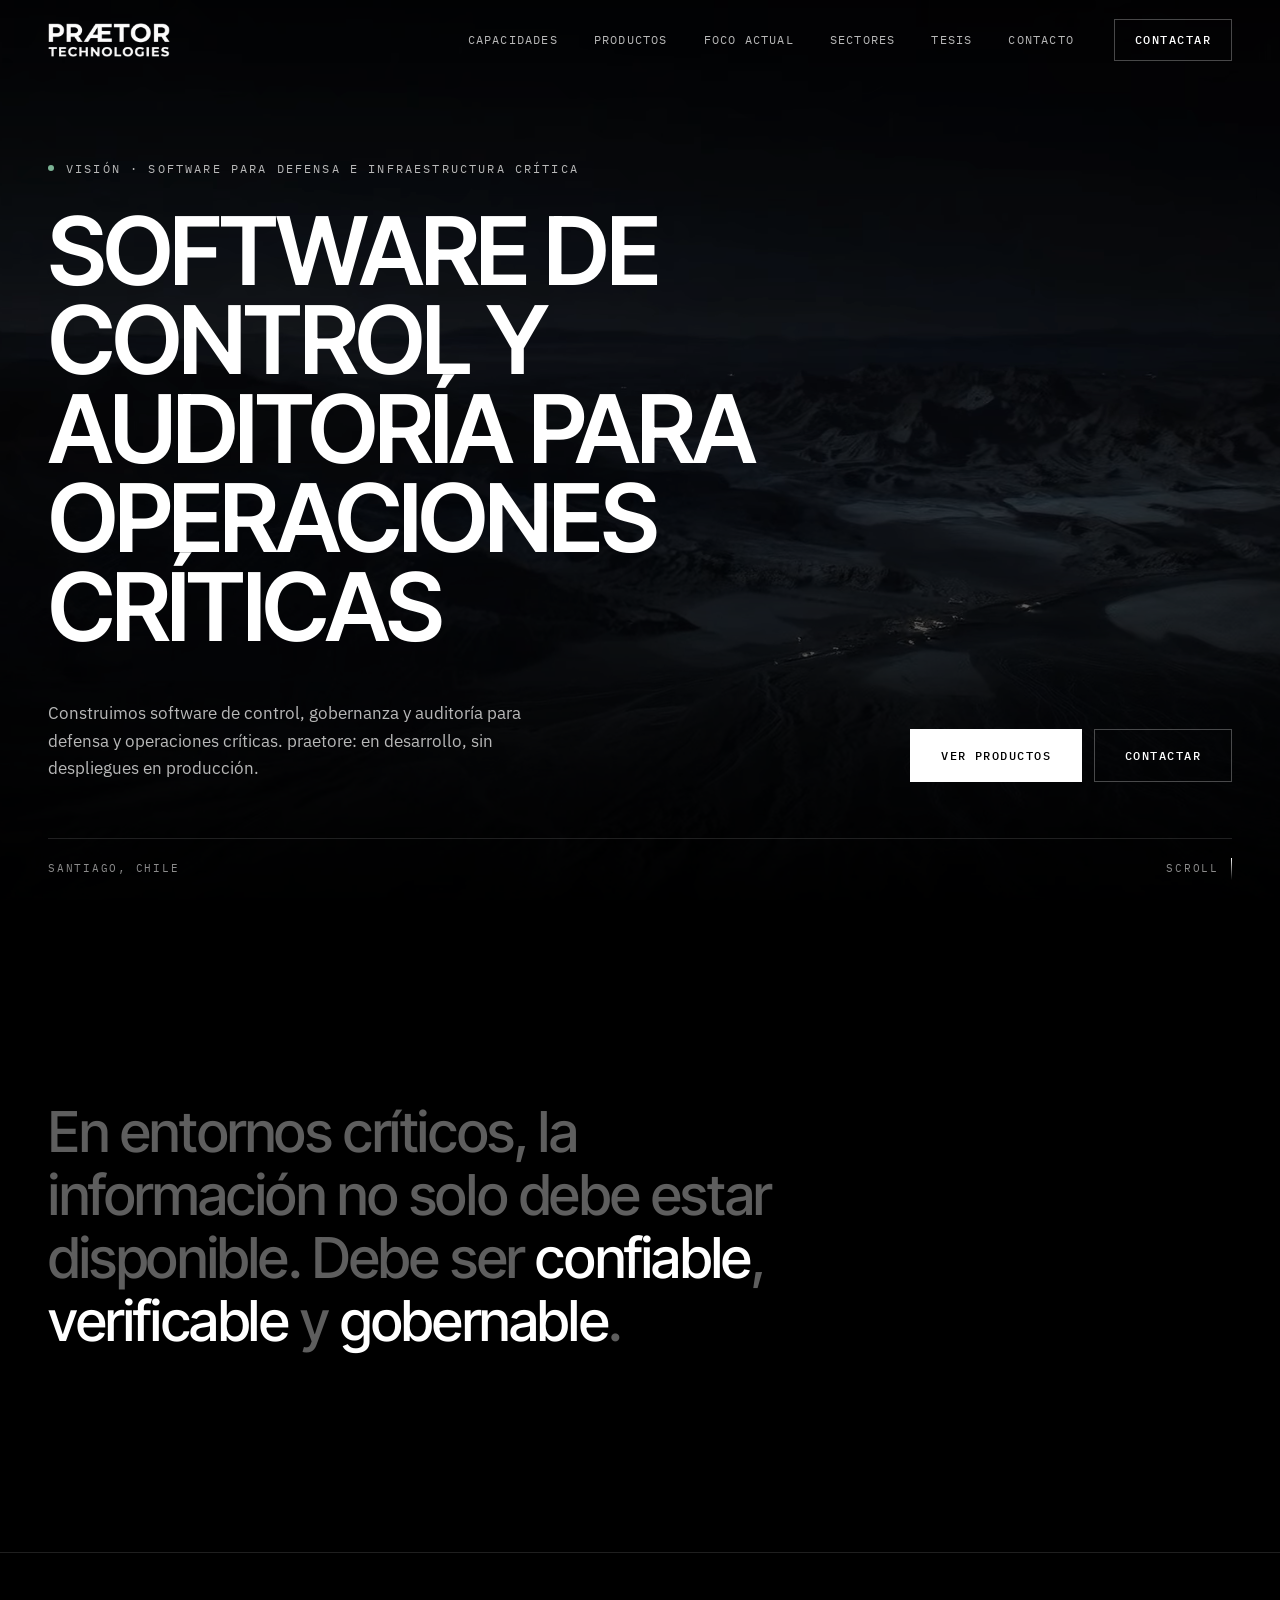
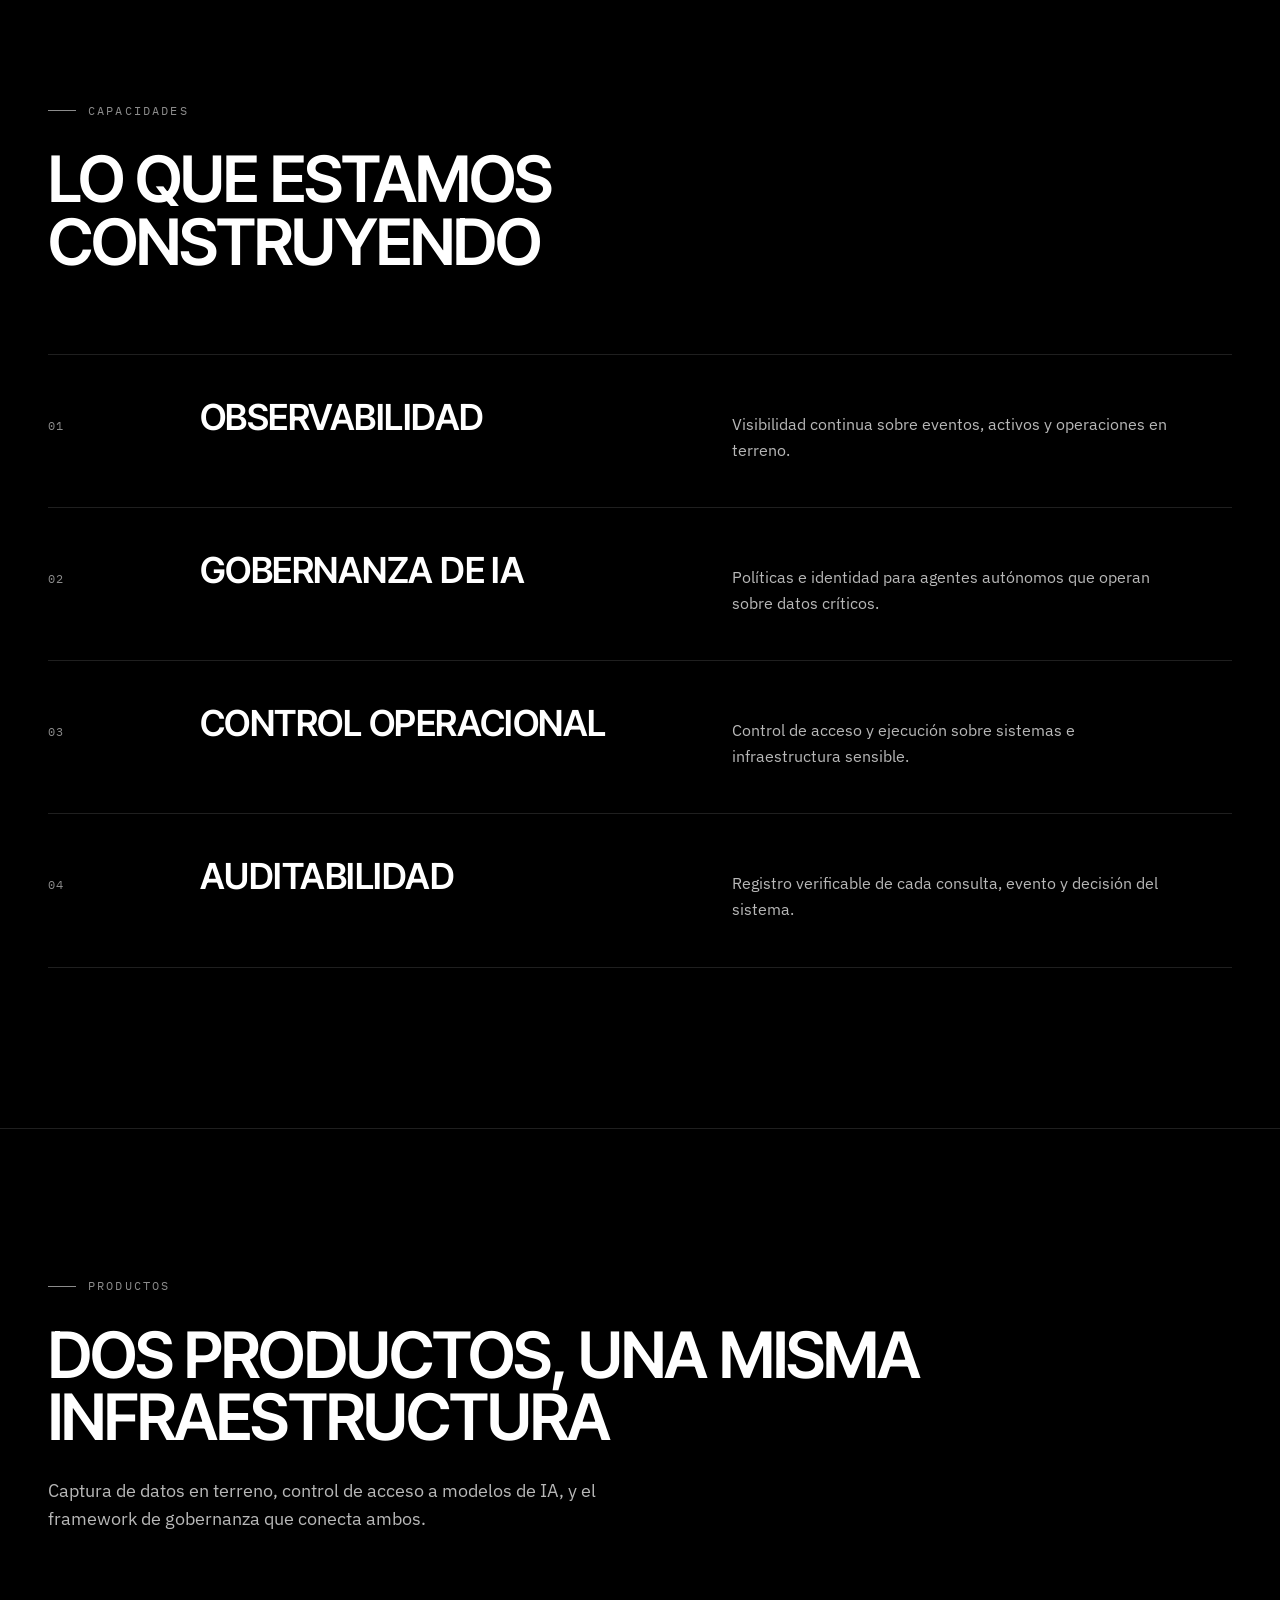
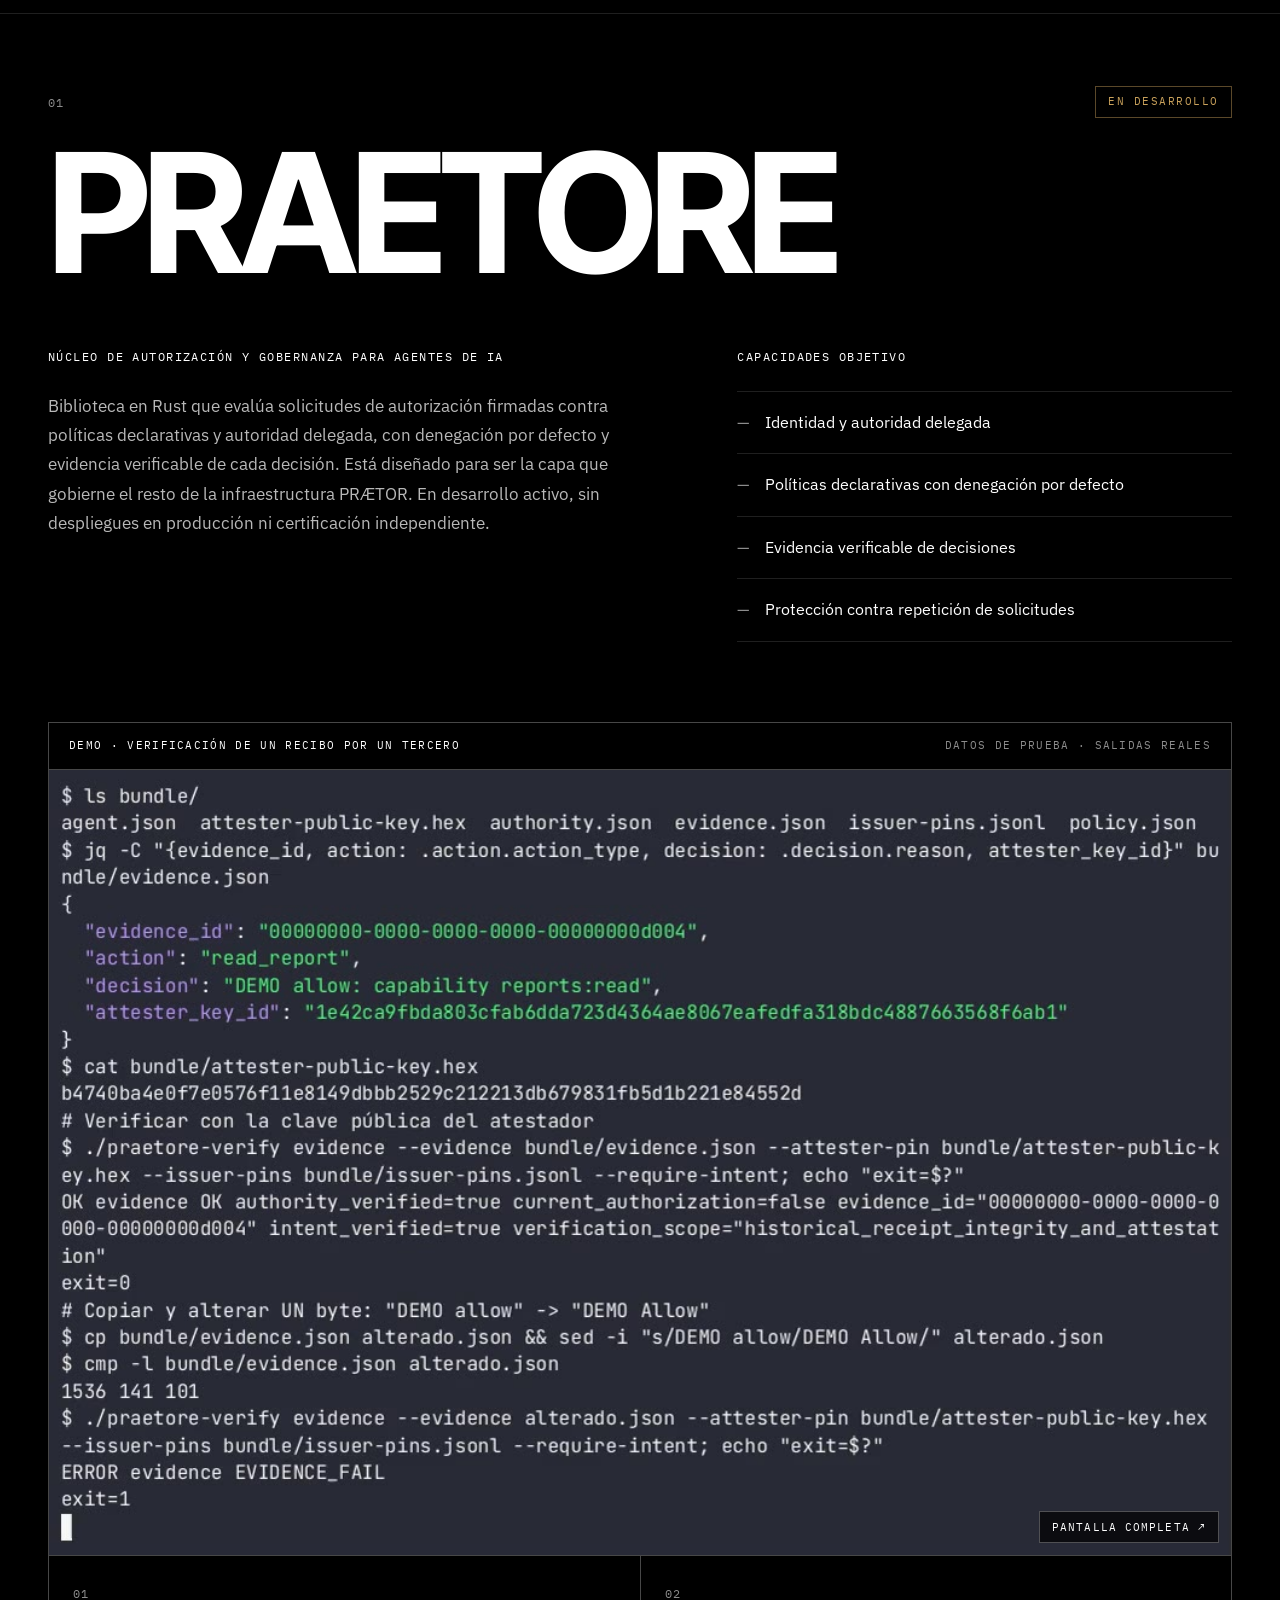
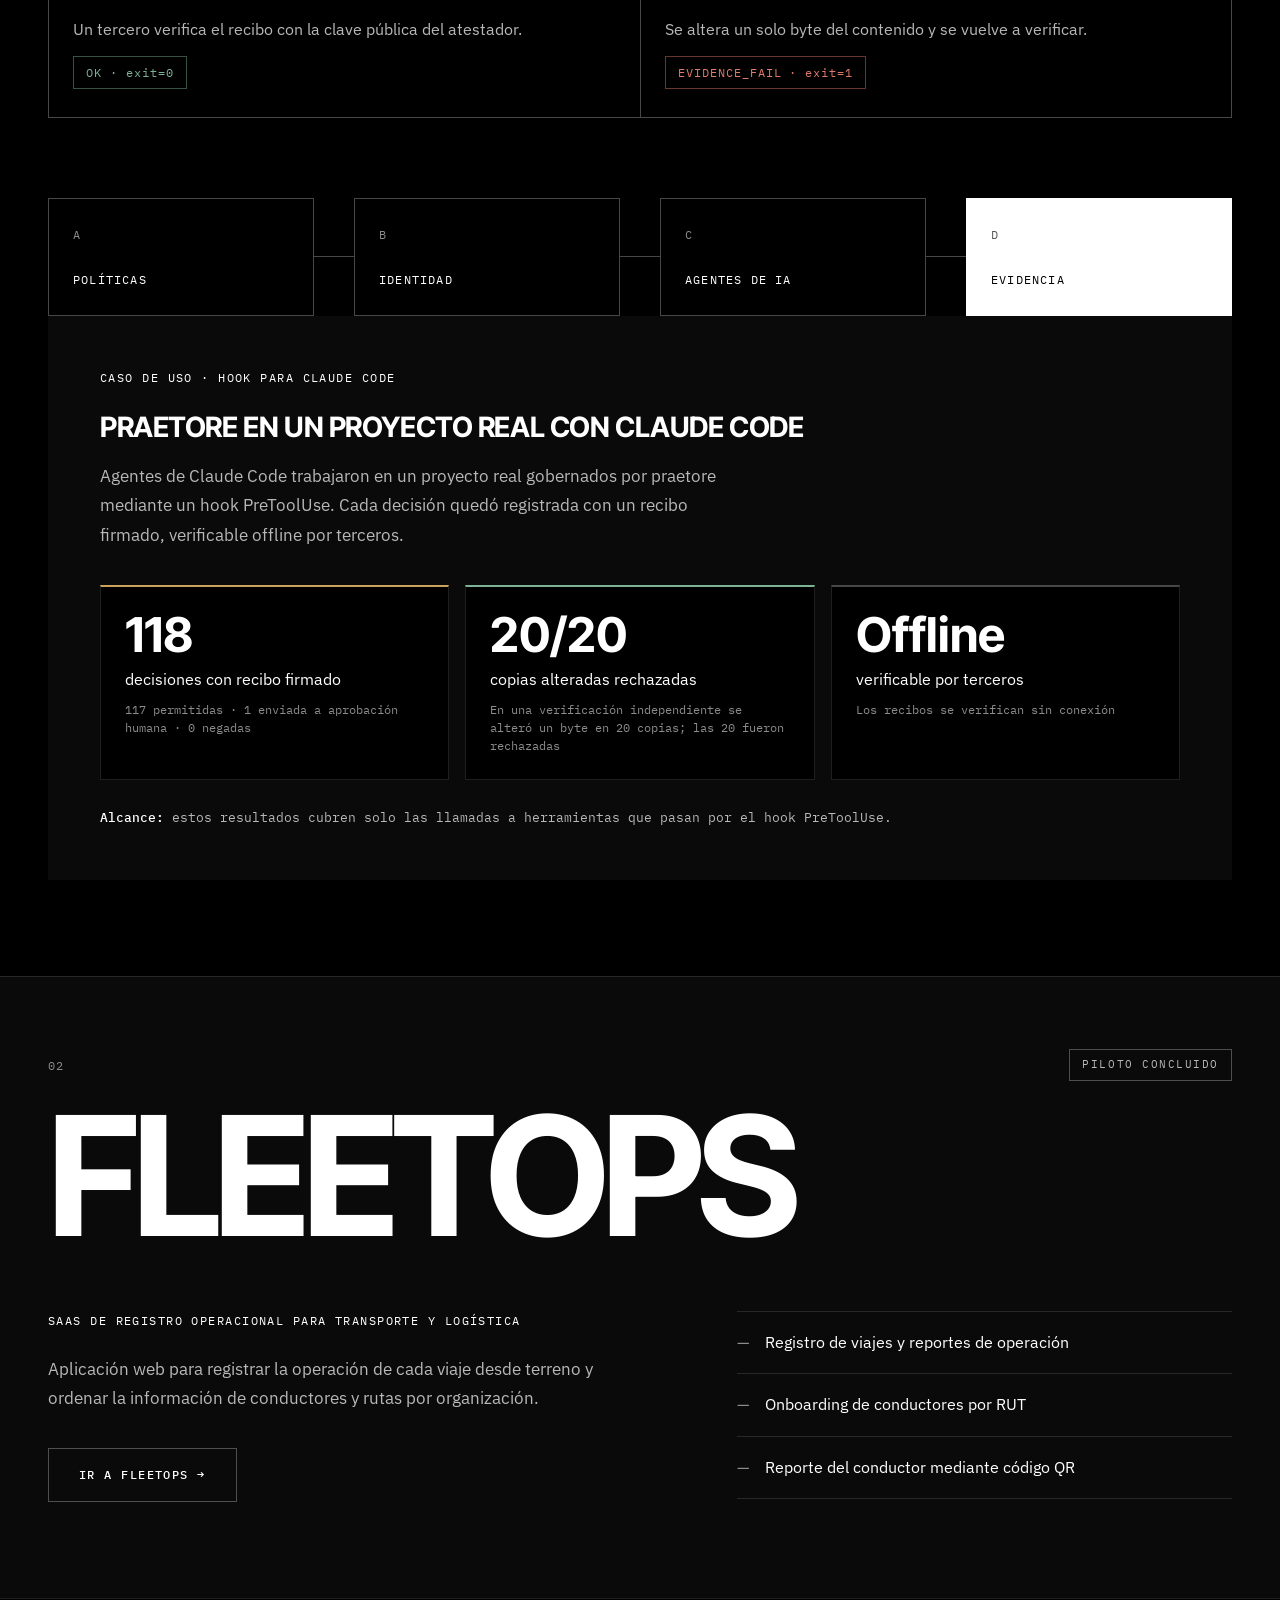
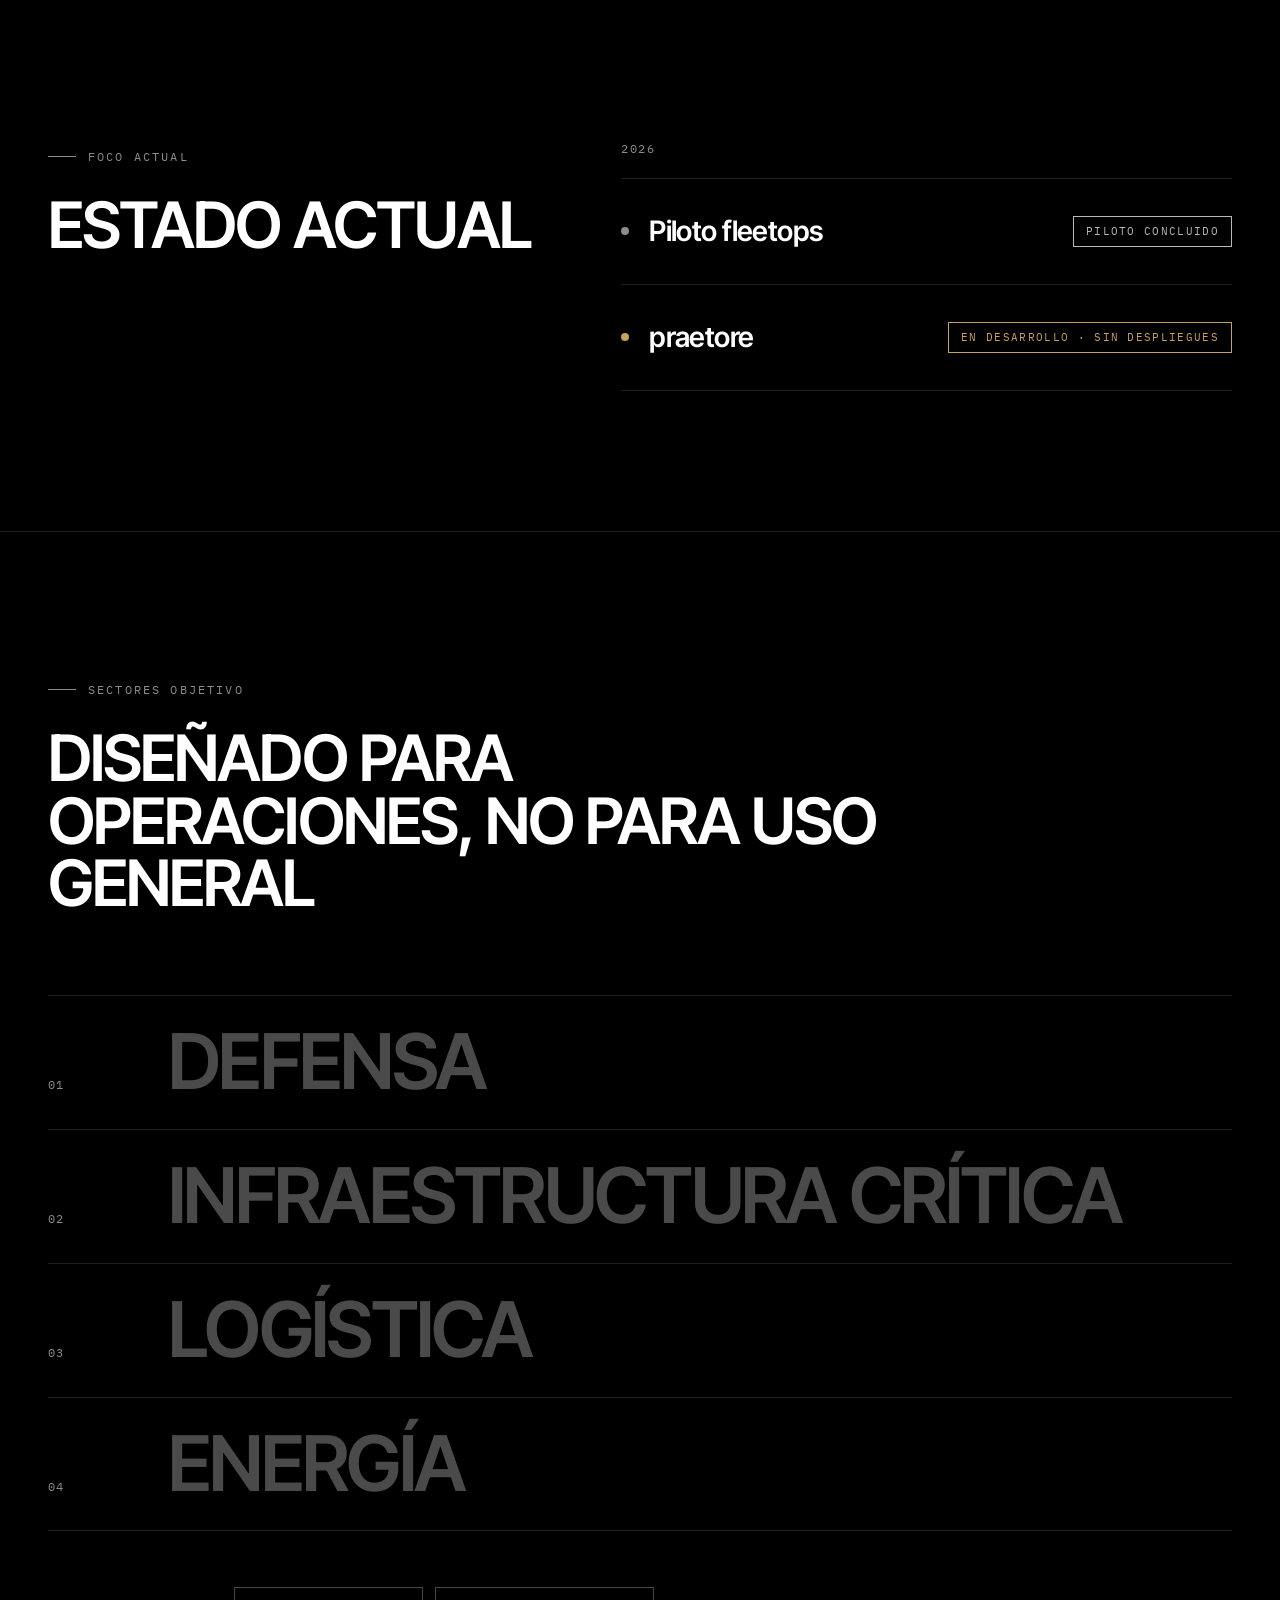
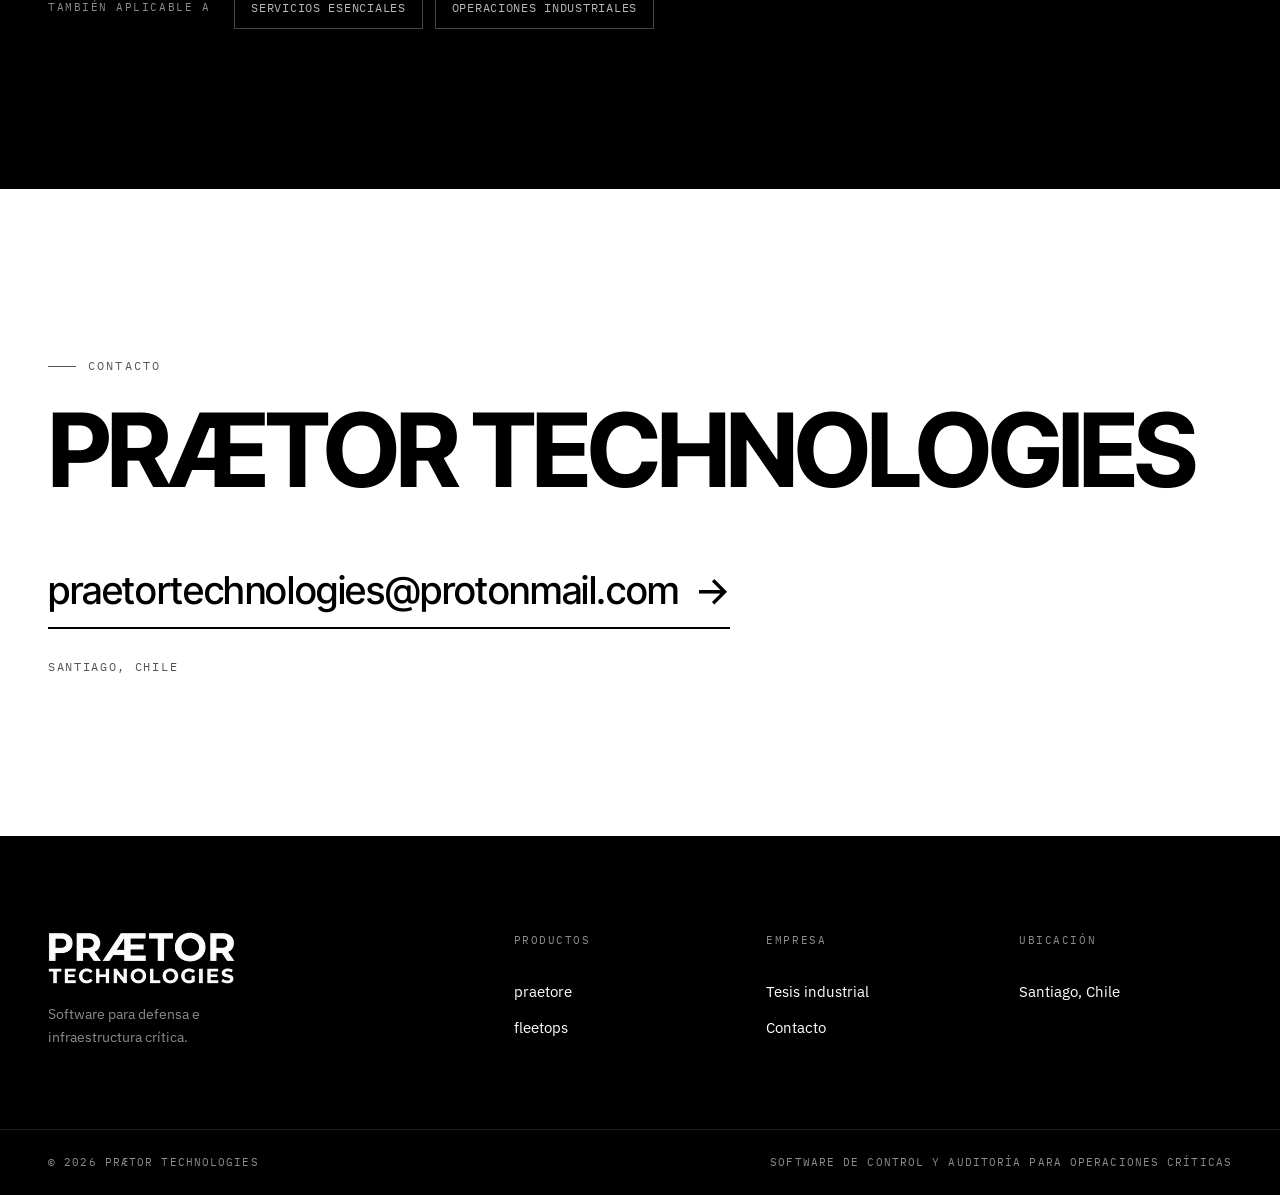
<file: index.html>
<!DOCTYPE html>
<html lang="es">
<head>
<meta charset="UTF-8">
<meta name="viewport" content="width=device-width, initial-scale=1.0">
<title>PRÆTOR TECHNOLOGIES — Software para defensa e infraestructura crítica</title>
<meta name="description" content="PRÆTOR desarrolla software de control, gobernanza y auditoría para defensa y operaciones críticas. praetore: en desarrollo, sin despliegues en producción.">
<link rel="preconnect" href="https://fonts.googleapis.com">
<link rel="preconnect" href="https://fonts.gstatic.com" crossorigin>
<link href="https://fonts.googleapis.com/css2?family=Inter+Tight:wght@500;600;700&family=IBM+Plex+Sans:wght@400;500;600&family=IBM+Plex+Mono:wght@400;500;600&display=swap" rel="stylesheet">
<link rel="stylesheet" href="style.css">
<link rel="icon" type="image/png" sizes="32x32" href="assets/favicon-32.png">
<link rel="icon" type="image/png" sizes="512x512" href="assets/favicon-512.png">
<link rel="apple-touch-icon" href="assets/apple-touch-icon.png">
<meta name="theme-color" content="#0B0D10">
<meta property="og:type" content="website">
<meta property="og:title" content="PRÆTOR TECHNOLOGIES — Software para defensa e infraestructura crítica">
<meta property="og:description" content="PRÆTOR desarrolla software de control, gobernanza y auditoría para defensa y operaciones críticas. praetore: en desarrollo, sin despliegues en producción.">
<meta property="og:image" content="https://praetortechnologies.vercel.app/assets/og-image.png">
<meta property="og:url" content="https://praetortechnologies.vercel.app/">
<meta property="og:site_name" content="PRÆTOR TECHNOLOGIES">
<meta property="og:locale" content="es_CL">
<link rel="canonical" href="https://praetortechnologies.vercel.app/">
<meta property="og:image:width" content="1200">
<meta property="og:image:height" content="630">
<meta name="twitter:card" content="summary_large_image">
<meta name="twitter:title" content="PRÆTOR TECHNOLOGIES — Software para defensa e infraestructura crítica">
<meta name="twitter:description" content="PRÆTOR desarrolla software de control, gobernanza y auditoría para defensa y operaciones críticas. praetore: en desarrollo, sin despliegues en producción.">
<meta name="twitter:image" content="https://praetortechnologies.vercel.app/assets/og-image.png">
</head>
<body>
<script>document.documentElement.classList.add('js');</script>

<header class="site-header header-overlay">
  <div class="wrap header-inner">
    <a href="#top" class="logo" aria-label="PRÆTOR TECHNOLOGIES — inicio">
      <picture><source type="image/webp" srcset="assets/logo-praetor-white-360.webp 1x, assets/logo-praetor-white-720.webp 2x"><img class="logo-img" src="assets/logo-praetor-white.png" alt="PRÆTOR TECHNOLOGIES" width="130" height="36"></picture>
    </a>
    <nav class="main-nav" aria-label="Navegación principal">
      <a href="#capacidades">Capacidades</a>
      <a href="#productos">Productos</a>
      <a href="#foco">Foco actual</a>
      <a href="#sectores">Sectores</a>
      <a href="tesis.html">Tesis</a>
      <a href="#contacto">Contacto</a>
    </nav>
    <a href="#contacto" class="btn btn-outline btn-small nav-cta">Contactar</a>
    <button class="menu-toggle" aria-label="Abrir menú" aria-expanded="false">
      <span></span><span></span><span></span>
    </button>
  </div>
</header>

<main id="top">

  <!-- ============ HERO ============ -->
  <section class="hero">
    <div class="hero-media" aria-hidden="true">
      <video class="hero-video" autoplay muted loop playsinline preload="none" poster="assets/hero-poster.jpg">
        <source src="assets/hero.webm" type="video/webm">
        <source src="assets/hero.mp4" type="video/mp4">
      </video>
      <div class="hero-overlay"></div>
    </div>

    <div class="wrap hero-inner">
      <p class="eyebrow"><span class="eyebrow-dot"></span>VISIÓN · SOFTWARE PARA DEFENSA E INFRAESTRUCTURA CRÍTICA</p>
      <h1 class="hero-title">Software de control y auditoría <br>para operaciones críticas</h1>
      <div class="hero-foot">
        <p class="hero-sub">Construimos software de control, gobernanza y auditoría para defensa y operaciones críticas. praetore: en desarrollo, sin despliegues en producción.</p>
        <div class="hero-actions">
          <a href="#productos" class="btn btn-primary">Ver productos</a>
          <a href="#contacto" class="btn btn-outline">Contactar</a>
        </div>
      </div>
    </div>

    <div class="wrap hero-meta" aria-hidden="true">
      <span>Santiago, Chile</span>
      <span class="hero-scroll">Scroll <i></i></span>
    </div>
  </section>

  <!-- ============ PHILOSOPHY ============ -->
  <section class="philosophy">
    <div class="wrap">
      <p class="philosophy-text reveal">
        En entornos críticos, la información no solo debe estar disponible.
        Debe ser <span class="hl">confiable</span>, <span class="hl">verificable</span> y <span class="hl">gobernable</span>.
      </p>
    </div>
  </section>

  <!-- ============ CAPABILITIES ============ -->
  <section class="capabilities" id="capacidades">
    <div class="wrap">
      <div class="section-head">
        <p class="eyebrow eyebrow-static">CAPACIDADES</p>
        <h2>Lo que estamos construyendo</h2>
      </div>

      <div class="capability-list">
        <div class="capability-row reveal">
          <span class="capability-index">01</span>
          <h3 class="capability-name">Observabilidad</h3>
          <p class="capability-desc">Visibilidad continua sobre eventos, activos y operaciones en terreno.</p>
        </div>
        <div class="capability-row reveal">
          <span class="capability-index">02</span>
          <h3 class="capability-name">Gobernanza de IA</h3>
          <p class="capability-desc">Políticas e identidad para agentes autónomos que operan sobre datos críticos.</p>
        </div>
        <div class="capability-row reveal">
          <span class="capability-index">03</span>
          <h3 class="capability-name">Control operacional</h3>
          <p class="capability-desc">Control de acceso y ejecución sobre sistemas e infraestructura sensible.</p>
        </div>
        <div class="capability-row reveal">
          <span class="capability-index">04</span>
          <h3 class="capability-name">Auditabilidad</h3>
          <p class="capability-desc">Registro verificable de cada consulta, evento y decisión del sistema.</p>
        </div>
      </div>
    </div>
  </section>

  <!-- ============ PRODUCTOS ============ -->
  <section class="products" id="productos">
    <div class="wrap">
      <div class="section-head">
        <p class="eyebrow eyebrow-static">PRODUCTOS</p>
        <h2>Dos productos, una misma infraestructura</h2>
        <p class="section-lede">Captura de datos en terreno, control de acceso a modelos de IA, y el framework de gobernanza que conecta ambos.</p>
      </div>
    </div>

    <article class="product reveal">
      <div class="wrap">
        <div class="product-head">
          <span class="product-index">01</span>
          <span class="product-status status-dev">EN DESARROLLO</span>
        </div>
        <h3 class="product-name">praetore</h3>
        <div class="product-body">
          <div class="product-text">
            <p class="product-kicker">Núcleo de autorización y gobernanza para agentes de IA</p>
            <p class="product-desc">Biblioteca en Rust que evalúa solicitudes de autorización firmadas contra políticas declarativas y autoridad delegada, con denegación por defecto y evidencia verificable de cada decisión. Está diseñado para ser la capa que gobierne el resto de la infraestructura PRÆTOR. En desarrollo activo, sin despliegues en producción ni certificación independiente.</p>
          </div>
          <div class="product-side">
            <p class="product-kicker">Capacidades objetivo</p>
            <ul class="product-features">
              <li>Identidad y autoridad delegada</li>
              <li>Políticas declarativas con denegación por defecto</li>
              <li>Evidencia verificable de decisiones</li>
              <li>Protección contra repetición de solicitudes</li>
            </ul>
          </div>
        </div>
        <figure class="demo">
          <div class="demo-bar">
            <span>Demo · Verificación de un recibo por un tercero</span>
            <span>Datos de prueba · Salidas reales</span>
          </div>
          <div class="demo-screen">
            <video class="demo-video" muted loop playsinline preload="none" poster="assets/praetore-demo-poster.jpg" aria-label="Grabación de terminal: un tercero verifica un recibo de praetore y el verificador lo acepta; al alterar un solo byte, lo rechaza.">
              <source src="assets/praetore-demo.mp4" type="video/mp4">
            </video>
            <button class="demo-expand" type="button" aria-label="Ver demo en pantalla completa">Pantalla completa ↗</button>
          </div>
          <figcaption class="demo-steps">
            <div class="demo-step">
              <span class="demo-step-index">01</span>
              <p>Un tercero verifica el recibo con la clave pública del atestador.</p>
              <code class="demo-result demo-ok">OK · exit=0</code>
            </div>
            <div class="demo-step">
              <span class="demo-step-index">02</span>
              <p>Se altera un solo byte del contenido y se vuelve a verificar.</p>
              <code class="demo-result demo-fail">EVIDENCE_FAIL · exit=1</code>
            </div>
          </figcaption>
        </figure>
        <div class="flow-diagram" aria-label="Flujo: Políticas, Identidad, Agentes de IA, Evidencia">
          <div class="flow-node"><span>A</span>Políticas</div>
          <div class="flow-connector" aria-hidden="true"></div>
          <div class="flow-node"><span>B</span>Identidad</div>
          <div class="flow-connector" aria-hidden="true"></div>
          <div class="flow-node"><span>C</span>Agentes de IA</div>
          <div class="flow-connector" aria-hidden="true"></div>
          <div class="flow-node flow-node-core"><span>D</span>Evidencia</div>
        </div>

        <section class="case-study reveal" aria-labelledby="caso-claude-hook">
          <p class="product-kicker">Caso de uso · Hook para Claude Code</p>
          <h3 class="case-title" id="caso-claude-hook">praetore en un proyecto real con Claude Code</h3>
          <p class="product-desc">Agentes de Claude Code trabajaron en un proyecto real gobernados por praetore mediante un hook PreToolUse. Cada decisión quedó registrada con un recibo firmado, verificable offline por terceros.</p>
          <ul class="case-metrics">
            <li class="case-metric">
              <span class="case-value">118</span>
              <span class="case-label">decisiones con recibo firmado</span>
              <span class="case-detail">117 permitidas · 1 enviada a aprobación humana · 0 negadas</span>
            </li>
            <li class="case-metric">
              <span class="case-value">20/20</span>
              <span class="case-label">copias alteradas rechazadas</span>
              <span class="case-detail">En una verificación independiente se alteró un byte en 20 copias; las 20 fueron rechazadas</span>
            </li>
            <li class="case-metric">
              <span class="case-value">Offline</span>
              <span class="case-label">verificable por terceros</span>
              <span class="case-detail">Los recibos se verifican sin conexión</span>
            </li>
          </ul>
          <p class="case-scope"><strong>Alcance:</strong> estos resultados cubren solo las llamadas a herramientas que pasan por el hook PreToolUse.</p>
        </section>
      </div>
    </article>

    <article class="product reveal">
      <div class="wrap">
        <div class="product-head">
          <span class="product-index">02</span>
          <span class="product-status status-neutral">PILOTO CONCLUIDO</span>
        </div>
        <h3 class="product-name">fleetops</h3>
        <div class="product-body">
          <div class="product-text">
            <p class="product-kicker">SaaS de registro operacional para transporte y logística</p>
            <p class="product-desc">Aplicación web para registrar la operación de cada viaje desde terreno y ordenar la información de conductores y rutas por organización.</p>
            <a href="https://praetor-fleetops.vercel.app" target="_blank" rel="noopener" class="btn btn-outline">Ir a fleetops →</a>
          </div>
          <div class="product-side">
            <ul class="product-features">
              <li>Registro de viajes y reportes de operación</li>
              <li>Onboarding de conductores por RUT</li>
              <li>Reporte del conductor mediante código QR</li>
            </ul>
          </div>
        </div>
      </div>
    </article>
  </section>

  <!-- ============ FOCO ACTUAL ============ -->
  <section class="focus" id="foco">
    <div class="wrap focus-inner">
      <div class="section-head">
        <p class="eyebrow eyebrow-static">FOCO ACTUAL</p>
        <h2>Estado actual</h2>
      </div>

      <div class="timeline">
        <p class="timeline-year">2026</p>
        <ul class="timeline-list">
          <li class="timeline-item reveal">
            <span class="timeline-marker marker-planned" aria-hidden="true"></span>
            <span class="timeline-label">Piloto fleetops</span>
            <span class="timeline-status status-neutral">PILOTO CONCLUIDO</span>
          </li>
          <li class="timeline-item reveal">
            <span class="timeline-marker marker-active" aria-hidden="true"></span>
            <span class="timeline-label">praetore</span>
            <span class="timeline-status status-dev">EN DESARROLLO · SIN DESPLIEGUES</span>
          </li>
        </ul>
      </div>
    </div>
  </section>

  <!-- ============ SECTORS ============ -->
  <section class="sectors" id="sectores">
    <div class="wrap">
      <div class="section-head">
        <p class="eyebrow eyebrow-static">SECTORES OBJETIVO</p>
        <h2>Diseñado para operaciones, no para uso general</h2>
      </div>

      <ul class="sector-list">
        <li class="sector-row reveal"><span class="sector-index">01</span><span class="sector-name">Defensa</span></li>
        <li class="sector-row reveal"><span class="sector-index">02</span><span class="sector-name">Infraestructura crítica</span></li>
        <li class="sector-row reveal"><span class="sector-index">03</span><span class="sector-name">Logística</span></li>
        <li class="sector-row reveal"><span class="sector-index">04</span><span class="sector-name">Energía</span></li>
      </ul>

      <div class="sector-secondary">
        <p class="sector-secondary-label">También aplicable a</p>
        <div class="sector-secondary-list">
          <span>Servicios esenciales</span>
          <span>Operaciones industriales</span>
        </div>
      </div>
    </div>
  </section>

  <!-- ============ CONTACT ============ -->
  <section class="contact" id="contacto">
    <div class="wrap">
      <p class="eyebrow eyebrow-static">CONTACTO</p>
      <h2 class="contact-title">PRÆTOR TECHNOLOGIES</h2>
      <a href="mailto:praetortechnologies@protonmail.com" class="contact-email">praetortechnologies@protonmail.com <span aria-hidden="true">→</span></a>
      <p class="contact-line">Santiago, Chile</p>
    </div>
  </section>

</main>

<footer class="site-footer">
  <div class="wrap footer-grid">
    <div class="footer-brand">
      <div class="logo footer-logo">
        <picture><source type="image/webp" srcset="assets/logo-praetor-white-360.webp 1x, assets/logo-praetor-white-720.webp 2x"><img class="logo-img" src="assets/logo-praetor-white.png" alt="PRÆTOR TECHNOLOGIES" width="180" height="50"></picture>
      </div>
      <p class="footer-tagline">Software para defensa e infraestructura crítica.</p>
    </div>

    <div class="footer-col">
      <p class="footer-col-title">Productos</p>
      <a href="#productos">praetore</a>
      <a href="https://praetor-fleetops.vercel.app" target="_blank" rel="noopener">fleetops</a>
    </div>

    <div class="footer-col">
      <p class="footer-col-title">Empresa</p>
      <a href="tesis.html">Tesis industrial</a>
      <a href="#contacto">Contacto</a>
    </div>

    <div class="footer-col">
      <p class="footer-col-title">Ubicación</p>
      <span class="footer-static">Santiago, Chile</span>
    </div>
  </div>

  <div class="wrap footer-bottom">
    <span>© <span class="year"></span> PRÆTOR TECHNOLOGIES</span>
    <span class="footer-tag">Software de control y auditoría para operaciones críticas</span>
  </div>
</footer>

<script src="script.js"></script>
</body>
</html>
</file>
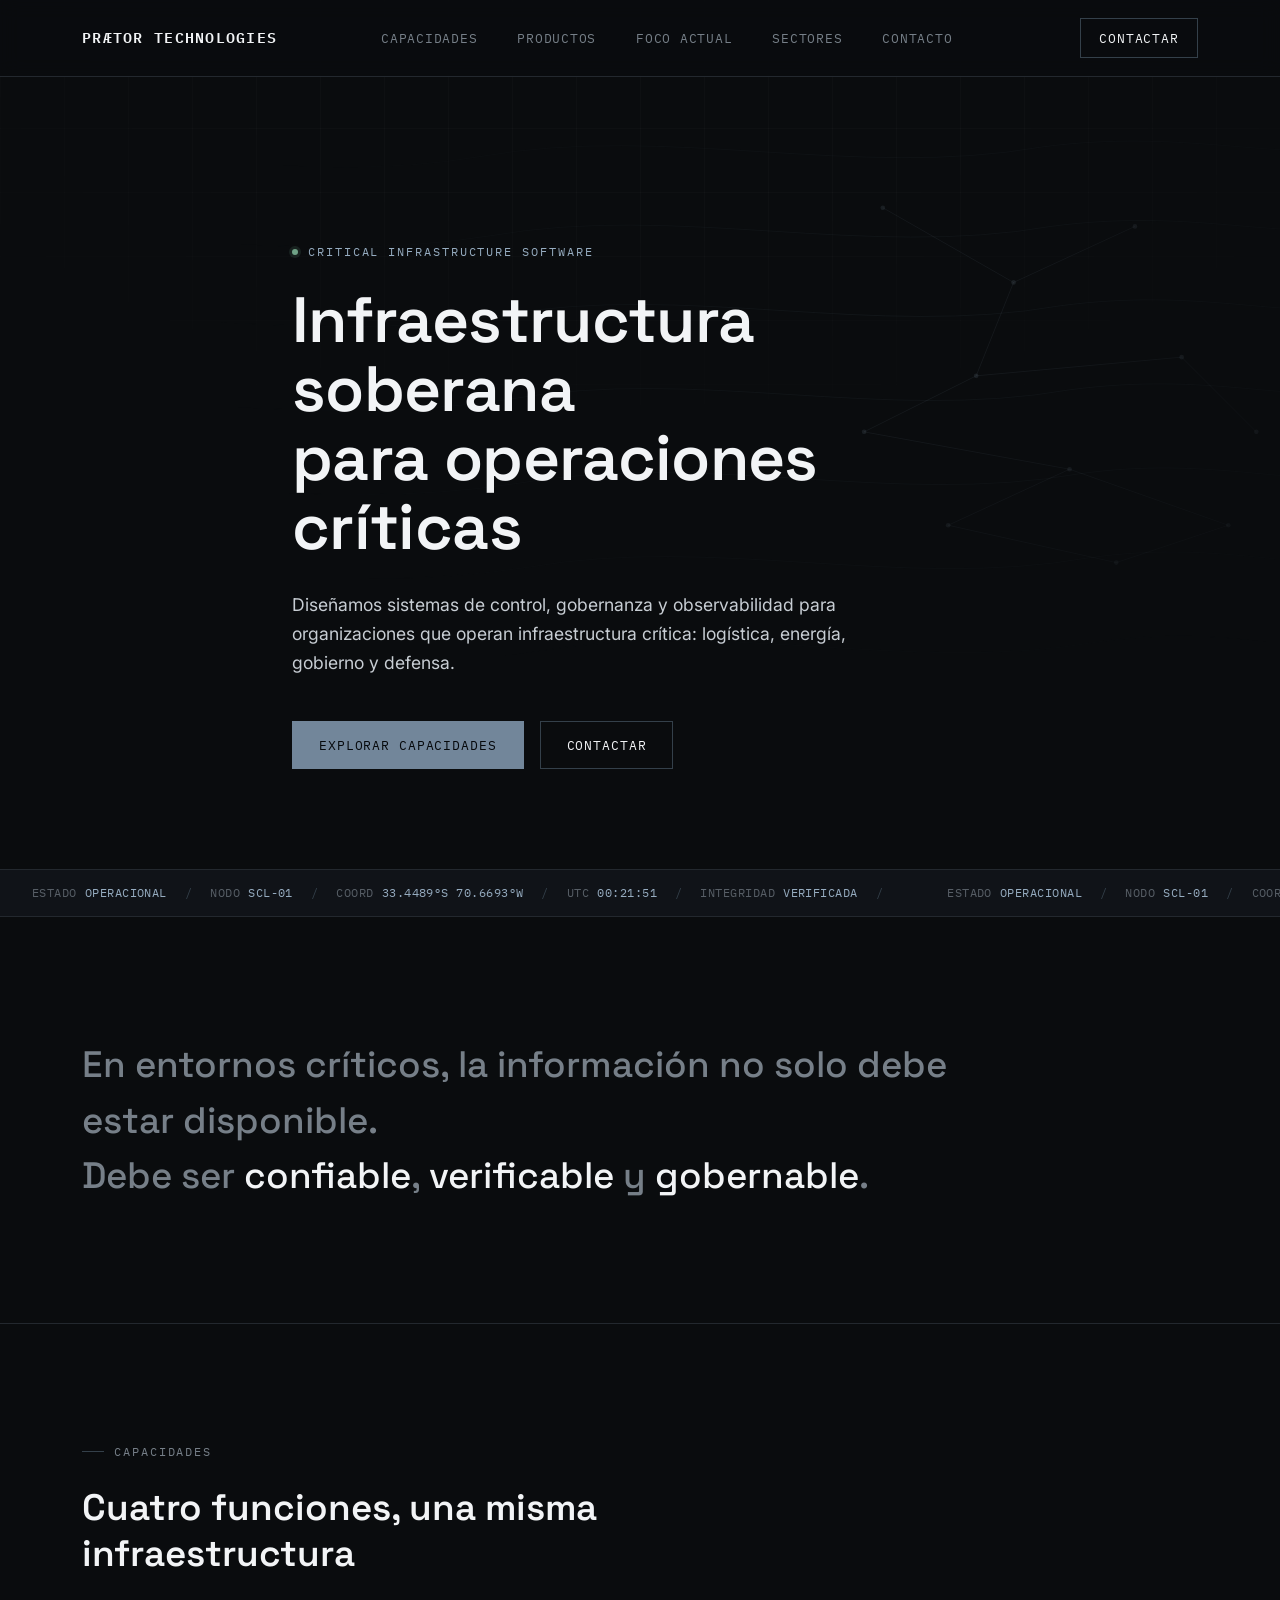
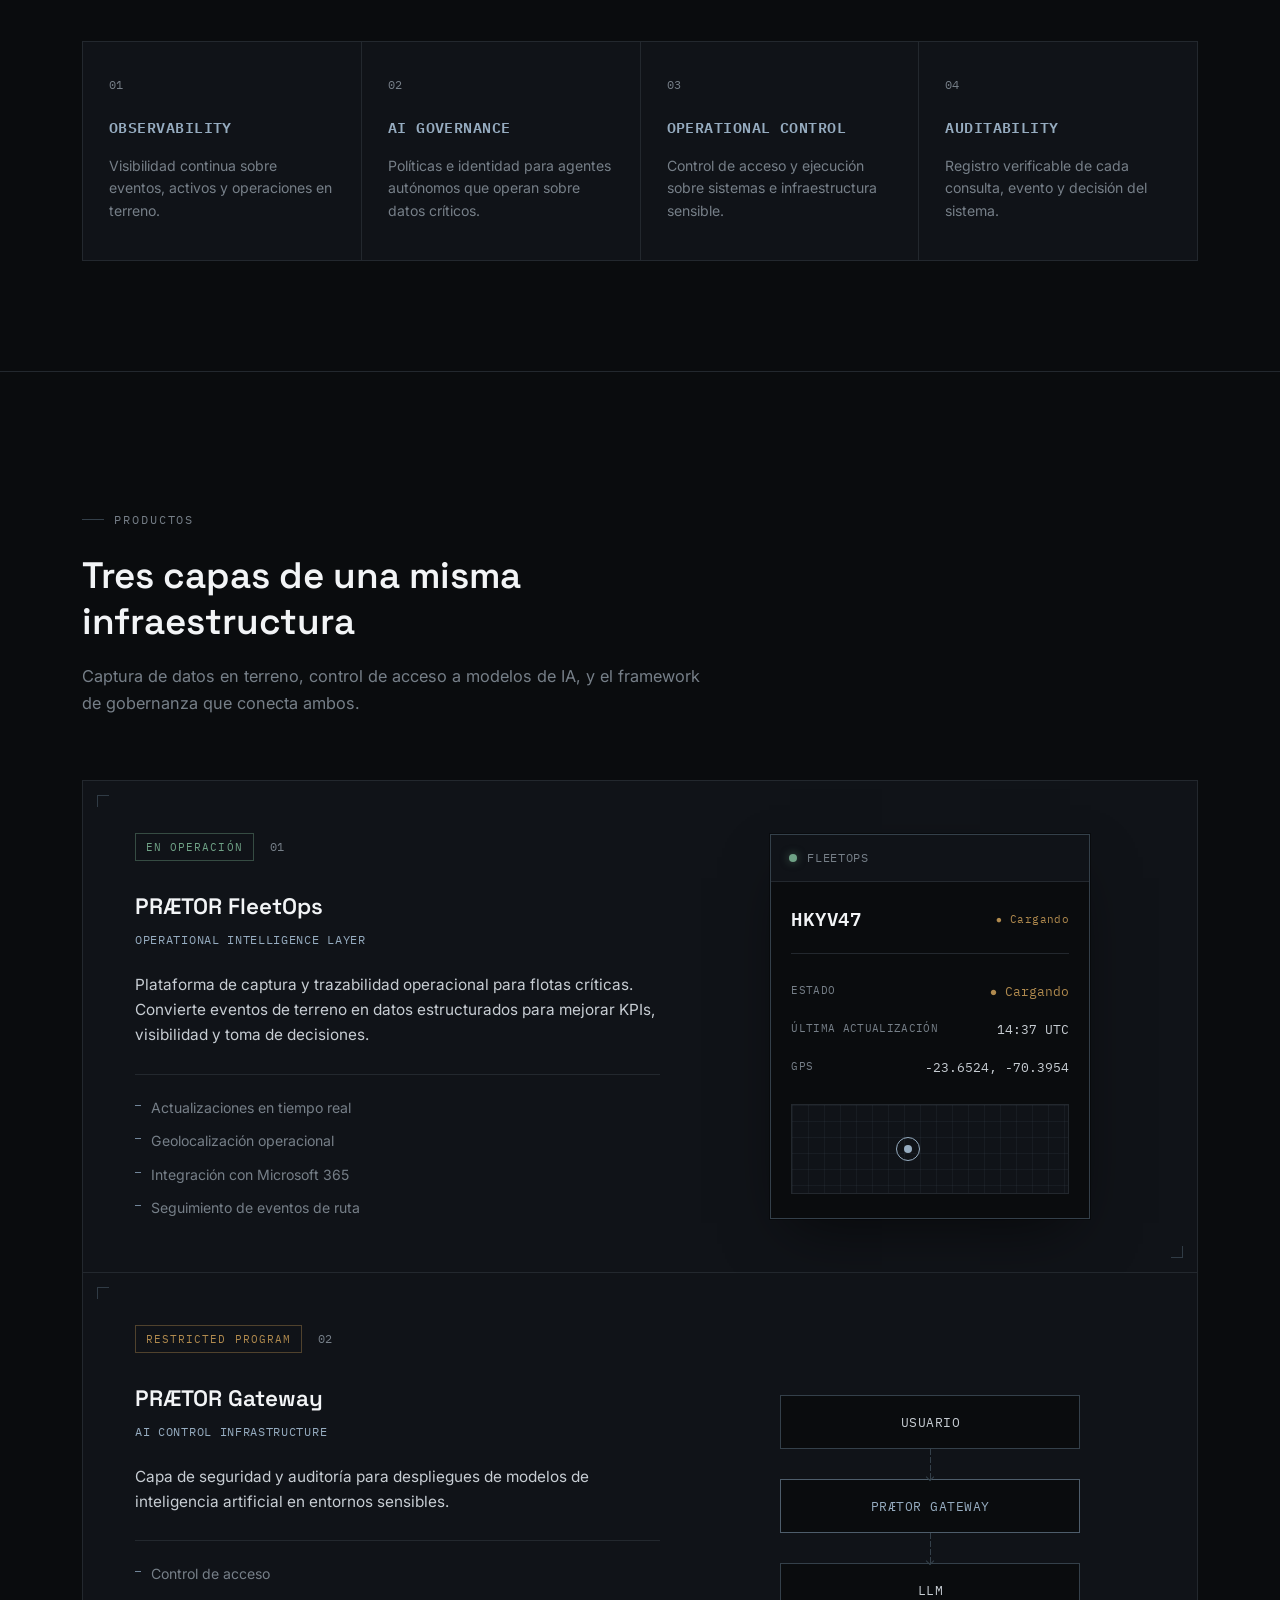
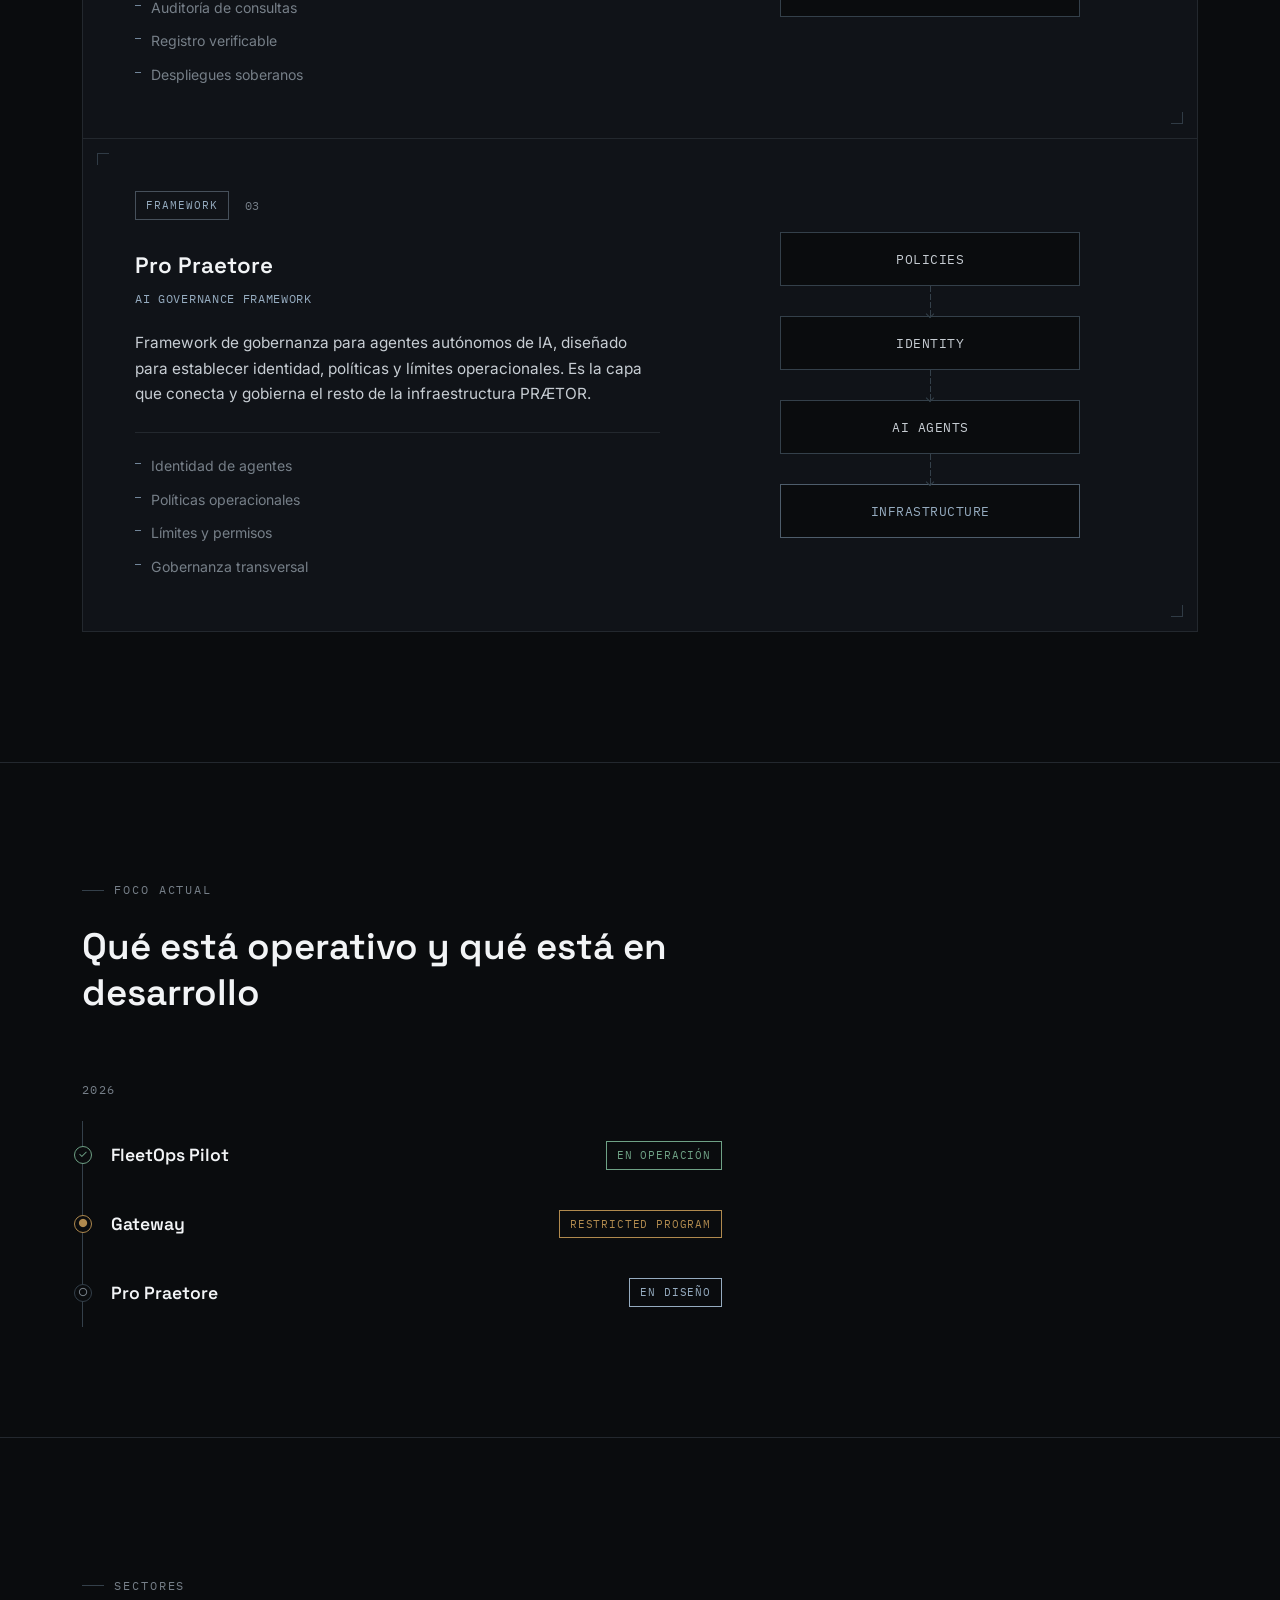
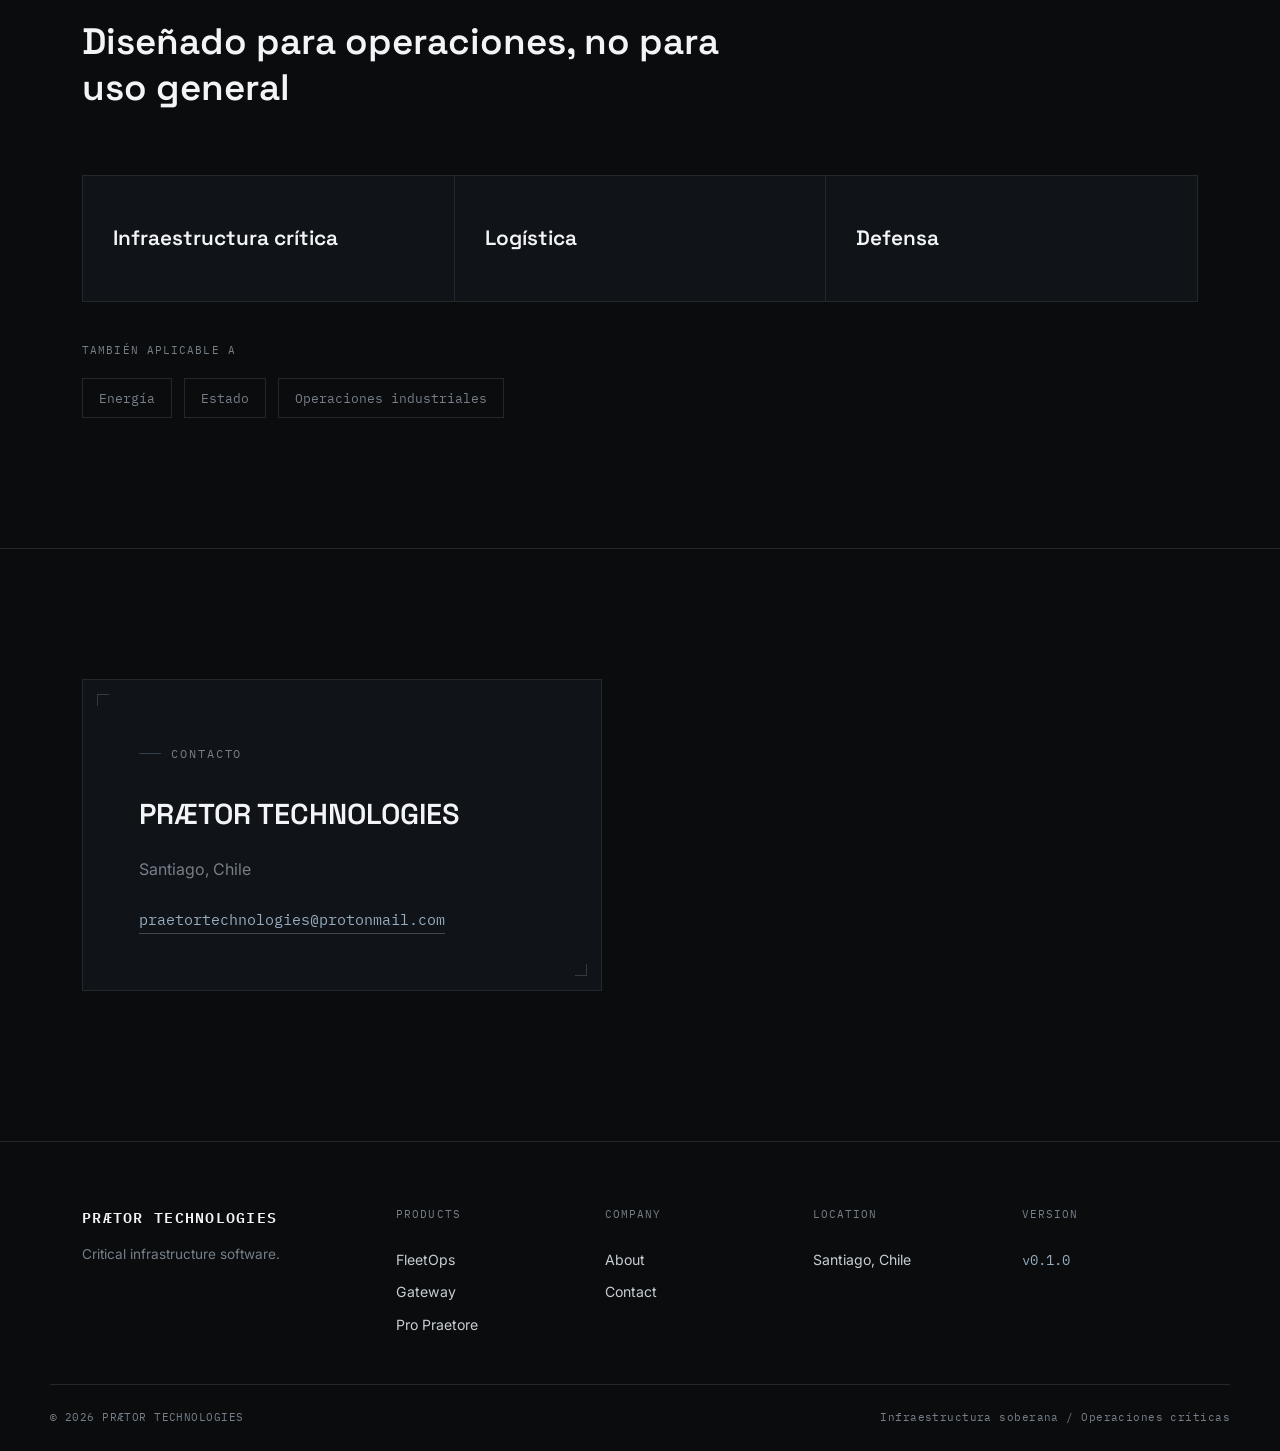
<file: PRÆTOR TECHNOLOGIES/index.html>
<!DOCTYPE html>
<html lang="es">
<head>
<meta charset="UTF-8">
<meta name="viewport" content="width=device-width, initial-scale=1.0">
<title>PRÆTOR TECHNOLOGIES — Software para infraestructura crítica</title>
<meta name="description" content="PRÆTOR diseña sistemas de control, gobernanza y observabilidad para organizaciones que operan infraestructura crítica.">
<link rel="preconnect" href="https://fonts.googleapis.com">
<link rel="preconnect" href="https://fonts.gstatic.com" crossorigin>
<link href="https://fonts.googleapis.com/css2?family=Space+Grotesk:wght@400;500;600;700&family=IBM+Plex+Mono:wght@400;500;600&family=Inter:wght@400;500;600&display=swap" rel="stylesheet">
<link rel="stylesheet" href="style.css">
</head>
<body>

<div class="grid-overlay" aria-hidden="true"></div>

<header class="site-header">
  <div class="wrap header-inner">
    <a href="#top" class="logo">
    
      <span class="logo-text">PRÆTOR TECHNOLOGIES</span>
    </a>
    <nav class="main-nav" aria-label="Navegación principal">
      <a href="#capacidades">Capacidades</a>
      <a href="#productos">Productos</a>
      <a href="#foco">Foco actual</a>
      <a href="#sectores">Sectores</a>
      <a href="#contacto">Contacto</a>
    </nav>
    <a href="#contacto" class="btn btn-ghost btn-small nav-cta">Contactar</a>
    <button class="menu-toggle" aria-label="Abrir menú" aria-expanded="false">
      <span></span><span></span><span></span>
    </button>
  </div>
</header>

<main id="top">

  <!-- ============ HERO ============ -->
  <section class="hero">

    <!-- signature background: topographic contours + node network, ~4-8% opacity -->
    <div class="hero-bg" aria-hidden="true">
      <svg viewBox="0 0 1440 900" preserveAspectRatio="xMidYMid slice" xmlns="http://www.w3.org/2000/svg">
        <g class="hero-contours" fill="none" stroke="rgba(150,172,192,0.07)" stroke-width="1">
          <path d="M-50,90 C150,60 350,120 550,85 C750,50 950,110 1150,75 C1300,55 1400,90 1490,75"/>
          <path d="M-50,180 C160,150 340,205 560,170 C760,135 960,195 1160,160 C1310,140 1400,175 1490,160"/>
          <path d="M-50,270 C170,235 360,290 570,255 C770,220 970,280 1170,245 C1320,225 1410,260 1490,245"/>
          <path d="M-50,360 C180,325 350,380 580,345 C780,310 980,370 1180,335 C1330,315 1420,350 1490,335"/>
          <path d="M-50,450 C190,415 360,470 590,435 C790,400 990,460 1190,425 C1330,405 1420,440 1490,425"/>
          <path d="M-50,540 C200,505 370,560 600,525 C800,490 1000,550 1200,515 C1340,495 1420,530 1490,515"/>
          <path d="M-50,630 C210,595 380,650 610,615 C810,580 1010,640 1210,605 C1350,585 1420,620 1490,605"/>
          <path d="M-50,720 C220,685 390,740 620,705 C820,670 1020,730 1220,695 C1360,675 1420,710 1490,695"/>
        </g>
        <g class="hero-nodes" stroke="rgba(150,172,192,0.10)" stroke-width="1">
          <line x1="980" y1="140" x2="1120" y2="220"/>
          <line x1="1120" y1="220" x2="1250" y2="160"/>
          <line x1="1120" y1="220" x2="1080" y2="320"/>
          <line x1="1080" y1="320" x2="1300" y2="300"/>
          <line x1="1080" y1="320" x2="960" y2="380"/>
          <line x1="1300" y1="300" x2="1380" y2="380"/>
          <line x1="960" y1="380" x2="1180" y2="420"/>
          <line x1="1180" y1="420" x2="1050" y2="480"/>
          <line x1="1180" y1="420" x2="1350" y2="480"/>
          <line x1="1050" y1="480" x2="1230" y2="520"/>
          <line x1="1230" y1="520" x2="1350" y2="480"/>
        </g>
        <g class="hero-node-dots" fill="rgba(150,172,192,0.16)">
          <circle cx="980" cy="140" r="2.5"/>
          <circle cx="1120" cy="220" r="2.5"/>
          <circle cx="1250" cy="160" r="2.5"/>
          <circle cx="1080" cy="320" r="2.5"/>
          <circle cx="1300" cy="300" r="2.5"/>
          <circle cx="960" cy="380" r="2.5"/>
          <circle cx="1380" cy="380" r="2.5"/>
          <circle cx="1180" cy="420" r="2.5"/>
          <circle cx="1050" cy="480" r="2.5"/>
          <circle cx="1350" cy="480" r="2.5"/>
          <circle cx="1230" cy="520" r="2.5"/>
        </g>
      </svg>
    </div>

    <div class="wrap hero-inner">
      <p class="eyebrow"><span class="eyebrow-dot"></span>CRITICAL INFRASTRUCTURE SOFTWARE</p>
      <h1 class="hero-title">Infraestructura soberana<br>para operaciones críticas</h1>
      <p class="hero-sub">Diseñamos sistemas de control, gobernanza y observabilidad para organizaciones que operan infraestructura crítica: logística, energía, gobierno y defensa.</p>
      <div class="hero-actions">
        <a href="#productos" class="btn btn-primary">Explorar capacidades</a>
        <a href="#contacto" class="btn btn-outline">Contactar</a>
      </div>
    </div>

    <!-- Signature element: live telemetry / status strip, slow marquee -->
    <div class="telemetry-strip" role="presentation">
      <div class="telemetry-track">
        <div class="telemetry-inner">
          <span class="telemetry-item"><em>ESTADO</em>OPERACIONAL</span>
          <span class="telemetry-sep">/</span>
          <span class="telemetry-item"><em>NODO</em>SCL-01</span>
          <span class="telemetry-sep">/</span>
          <span class="telemetry-item"><em>COORD</em>33.4489°S 70.6693°W</span>
          <span class="telemetry-sep">/</span>
          <span class="telemetry-item"><em>UTC</em><span class="clock">--:--:--</span></span>
          <span class="telemetry-sep">/</span>
          <span class="telemetry-item"><em>INTEGRIDAD</em>VERIFICADA</span>
          <span class="telemetry-sep">/</span>
        </div>
        <div class="telemetry-inner" aria-hidden="true">
          <span class="telemetry-item"><em>ESTADO</em>OPERACIONAL</span>
          <span class="telemetry-sep">/</span>
          <span class="telemetry-item"><em>NODO</em>SCL-01</span>
          <span class="telemetry-sep">/</span>
          <span class="telemetry-item"><em>COORD</em>33.4489°S 70.6693°W</span>
          <span class="telemetry-sep">/</span>
          <span class="telemetry-item"><em>UTC</em><span class="clock">--:--:--</span></span>
          <span class="telemetry-sep">/</span>
          <span class="telemetry-item"><em>INTEGRIDAD</em>VERIFICADA</span>
          <span class="telemetry-sep">/</span>
        </div>
      </div>
    </div>
  </section>

  <!-- ============ PHILOSOPHY ============ -->
  <section class="philosophy">
    <div class="wrap">
      <p class="philosophy-text reveal">
        En entornos críticos, la información no solo debe estar disponible.<br>
        Debe ser <span class="hl">confiable</span>, <span class="hl">verificable</span> y <span class="hl">gobernable</span>.
      </p>
    </div>
  </section>

  <!-- ============ CAPABILITIES ============ -->
  <section class="capabilities" id="capacidades">
    <div class="wrap">
      <div class="section-head">
        <p class="eyebrow eyebrow-static">CAPACIDADES</p>
        <h2>Cuatro funciones, una misma infraestructura</h2>
      </div>

      <div class="capability-grid">
        <div class="capability-block reveal">
          <span class="capability-index">01</span>
          <h3 class="capability-name">Observability</h3>
          <p class="capability-desc">Visibilidad continua sobre eventos, activos y operaciones en terreno.</p>
        </div>
        <div class="capability-block reveal">
          <span class="capability-index">02</span>
          <h3 class="capability-name">AI Governance</h3>
          <p class="capability-desc">Políticas e identidad para agentes autónomos que operan sobre datos críticos.</p>
        </div>
        <div class="capability-block reveal">
          <span class="capability-index">03</span>
          <h3 class="capability-name">Operational Control</h3>
          <p class="capability-desc">Control de acceso y ejecución sobre sistemas e infraestructura sensible.</p>
        </div>
        <div class="capability-block reveal">
          <span class="capability-index">04</span>
          <h3 class="capability-name">Auditability</h3>
          <p class="capability-desc">Registro verificable de cada consulta, evento y decisión del sistema.</p>
        </div>
      </div>
    </div>
  </section>

  <!-- ============ PRODUCTS ============ -->
  <section class="products" id="productos">
    <div class="wrap">
      <div class="section-head">
        <p class="eyebrow eyebrow-static">PRODUCTOS</p>
        <h2>Tres capas de una misma infraestructura</h2>
        <p class="section-lede">Captura de datos en terreno, control de acceso a modelos de IA, y el framework de gobernanza que conecta ambos.</p>
      </div>

      <div class="product-list">

        <!-- FleetOps -->
        <article class="product-row bracket-frame reveal">
          <div class="product-text">
            <div class="product-head">
              <span class="product-status status-live">EN OPERACIÓN</span>
              <span class="product-index">01</span>
            </div>
            <h3 class="product-name">PRÆTOR FleetOps</h3>
            <p class="product-kicker">Operational Intelligence Layer</p>
            <p class="product-desc">Plataforma de captura y trazabilidad operacional para flotas críticas. Convierte eventos de terreno en datos estructurados para mejorar KPIs, visibilidad y toma de decisiones.</p>
            <ul class="product-features">
              <li>Actualizaciones en tiempo real</li>
              <li>Geolocalización operacional</li>
              <li>Integración con Microsoft 365</li>
              <li>Seguimiento de eventos de ruta</li>
            </ul>
          </div>
          <div class="product-visual">
            <div class="mockup-device">
              <div class="mockup-titlebar">
                <span class="mockup-dot"></span>
                <span class="mockup-app-name">FleetOps</span>
              </div>
              <div class="mockup-body">
                <div class="mockup-row mockup-id-row">
                  <span class="mockup-id">HKYV47</span>
                  <span class="mockup-badge">● Cargando</span>
                </div>
                <div class="mockup-divider"></div>
                <div class="mockup-field">
                  <span class="mockup-label">Estado</span>
                  <span class="mockup-value mockup-value-status">● Cargando</span>
                </div>
                <div class="mockup-field">
                  <span class="mockup-label">Última actualización</span>
                  <span class="mockup-value">14:37 UTC</span>
                </div>
                <div class="mockup-field">
                  <span class="mockup-label">GPS</span>
                  <span class="mockup-value">-23.6524, -70.3954</span>
                </div>
                <div class="mockup-map">
                  <span class="mockup-map-pulse"></span>
                </div>
              </div>
            </div>
          </div>
        </article>

        <!-- Gateway -->
        <article class="product-row bracket-frame reveal">
          <div class="product-text">
            <div class="product-head">
              <span class="product-status status-dev">RESTRICTED PROGRAM</span>
              <span class="product-index">02</span>
            </div>
            <h3 class="product-name">PRÆTOR Gateway</h3>
            <p class="product-kicker">AI Control Infrastructure</p>
            <p class="product-desc">Capa de seguridad y auditoría para despliegues de modelos de inteligencia artificial en entornos sensibles.</p>
            <ul class="product-features">
              <li>Control de acceso</li>
              <li>Auditoría de consultas</li>
              <li>Registro verificable</li>
              <li>Despliegues soberanos</li>
            </ul>
          </div>
          <div class="product-visual">
            <div class="flow-diagram">
              <div class="flow-node">Usuario</div>
              <div class="flow-connector"></div>
              <div class="flow-node flow-node-core">PRÆTOR Gateway</div>
              <div class="flow-connector"></div>
              <div class="flow-node">LLM</div>
            </div>
          </div>
        </article>

        <!-- Pro Praetore -->
        <article class="product-row bracket-frame reveal">
          <div class="product-text">
            <div class="product-head">
              <span class="product-status status-fw">FRAMEWORK</span>
              <span class="product-index">03</span>
            </div>
            <h3 class="product-name">Pro Praetore</h3>
            <p class="product-kicker">AI Governance Framework</p>
            <p class="product-desc">Framework de gobernanza para agentes autónomos de IA, diseñado para establecer identidad, políticas y límites operacionales. Es la capa que conecta y gobierna el resto de la infraestructura PRÆTOR.</p>
            <ul class="product-features">
              <li>Identidad de agentes</li>
              <li>Políticas operacionales</li>
              <li>Límites y permisos</li>
              <li>Gobernanza transversal</li>
            </ul>
          </div>
          <div class="product-visual">
            <div class="flow-diagram flow-diagram-4">
              <div class="flow-node">Policies</div>
              <div class="flow-connector"></div>
              <div class="flow-node">Identity</div>
              <div class="flow-connector"></div>
              <div class="flow-node">AI Agents</div>
              <div class="flow-connector"></div>
              <div class="flow-node flow-node-core">Infrastructure</div>
            </div>
          </div>
        </article>

      </div>
    </div>
  </section>

  <!-- ============ CURRENT FOCUS ============ -->
  <section class="focus" id="foco">
    <div class="wrap">
      <div class="section-head">
        <p class="eyebrow eyebrow-static">FOCO ACTUAL</p>
        <h2>Qué está operativo y qué está en desarrollo</h2>
      </div>

      <div class="timeline">
        <p class="timeline-year">2026</p>
        <ul class="timeline-list">
          <li class="timeline-item reveal">
            <span class="timeline-marker marker-done">✓</span>
            <span class="timeline-label">FleetOps Pilot</span>
            <span class="timeline-status status-live">EN OPERACIÓN</span>
          </li>
          <li class="timeline-item reveal">
            <span class="timeline-marker marker-active">●</span>
            <span class="timeline-label">Gateway</span>
            <span class="timeline-status status-dev">RESTRICTED PROGRAM</span>
          </li>
          <li class="timeline-item reveal">
            <span class="timeline-marker marker-planned">○</span>
            <span class="timeline-label">Pro Praetore</span>
            <span class="timeline-status status-fw">EN DISEÑO</span>
          </li>
        </ul>
      </div>
    </div>
  </section>

  <!-- ============ SECTORS ============ -->
  <section class="sectors" id="sectores">
    <div class="wrap">
      <div class="section-head">
        <p class="eyebrow eyebrow-static">SECTORES</p>
        <h2>Diseñado para operaciones, no para uso general</h2>
      </div>

      <div class="sector-grid">
        <div class="sector-primary reveal">
          <span class="sector-name">Infraestructura crítica</span>
        </div>
        <div class="sector-primary reveal">
          <span class="sector-name">Logística</span>
        </div>
        <div class="sector-primary reveal">
          <span class="sector-name">Defensa</span>
        </div>
      </div>

      <p class="sector-secondary-label">También aplicable a</p>
      <div class="sector-secondary-list">
        <span>Energía</span>
        <span>Estado</span>
        <span>Operaciones industriales</span>
      </div>
    </div>
  </section>

  <!-- ============ CONTACT ============ -->
  <section class="contact" id="contacto">
    <div class="wrap contact-inner">
      <div class="contact-block bracket-frame reveal">
        <p class="eyebrow eyebrow-static">CONTACTO</p>
        <h2 class="contact-title">PRÆTOR TECHNOLOGIES</h2>
        <p class="contact-line">Santiago, Chile</p>
        <a href="mailto:praetortechnologies@protonmail.com" class="contact-email">praetortechnologies@protonmail.com</a>
      </div>
    </div>
  </section>

</main>

<footer class="site-footer">
  <div class="wrap footer-grid">
    <div class="footer-brand">
      <div class="logo footer-logo">
       
        <span class="logo-text">PRÆTOR TECHNOLOGIES</span>
      </div>
      <p class="footer-tagline">Critical infrastructure software.</p>
    </div>

    <div class="footer-col">
      <p class="footer-col-title">Products</p>
      <a href="#productos">FleetOps</a>
      <a href="#productos">Gateway</a>
      <a href="#productos">Pro Praetore</a>
    </div>

    <div class="footer-col">
      <p class="footer-col-title">Company</p>
      <a href="#capacidades">About</a>
      <a href="#contacto">Contact</a>
    </div>

    <div class="footer-col">
      <p class="footer-col-title">Location</p>
      <span class="footer-static">Santiago, Chile</span>
    </div>

    <div class="footer-col">
      <p class="footer-col-title">Version</p>
      <span class="footer-static footer-version">v0.1.0</span>
    </div>
  </div>

  <div class="wrap footer-bottom">
    <span>© <span class="year"></span> PRÆTOR TECHNOLOGIES</span>
    <span class="footer-tag">Infraestructura soberana / Operaciones críticas</span>
  </div>
</footer>

<script src="script.js"></script>
</body>
</html>
</file>
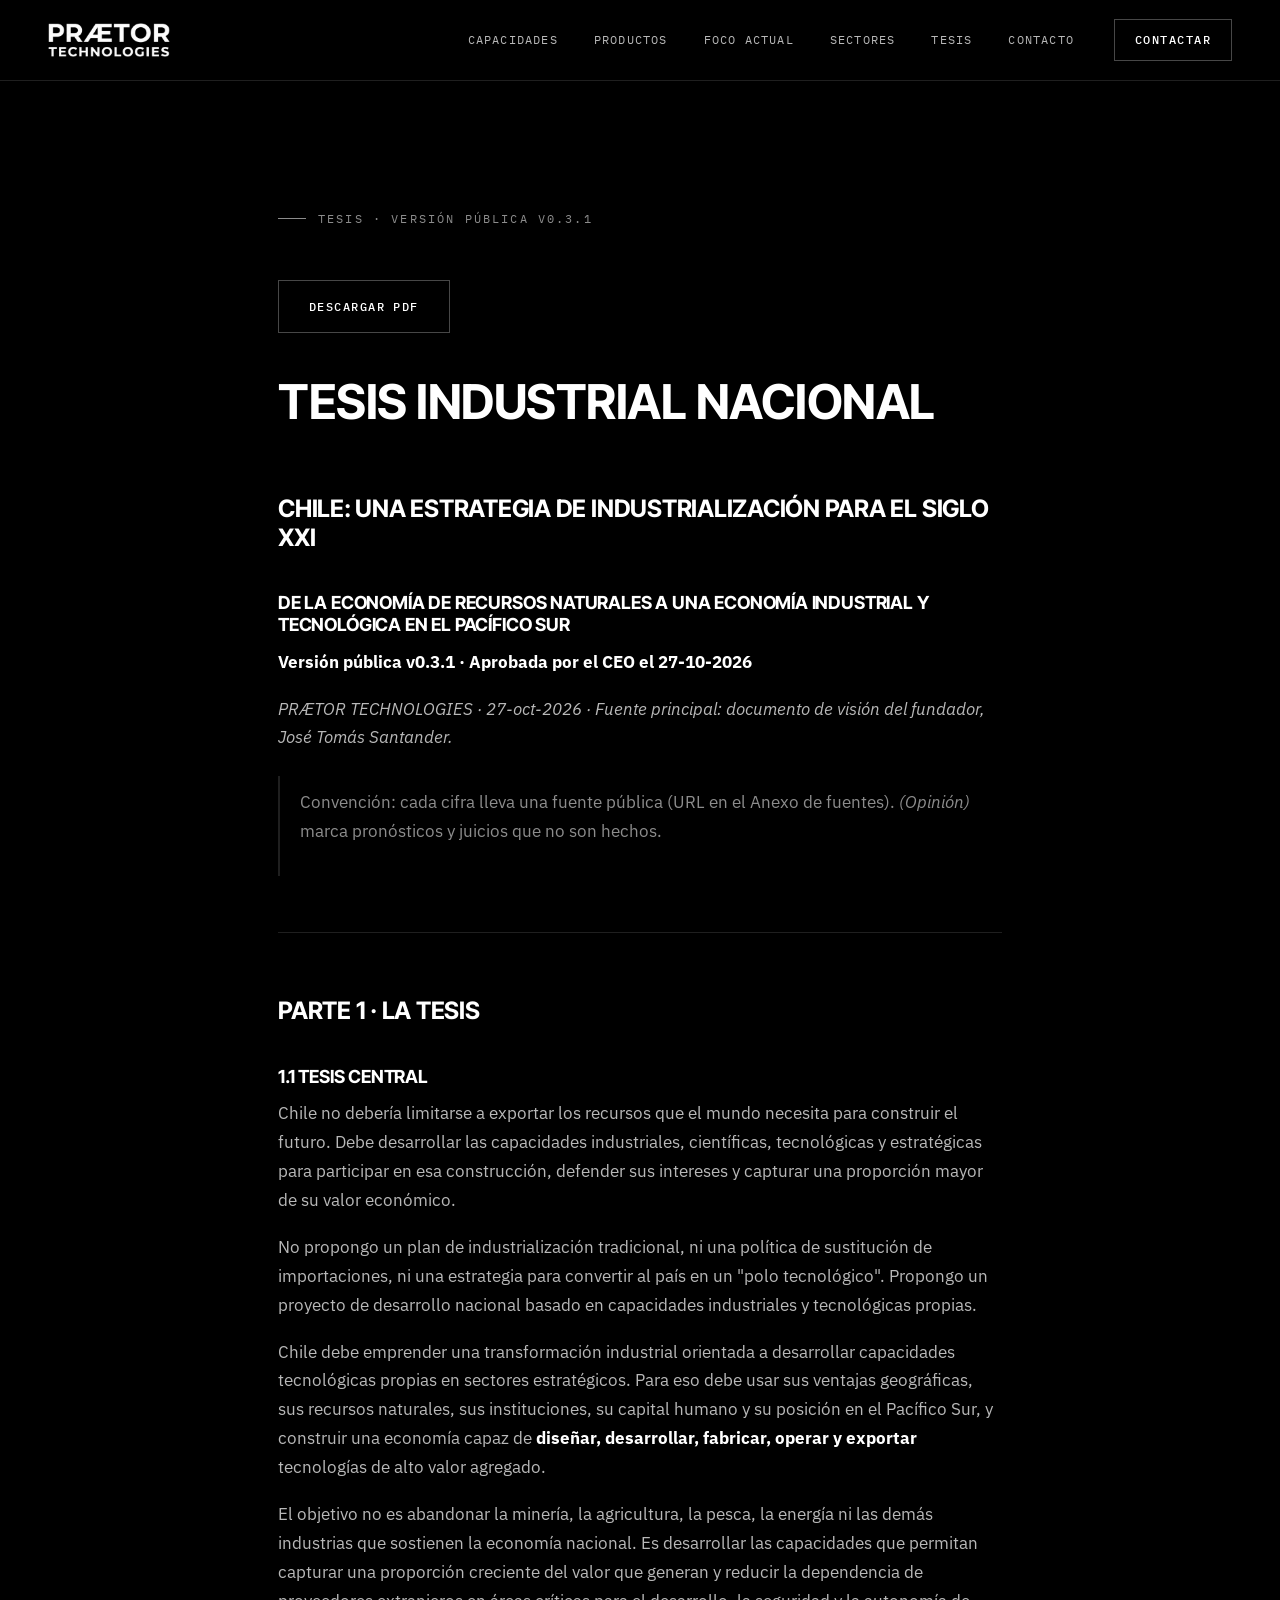
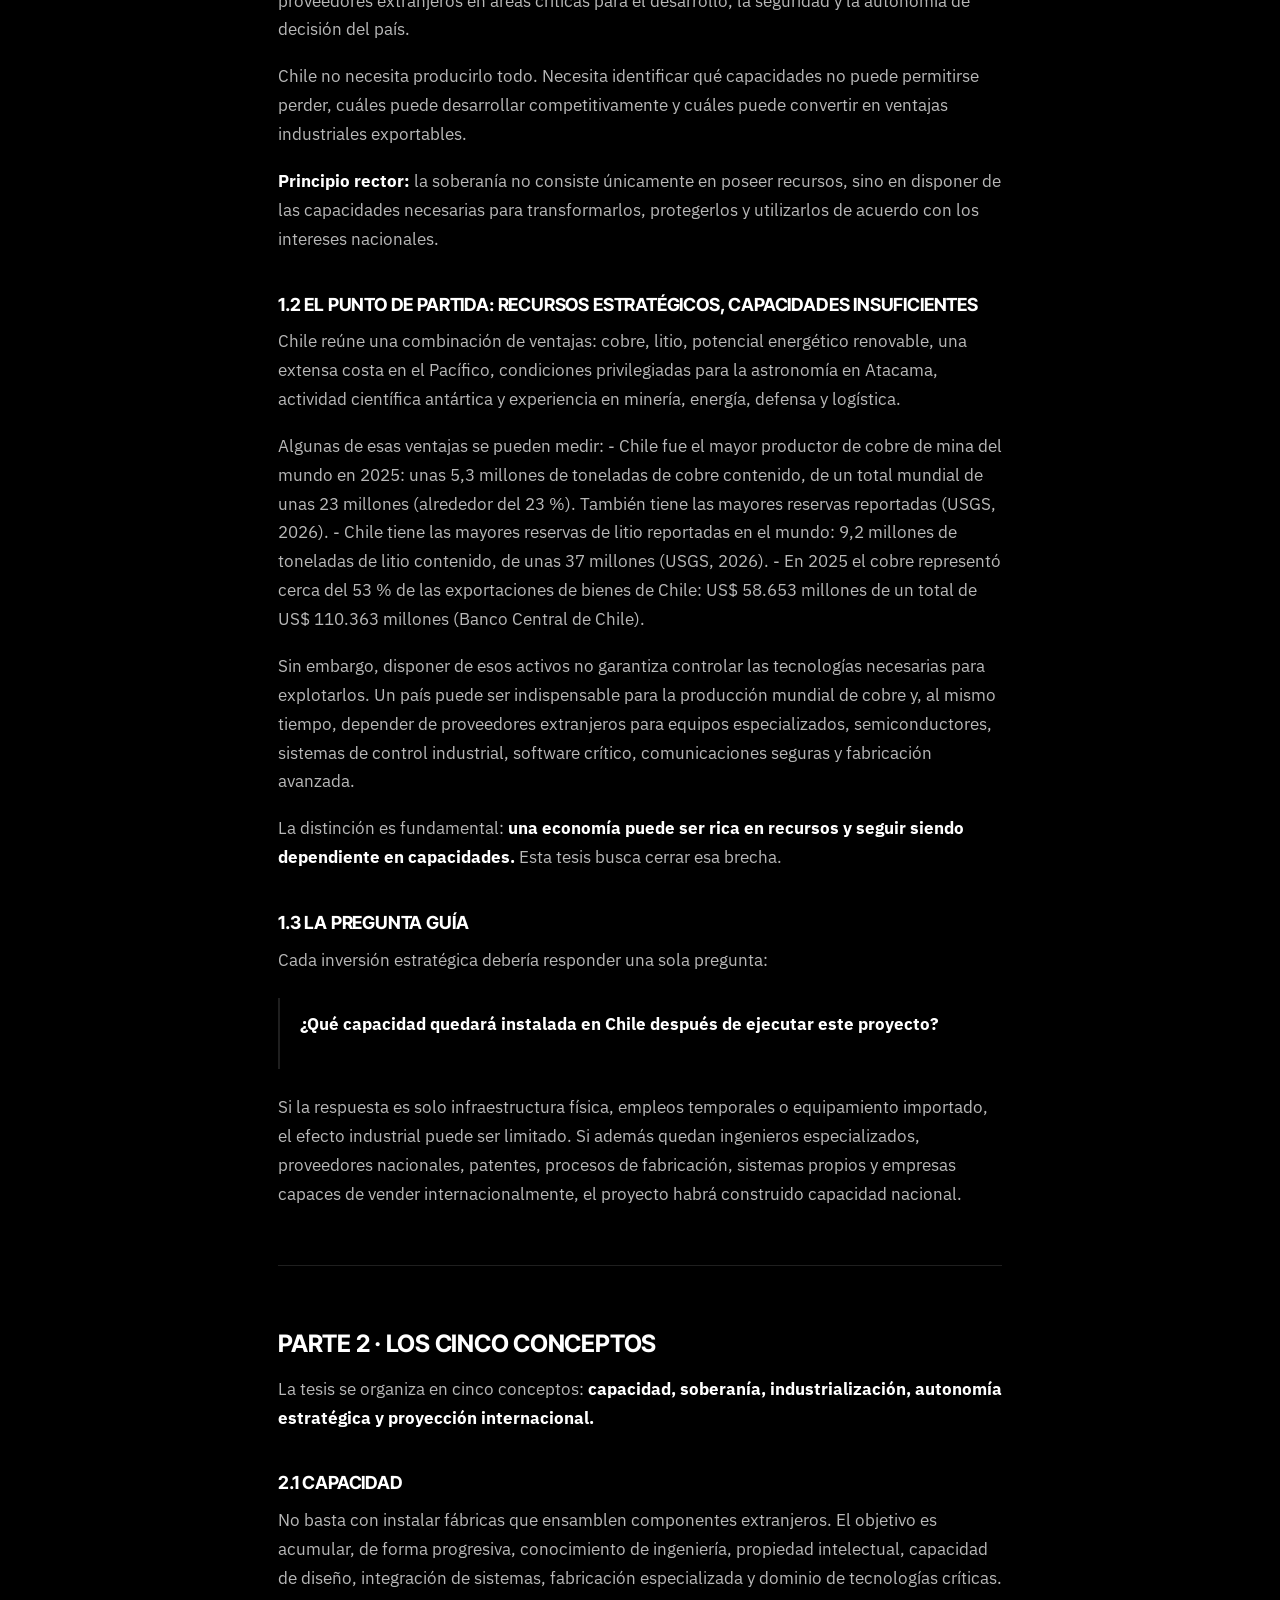
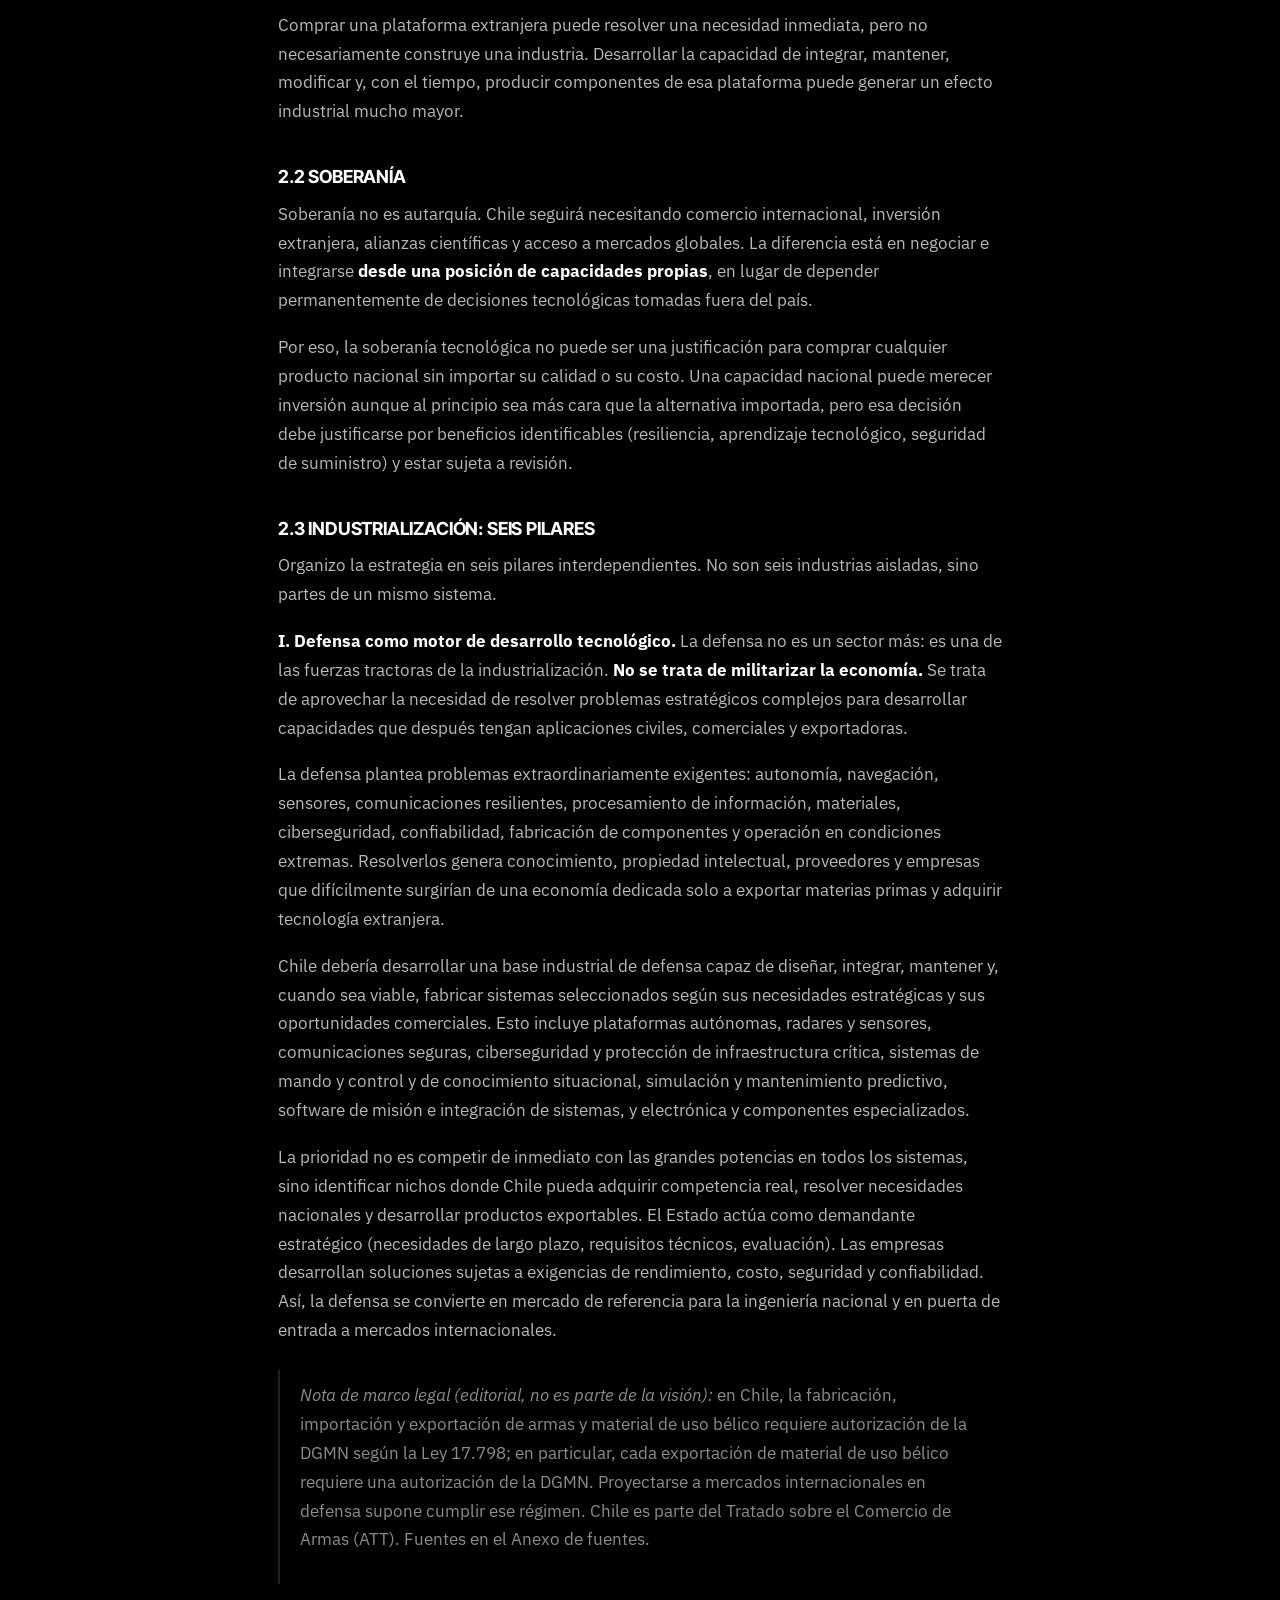
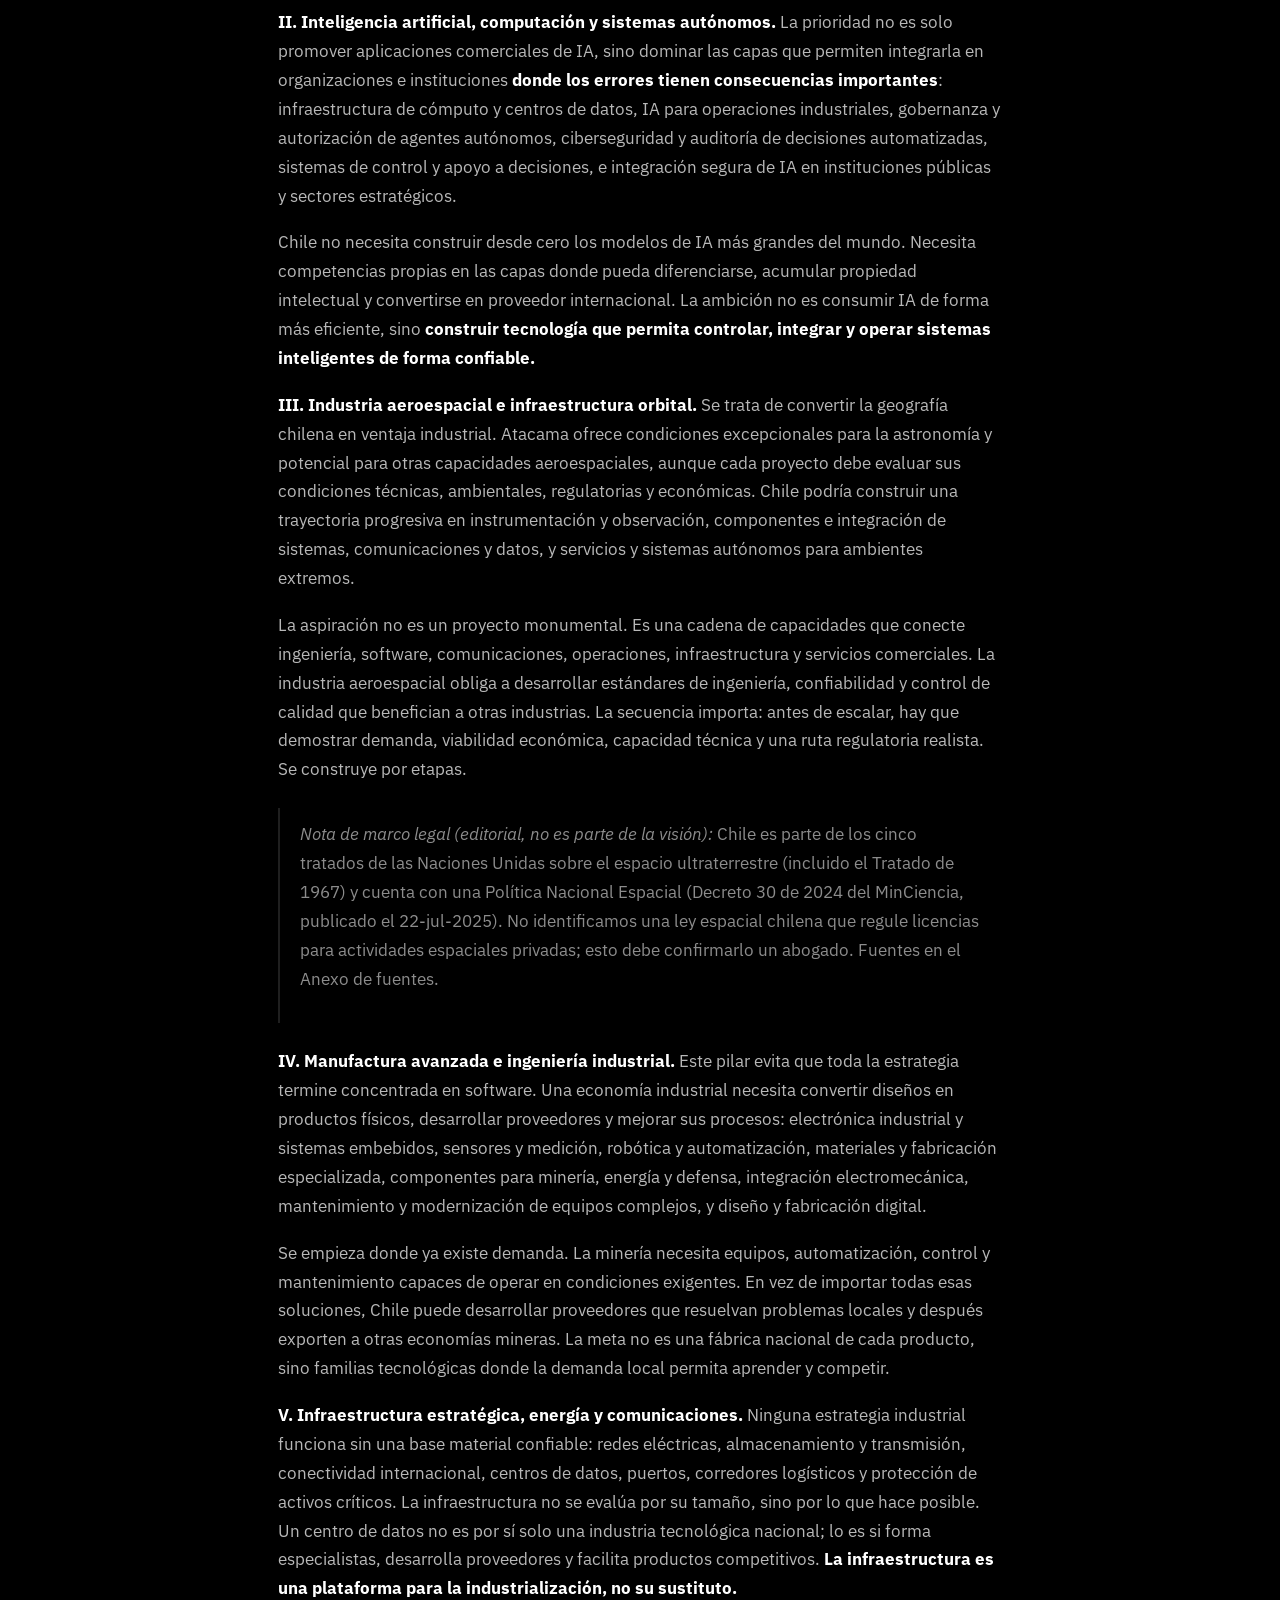
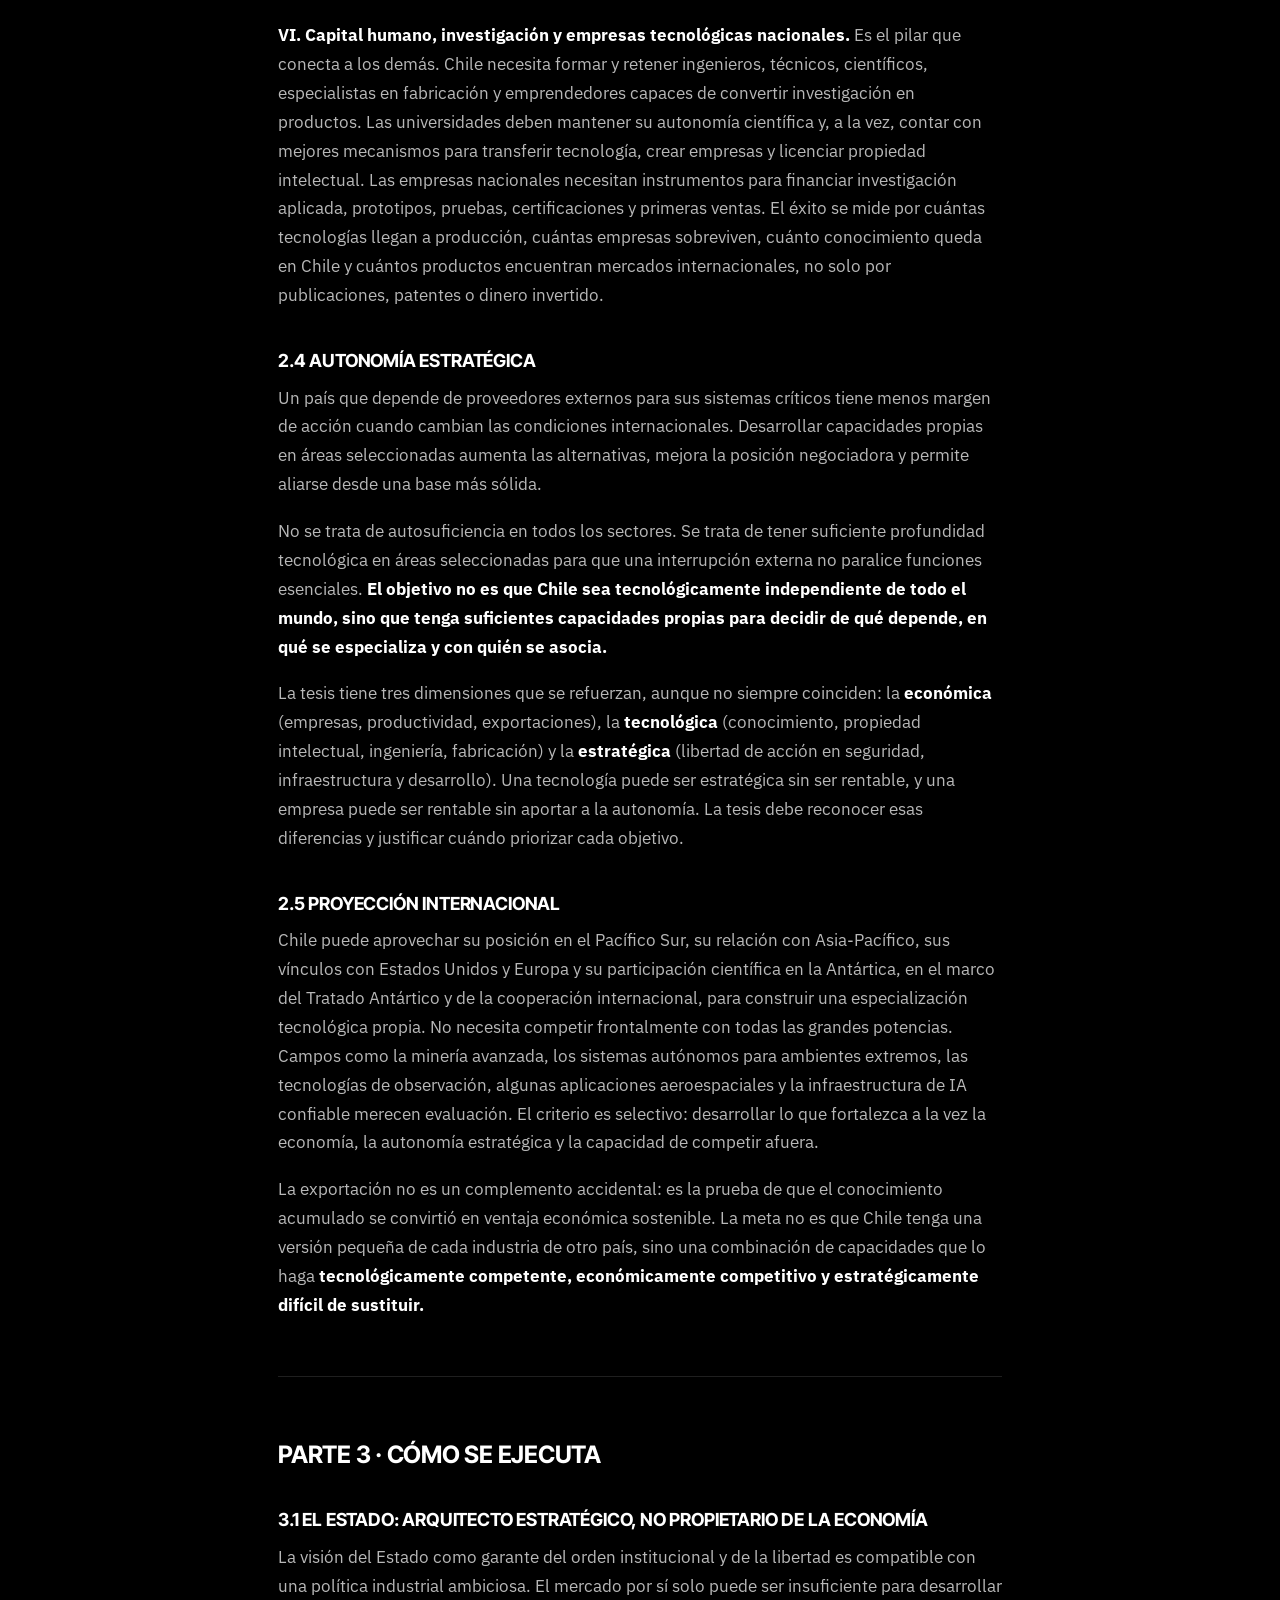
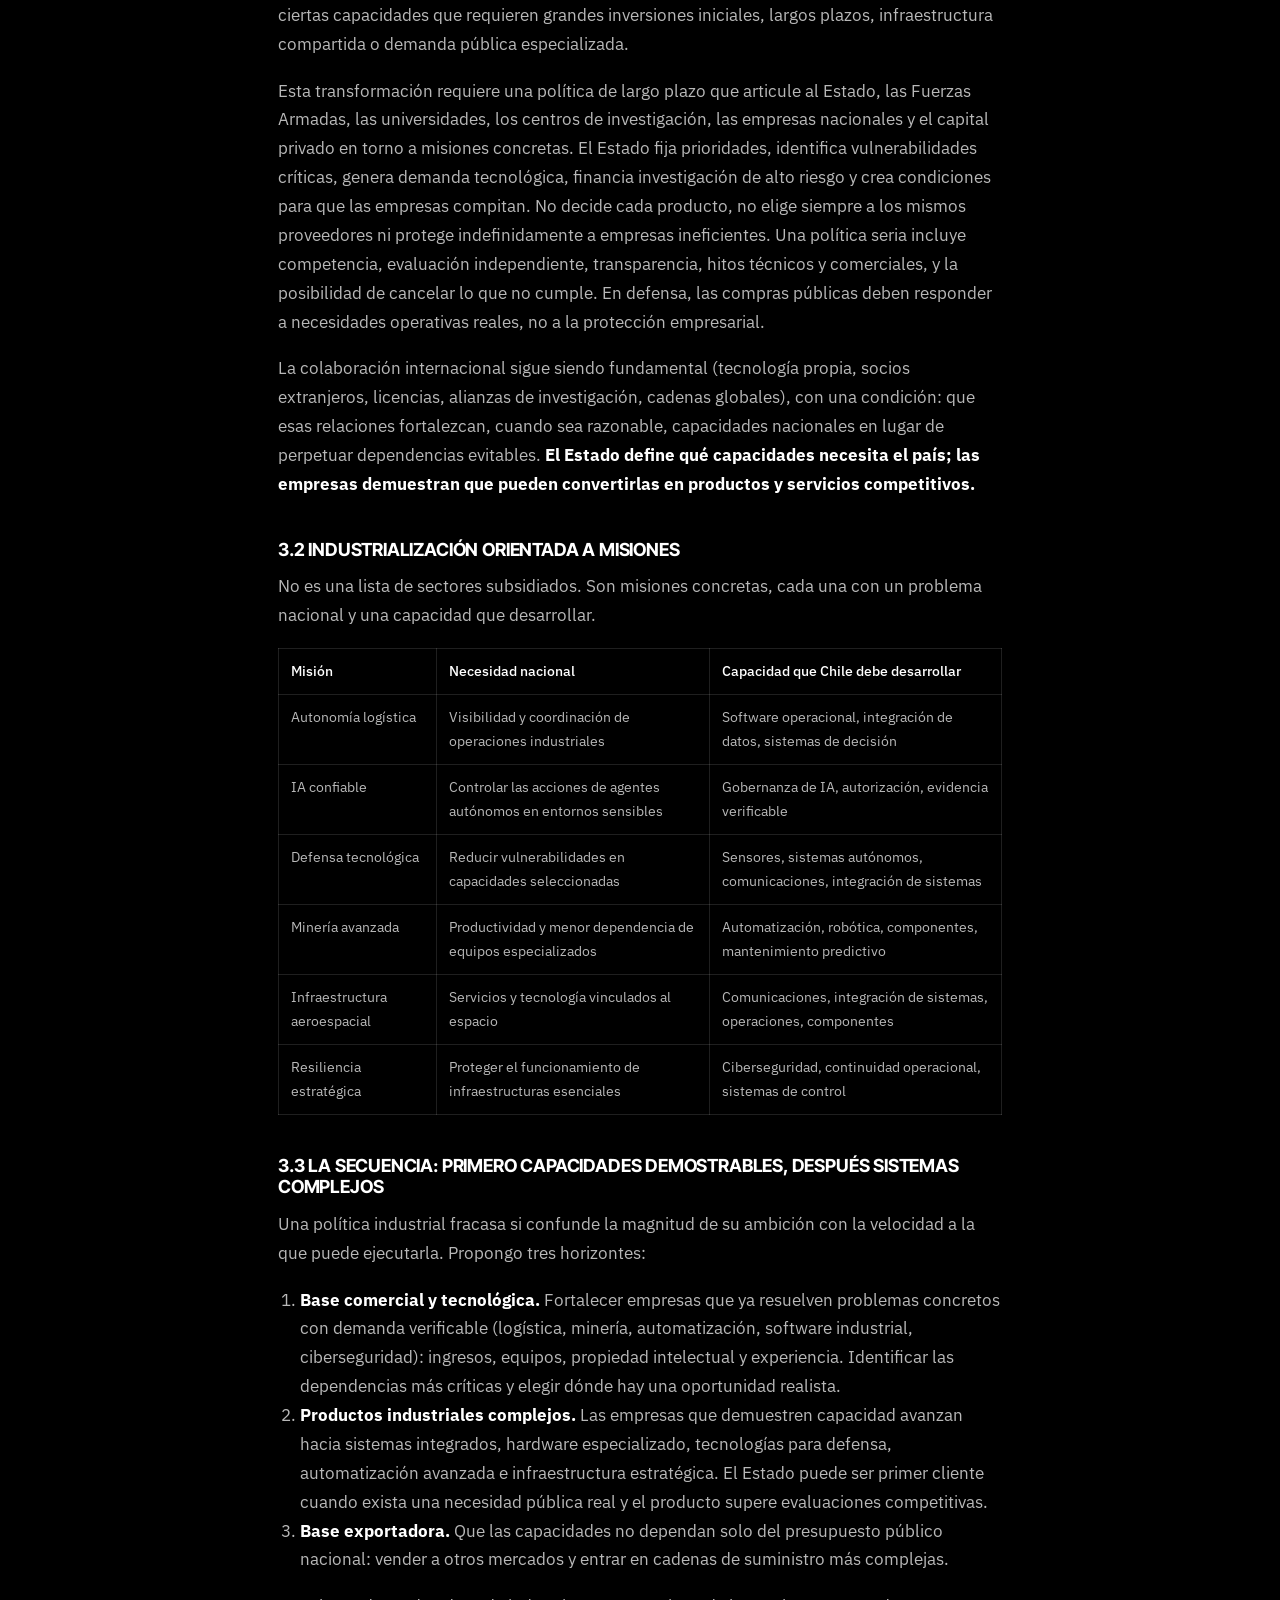
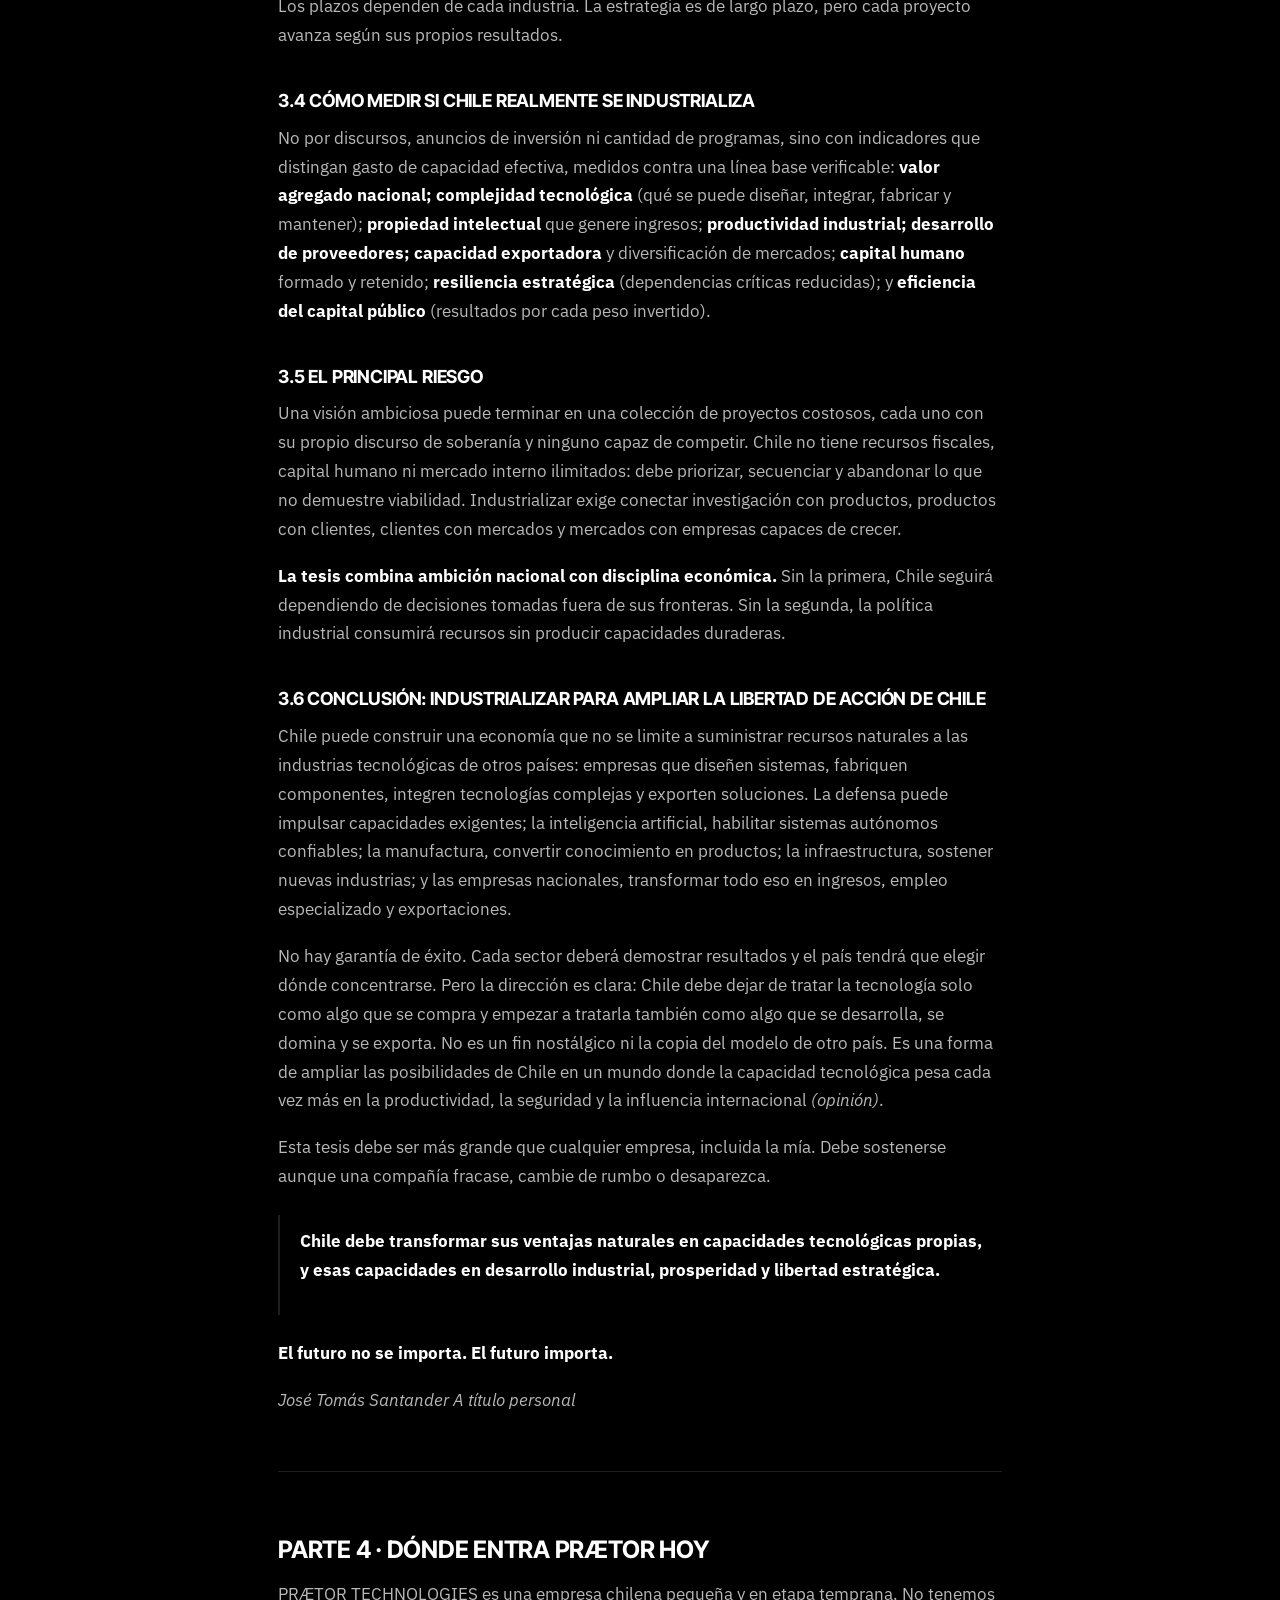
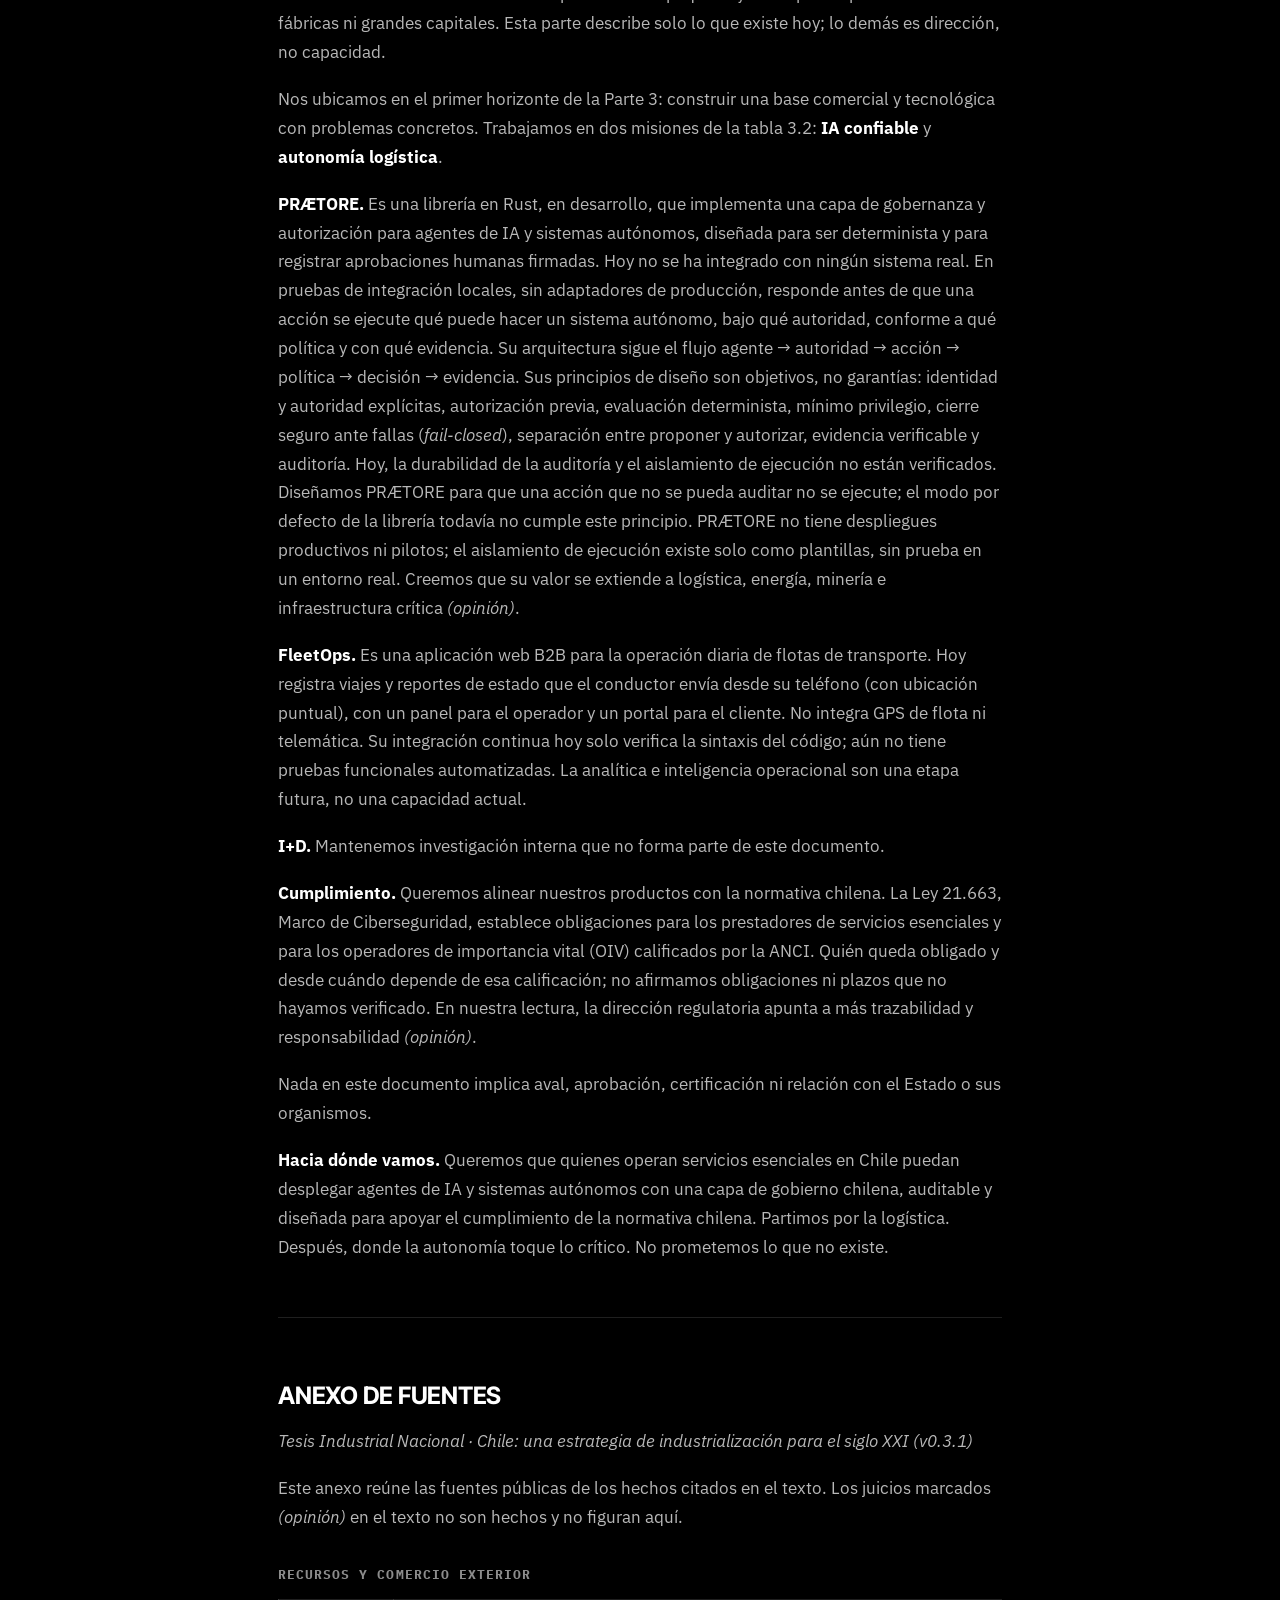
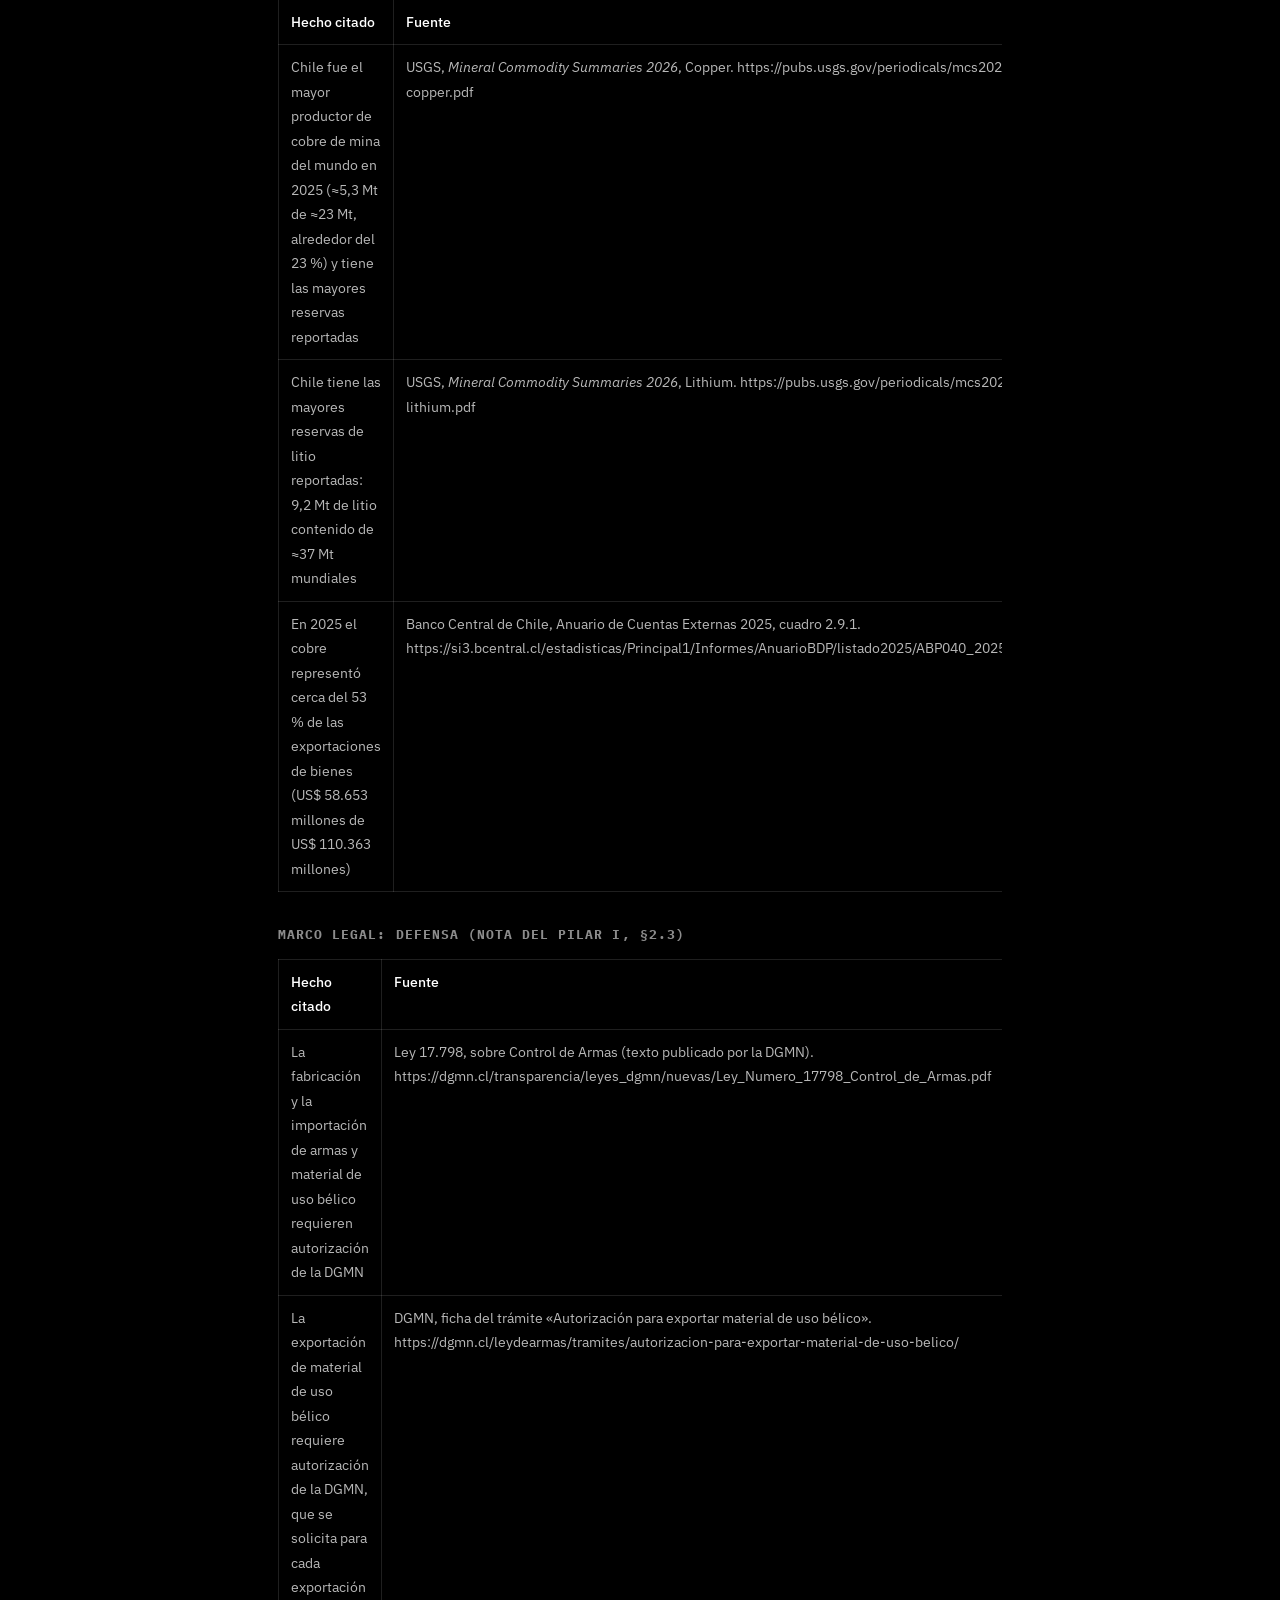
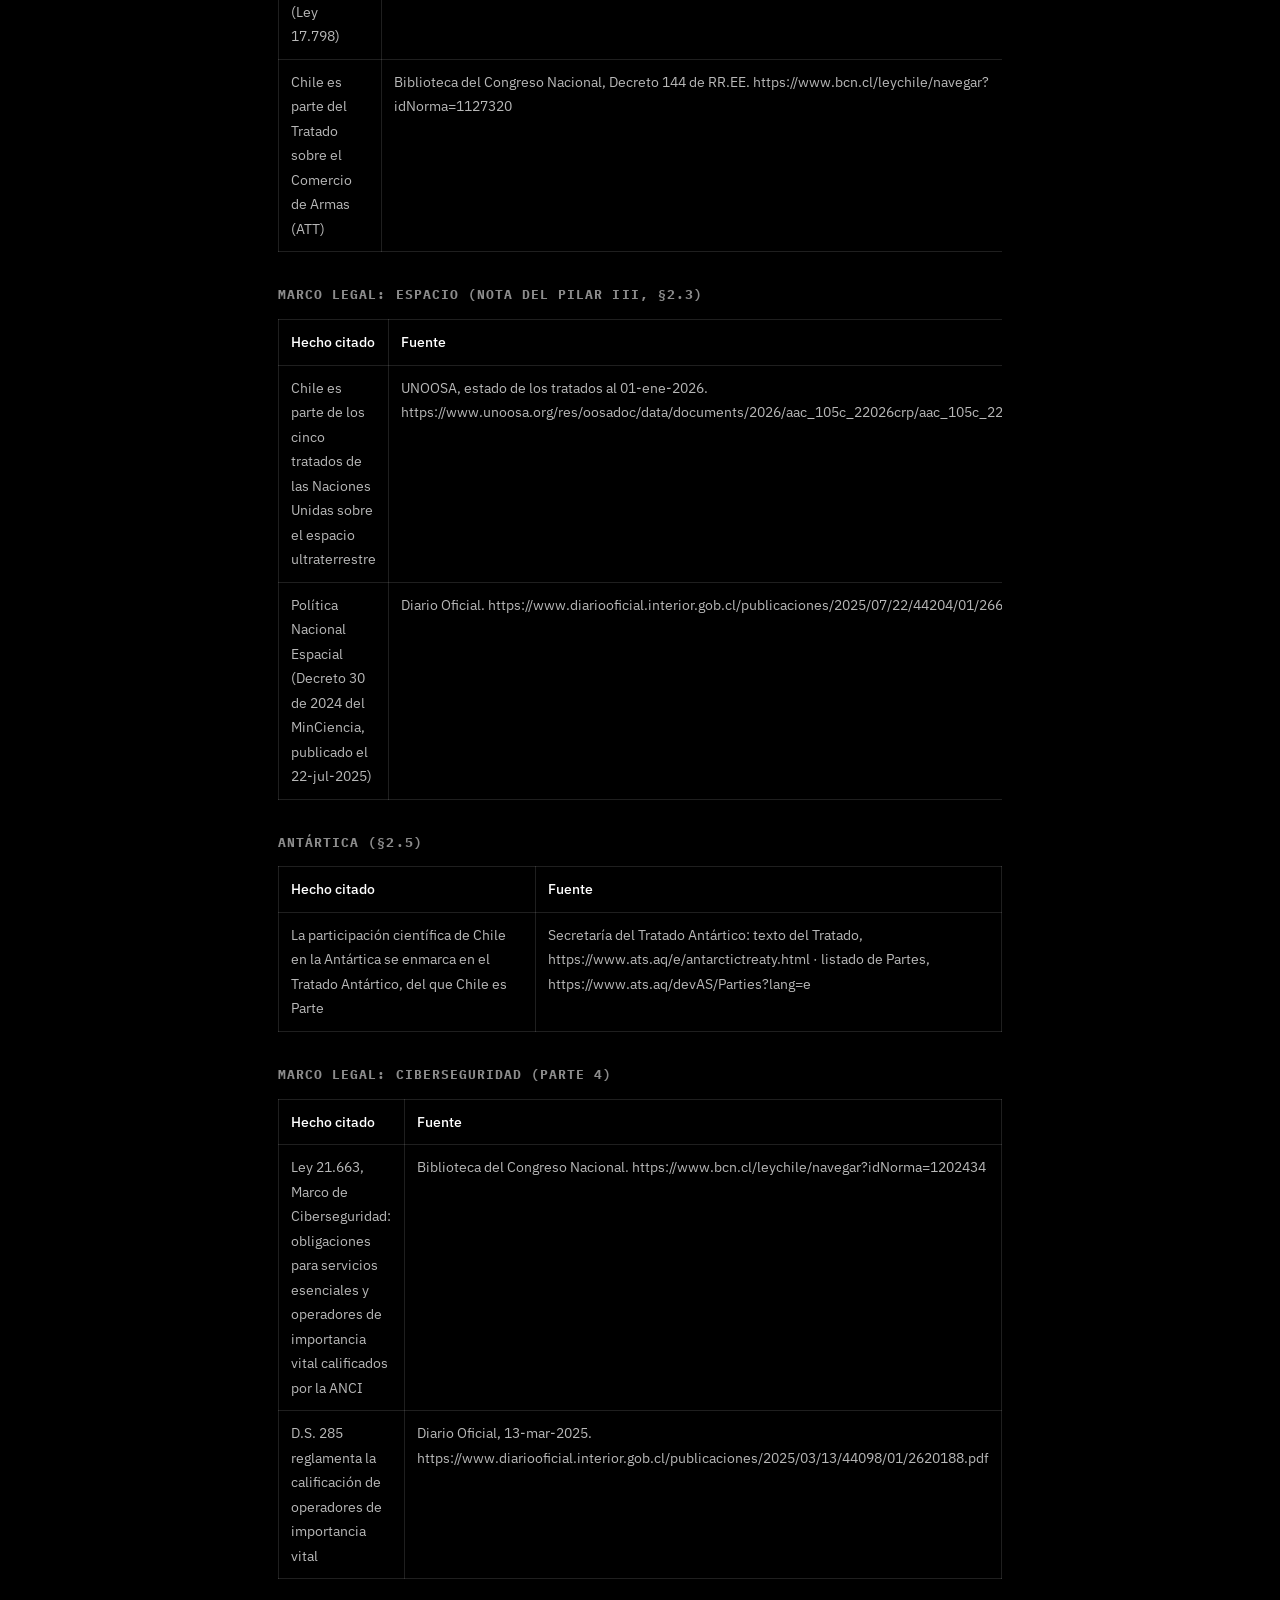
<file: tesis.html>
<!DOCTYPE html>
<html lang="es">
<head>
<meta charset="UTF-8">
<meta name="viewport" content="width=device-width, initial-scale=1.0">
<title>Tesis Industrial Nacional — PRÆTOR TECHNOLOGIES</title>
<meta name="description" content="Tesis Industrial Nacional v0.3.1 (versión pública): Chile, una estrategia de industrialización para el siglo XXI. PRÆTOR TECHNOLOGIES.">
<link rel="preconnect" href="https://fonts.googleapis.com">
<link rel="preconnect" href="https://fonts.gstatic.com" crossorigin>
<link href="https://fonts.googleapis.com/css2?family=Inter+Tight:wght@500;600;700&family=IBM+Plex+Sans:wght@400;500;600&family=IBM+Plex+Mono:wght@400;500;600&display=swap" rel="stylesheet">
<link rel="stylesheet" href="style.css">
<link rel="icon" type="image/png" sizes="32x32" href="assets/favicon-32.png">
<link rel="icon" type="image/png" sizes="512x512" href="assets/favicon-512.png">
<link rel="apple-touch-icon" href="assets/apple-touch-icon.png">
<meta name="theme-color" content="#0B0D10">
<meta property="og:type" content="article">
<meta property="og:title" content="Tesis Industrial Nacional — PRÆTOR TECHNOLOGIES">
<meta property="og:description" content="Tesis Industrial Nacional v0.3.1 (versión pública): Chile, una estrategia de industrialización para el siglo XXI. PRÆTOR TECHNOLOGIES.">
<meta property="og:image" content="https://praetortechnologies.vercel.app/assets/og-image.png">
<meta property="og:url" content="https://praetortechnologies.vercel.app/tesis.html">
<meta property="og:site_name" content="PRÆTOR TECHNOLOGIES">
<meta property="og:locale" content="es_CL">
<link rel="canonical" href="https://praetortechnologies.vercel.app/tesis.html">
<meta property="og:image:width" content="1200">
<meta property="og:image:height" content="630">
<meta name="twitter:card" content="summary_large_image">
<meta name="twitter:title" content="Tesis Industrial Nacional — PRÆTOR TECHNOLOGIES">
<meta name="twitter:description" content="Tesis Industrial Nacional v0.3.1 (versión pública): Chile, una estrategia de industrialización para el siglo XXI. PRÆTOR TECHNOLOGIES.">
<meta name="twitter:image" content="https://praetortechnologies.vercel.app/assets/og-image.png">
</head>
<body>

<header class="site-header">
  <div class="wrap header-inner">
    <a href="index.html#top" class="logo" aria-label="PRÆTOR TECHNOLOGIES — inicio">
      <picture><source type="image/webp" srcset="assets/logo-praetor-white-360.webp 1x, assets/logo-praetor-white-720.webp 2x"><img class="logo-img" src="assets/logo-praetor-white.png" alt="PRÆTOR TECHNOLOGIES" width="130" height="36"></picture>
    </a>
    <nav class="main-nav" aria-label="Navegación principal">
      <a href="index.html#capacidades">Capacidades</a>
      <a href="index.html#productos">Productos</a>
      <a href="index.html#foco">Foco actual</a>
      <a href="index.html#sectores">Sectores</a>
      <a href="tesis.html">Tesis</a>
      <a href="index.html#contacto">Contacto</a>
    </nav>
    <a href="index.html#contacto" class="btn btn-outline btn-small nav-cta">Contactar</a>
    <button class="menu-toggle" aria-label="Abrir menú" aria-expanded="false">
      <span></span><span></span><span></span>
    </button>
  </div>
</header>

<main id="top" class="tesis-page">
  <section class="tesis">
    <div class="wrap tesis-wrap">
      <p class="eyebrow eyebrow-static">TESIS · VERSIÓN PÚBLICA v0.3.1</p>
      <p class="tesis-download"><a class="btn btn-outline" href="assets/TESIS_INDUSTRIAL_v0.3.1_FINAL.pdf" download>Descargar PDF</a></p>
      <article class="tesis-body">
<h1>TESIS INDUSTRIAL NACIONAL</h1>
<h2>Chile: una estrategia de industrialización para el siglo XXI</h2>
<h3>De la economía de recursos naturales a una economía industrial y tecnológica en el Pacífico Sur</h3>
<p><strong>Versión pública v0.3.1 · Aprobada por el CEO el 27-10-2026</strong></p>
<p><em>PRÆTOR TECHNOLOGIES · 27-oct-2026 · Fuente principal: documento de visión del fundador, José Tomás Santander.</em></p>
<blockquote>
<p>Convención: cada cifra lleva una fuente pública (URL en el Anexo de fuentes). <em>(Opinión)</em> marca pronósticos y juicios que no son hechos.</p>
</blockquote>
<hr />
<h2>PARTE 1 · LA TESIS</h2>
<h3>1.1 Tesis central</h3>
<p>Chile no debería limitarse a exportar los recursos que el mundo necesita para construir el futuro. Debe desarrollar las capacidades industriales, científicas, tecnológicas y estratégicas para participar en esa construcción, defender sus intereses y capturar una proporción mayor de su valor económico.</p>
<p>No propongo un plan de industrialización tradicional, ni una política de sustitución de importaciones, ni una estrategia para convertir al país en un "polo tecnológico". Propongo un proyecto de desarrollo nacional basado en capacidades industriales y tecnológicas propias.</p>
<p>Chile debe emprender una transformación industrial orientada a desarrollar capacidades tecnológicas propias en sectores estratégicos. Para eso debe usar sus ventajas geográficas, sus recursos naturales, sus instituciones, su capital humano y su posición en el Pacífico Sur, y construir una economía capaz de <strong>diseñar, desarrollar, fabricar, operar y exportar</strong> tecnologías de alto valor agregado.</p>
<p>El objetivo no es abandonar la minería, la agricultura, la pesca, la energía ni las demás industrias que sostienen la economía nacional. Es desarrollar las capacidades que permitan capturar una proporción creciente del valor que generan y reducir la dependencia de proveedores extranjeros en áreas críticas para el desarrollo, la seguridad y la autonomía de decisión del país.</p>
<p>Chile no necesita producirlo todo. Necesita identificar qué capacidades no puede permitirse perder, cuáles puede desarrollar competitivamente y cuáles puede convertir en ventajas industriales exportables.</p>
<p><strong>Principio rector:</strong> la soberanía no consiste únicamente en poseer recursos, sino en disponer de las capacidades necesarias para transformarlos, protegerlos y utilizarlos de acuerdo con los intereses nacionales.</p>
<h3>1.2 El punto de partida: recursos estratégicos, capacidades insuficientes</h3>
<p>Chile reúne una combinación de ventajas: cobre, litio, potencial energético renovable, una extensa costa en el Pacífico, condiciones privilegiadas para la astronomía en Atacama, actividad científica antártica y experiencia en minería, energía, defensa y logística.</p>
<p>Algunas de esas ventajas se pueden medir:
- Chile fue el mayor productor de cobre de mina del mundo en 2025: unas 5,3 millones de toneladas de cobre contenido, de un total mundial de unas 23 millones (alrededor del 23 %). También tiene las mayores reservas reportadas (USGS, 2026).
- Chile tiene las mayores reservas de litio reportadas en el mundo: 9,2 millones de toneladas de litio contenido, de unas 37 millones (USGS, 2026).
- En 2025 el cobre representó cerca del 53 % de las exportaciones de bienes de Chile: US$ 58.653 millones de un total de US$ 110.363 millones (Banco Central de Chile).</p>
<p>Sin embargo, disponer de esos activos no garantiza controlar las tecnologías necesarias para explotarlos. Un país puede ser indispensable para la producción mundial de cobre y, al mismo tiempo, depender de proveedores extranjeros para equipos especializados, semiconductores, sistemas de control industrial, software crítico, comunicaciones seguras y fabricación avanzada.</p>
<p>La distinción es fundamental: <strong>una economía puede ser rica en recursos y seguir siendo dependiente en capacidades.</strong> Esta tesis busca cerrar esa brecha.</p>
<h3>1.3 La pregunta guía</h3>
<p>Cada inversión estratégica debería responder una sola pregunta:</p>
<blockquote>
<p><strong>¿Qué capacidad quedará instalada en Chile después de ejecutar este proyecto?</strong></p>
</blockquote>
<p>Si la respuesta es solo infraestructura física, empleos temporales o equipamiento importado, el efecto industrial puede ser limitado. Si además quedan ingenieros especializados, proveedores nacionales, patentes, procesos de fabricación, sistemas propios y empresas capaces de vender internacionalmente, el proyecto habrá construido capacidad nacional.</p>
<hr />
<h2>PARTE 2 · LOS CINCO CONCEPTOS</h2>
<p>La tesis se organiza en cinco conceptos: <strong>capacidad, soberanía, industrialización, autonomía estratégica y proyección internacional.</strong></p>
<h3>2.1 Capacidad</h3>
<p>No basta con instalar fábricas que ensamblen componentes extranjeros. El objetivo es acumular, de forma progresiva, conocimiento de ingeniería, propiedad intelectual, capacidad de diseño, integración de sistemas, fabricación especializada y dominio de tecnologías críticas.</p>
<p>Comprar una plataforma extranjera puede resolver una necesidad inmediata, pero no necesariamente construye una industria. Desarrollar la capacidad de integrar, mantener, modificar y, con el tiempo, producir componentes de esa plataforma puede generar un efecto industrial mucho mayor.</p>
<h3>2.2 Soberanía</h3>
<p>Soberanía no es autarquía. Chile seguirá necesitando comercio internacional, inversión extranjera, alianzas científicas y acceso a mercados globales. La diferencia está en negociar e integrarse <strong>desde una posición de capacidades propias</strong>, en lugar de depender permanentemente de decisiones tecnológicas tomadas fuera del país.</p>
<p>Por eso, la soberanía tecnológica no puede ser una justificación para comprar cualquier producto nacional sin importar su calidad o su costo. Una capacidad nacional puede merecer inversión aunque al principio sea más cara que la alternativa importada, pero esa decisión debe justificarse por beneficios identificables (resiliencia, aprendizaje tecnológico, seguridad de suministro) y estar sujeta a revisión.</p>
<h3>2.3 Industrialización: seis pilares</h3>
<p>Organizo la estrategia en seis pilares interdependientes. No son seis industrias aisladas, sino partes de un mismo sistema.</p>
<p><strong>I. Defensa como motor de desarrollo tecnológico.</strong>
La defensa no es un sector más: es una de las fuerzas tractoras de la industrialización. <strong>No se trata de militarizar la economía.</strong> Se trata de aprovechar la necesidad de resolver problemas estratégicos complejos para desarrollar capacidades que después tengan aplicaciones civiles, comerciales y exportadoras.</p>
<p>La defensa plantea problemas extraordinariamente exigentes: autonomía, navegación, sensores, comunicaciones resilientes, procesamiento de información, materiales, ciberseguridad, confiabilidad, fabricación de componentes y operación en condiciones extremas. Resolverlos genera conocimiento, propiedad intelectual, proveedores y empresas que difícilmente surgirían de una economía dedicada solo a exportar materias primas y adquirir tecnología extranjera.</p>
<p>Chile debería desarrollar una base industrial de defensa capaz de diseñar, integrar, mantener y, cuando sea viable, fabricar sistemas seleccionados según sus necesidades estratégicas y sus oportunidades comerciales. Esto incluye plataformas autónomas, radares y sensores, comunicaciones seguras, ciberseguridad y protección de infraestructura crítica, sistemas de mando y control y de conocimiento situacional, simulación y mantenimiento predictivo, software de misión e integración de sistemas, y electrónica y componentes especializados.</p>
<p>La prioridad no es competir de inmediato con las grandes potencias en todos los sistemas, sino identificar nichos donde Chile pueda adquirir competencia real, resolver necesidades nacionales y desarrollar productos exportables. El Estado actúa como demandante estratégico (necesidades de largo plazo, requisitos técnicos, evaluación). Las empresas desarrollan soluciones sujetas a exigencias de rendimiento, costo, seguridad y confiabilidad. Así, la defensa se convierte en mercado de referencia para la ingeniería nacional y en puerta de entrada a mercados internacionales.</p>
<blockquote>
<p><em>Nota de marco legal (editorial, no es parte de la visión):</em> en Chile, la fabricación, importación y exportación de armas y material de uso bélico requiere autorización de la DGMN según la Ley 17.798; en particular, cada exportación de material de uso bélico requiere una autorización de la DGMN. Proyectarse a mercados internacionales en defensa supone cumplir ese régimen. Chile es parte del Tratado sobre el Comercio de Armas (ATT). Fuentes en el Anexo de fuentes.</p>
</blockquote>
<p><strong>II. Inteligencia artificial, computación y sistemas autónomos.</strong>
La prioridad no es solo promover aplicaciones comerciales de IA, sino dominar las capas que permiten integrarla en organizaciones e instituciones <strong>donde los errores tienen consecuencias importantes</strong>: infraestructura de cómputo y centros de datos, IA para operaciones industriales, gobernanza y autorización de agentes autónomos, ciberseguridad y auditoría de decisiones automatizadas, sistemas de control y apoyo a decisiones, e integración segura de IA en instituciones públicas y sectores estratégicos.</p>
<p>Chile no necesita construir desde cero los modelos de IA más grandes del mundo. Necesita competencias propias en las capas donde pueda diferenciarse, acumular propiedad intelectual y convertirse en proveedor internacional. La ambición no es consumir IA de forma más eficiente, sino <strong>construir tecnología que permita controlar, integrar y operar sistemas inteligentes de forma confiable.</strong></p>
<p><strong>III. Industria aeroespacial e infraestructura orbital.</strong>
Se trata de convertir la geografía chilena en ventaja industrial. Atacama ofrece condiciones excepcionales para la astronomía y potencial para otras capacidades aeroespaciales, aunque cada proyecto debe evaluar sus condiciones técnicas, ambientales, regulatorias y económicas. Chile podría construir una trayectoria progresiva en instrumentación y observación, componentes e integración de sistemas, comunicaciones y datos, y servicios y sistemas autónomos para ambientes extremos.</p>
<p>La aspiración no es un proyecto monumental. Es una cadena de capacidades que conecte ingeniería, software, comunicaciones, operaciones, infraestructura y servicios comerciales. La industria aeroespacial obliga a desarrollar estándares de ingeniería, confiabilidad y control de calidad que benefician a otras industrias. La secuencia importa: antes de escalar, hay que demostrar demanda, viabilidad económica, capacidad técnica y una ruta regulatoria realista. Se construye por etapas.</p>
<blockquote>
<p><em>Nota de marco legal (editorial, no es parte de la visión):</em> Chile es parte de los cinco tratados de las Naciones Unidas sobre el espacio ultraterrestre (incluido el Tratado de 1967) y cuenta con una Política Nacional Espacial (Decreto 30 de 2024 del MinCiencia, publicado el 22-jul-2025). No identificamos una ley espacial chilena que regule licencias para actividades espaciales privadas; esto debe confirmarlo un abogado. Fuentes en el Anexo de fuentes.</p>
</blockquote>
<p><strong>IV. Manufactura avanzada e ingeniería industrial.</strong>
Este pilar evita que toda la estrategia termine concentrada en software. Una economía industrial necesita convertir diseños en productos físicos, desarrollar proveedores y mejorar sus procesos: electrónica industrial y sistemas embebidos, sensores y medición, robótica y automatización, materiales y fabricación especializada, componentes para minería, energía y defensa, integración electromecánica, mantenimiento y modernización de equipos complejos, y diseño y fabricación digital.</p>
<p>Se empieza donde ya existe demanda. La minería necesita equipos, automatización, control y mantenimiento capaces de operar en condiciones exigentes. En vez de importar todas esas soluciones, Chile puede desarrollar proveedores que resuelvan problemas locales y después exporten a otras economías mineras. La meta no es una fábrica nacional de cada producto, sino familias tecnológicas donde la demanda local permita aprender y competir.</p>
<p><strong>V. Infraestructura estratégica, energía y comunicaciones.</strong>
Ninguna estrategia industrial funciona sin una base material confiable: redes eléctricas, almacenamiento y transmisión, conectividad internacional, centros de datos, puertos, corredores logísticos y protección de activos críticos. La infraestructura no se evalúa por su tamaño, sino por lo que hace posible. Un centro de datos no es por sí solo una industria tecnológica nacional; lo es si forma especialistas, desarrolla proveedores y facilita productos competitivos. <strong>La infraestructura es una plataforma para la industrialización, no su sustituto.</strong></p>
<p><strong>VI. Capital humano, investigación y empresas tecnológicas nacionales.</strong>
Es el pilar que conecta a los demás. Chile necesita formar y retener ingenieros, técnicos, científicos, especialistas en fabricación y emprendedores capaces de convertir investigación en productos. Las universidades deben mantener su autonomía científica y, a la vez, contar con mejores mecanismos para transferir tecnología, crear empresas y licenciar propiedad intelectual. Las empresas nacionales necesitan instrumentos para financiar investigación aplicada, prototipos, pruebas, certificaciones y primeras ventas. El éxito se mide por cuántas tecnologías llegan a producción, cuántas empresas sobreviven, cuánto conocimiento queda en Chile y cuántos productos encuentran mercados internacionales, no solo por publicaciones, patentes o dinero invertido.</p>
<h3>2.4 Autonomía estratégica</h3>
<p>Un país que depende de proveedores externos para sus sistemas críticos tiene menos margen de acción cuando cambian las condiciones internacionales. Desarrollar capacidades propias en áreas seleccionadas aumenta las alternativas, mejora la posición negociadora y permite aliarse desde una base más sólida.</p>
<p>No se trata de autosuficiencia en todos los sectores. Se trata de tener suficiente profundidad tecnológica en áreas seleccionadas para que una interrupción externa no paralice funciones esenciales. <strong>El objetivo no es que Chile sea tecnológicamente independiente de todo el mundo, sino que tenga suficientes capacidades propias para decidir de qué depende, en qué se especializa y con quién se asocia.</strong></p>
<p>La tesis tiene tres dimensiones que se refuerzan, aunque no siempre coinciden: la <strong>económica</strong> (empresas, productividad, exportaciones), la <strong>tecnológica</strong> (conocimiento, propiedad intelectual, ingeniería, fabricación) y la <strong>estratégica</strong> (libertad de acción en seguridad, infraestructura y desarrollo). Una tecnología puede ser estratégica sin ser rentable, y una empresa puede ser rentable sin aportar a la autonomía. La tesis debe reconocer esas diferencias y justificar cuándo priorizar cada objetivo.</p>
<h3>2.5 Proyección internacional</h3>
<p>Chile puede aprovechar su posición en el Pacífico Sur, su relación con Asia-Pacífico, sus vínculos con Estados Unidos y Europa y su participación científica en la Antártica, en el marco del Tratado Antártico y de la cooperación internacional, para construir una especialización tecnológica propia. No necesita competir frontalmente con todas las grandes potencias. Campos como la minería avanzada, los sistemas autónomos para ambientes extremos, las tecnologías de observación, algunas aplicaciones aeroespaciales y la infraestructura de IA confiable merecen evaluación. El criterio es selectivo: desarrollar lo que fortalezca a la vez la economía, la autonomía estratégica y la capacidad de competir afuera.</p>
<p>La exportación no es un complemento accidental: es la prueba de que el conocimiento acumulado se convirtió en ventaja económica sostenible. La meta no es que Chile tenga una versión pequeña de cada industria de otro país, sino una combinación de capacidades que lo haga <strong>tecnológicamente competente, económicamente competitivo y estratégicamente difícil de sustituir.</strong></p>
<hr />
<h2>PARTE 3 · CÓMO SE EJECUTA</h2>
<h3>3.1 El Estado: arquitecto estratégico, no propietario de la economía</h3>
<p>La visión del Estado como garante del orden institucional y de la libertad es compatible con una política industrial ambiciosa. El mercado por sí solo puede ser insuficiente para desarrollar ciertas capacidades que requieren grandes inversiones iniciales, largos plazos, infraestructura compartida o demanda pública especializada.</p>
<p>Esta transformación requiere una política de largo plazo que articule al Estado, las Fuerzas Armadas, las universidades, los centros de investigación, las empresas nacionales y el capital privado en torno a misiones concretas. El Estado fija prioridades, identifica vulnerabilidades críticas, genera demanda tecnológica, financia investigación de alto riesgo y crea condiciones para que las empresas compitan. No decide cada producto, no elige siempre a los mismos proveedores ni protege indefinidamente a empresas ineficientes. Una política seria incluye competencia, evaluación independiente, transparencia, hitos técnicos y comerciales, y la posibilidad de cancelar lo que no cumple. En defensa, las compras públicas deben responder a necesidades operativas reales, no a la protección empresarial.</p>
<p>La colaboración internacional sigue siendo fundamental (tecnología propia, socios extranjeros, licencias, alianzas de investigación, cadenas globales), con una condición: que esas relaciones fortalezcan, cuando sea razonable, capacidades nacionales en lugar de perpetuar dependencias evitables. <strong>El Estado define qué capacidades necesita el país; las empresas demuestran que pueden convertirlas en productos y servicios competitivos.</strong></p>
<h3>3.2 Industrialización orientada a misiones</h3>
<p>No es una lista de sectores subsidiados. Son misiones concretas, cada una con un problema nacional y una capacidad que desarrollar.</p>
<table>
<thead>
<tr>
<th>Misión</th>
<th>Necesidad nacional</th>
<th>Capacidad que Chile debe desarrollar</th>
</tr>
</thead>
<tbody>
<tr>
<td>Autonomía logística</td>
<td>Visibilidad y coordinación de operaciones industriales</td>
<td>Software operacional, integración de datos, sistemas de decisión</td>
</tr>
<tr>
<td>IA confiable</td>
<td>Controlar las acciones de agentes autónomos en entornos sensibles</td>
<td>Gobernanza de IA, autorización, evidencia verificable</td>
</tr>
<tr>
<td>Defensa tecnológica</td>
<td>Reducir vulnerabilidades en capacidades seleccionadas</td>
<td>Sensores, sistemas autónomos, comunicaciones, integración de sistemas</td>
</tr>
<tr>
<td>Minería avanzada</td>
<td>Productividad y menor dependencia de equipos especializados</td>
<td>Automatización, robótica, componentes, mantenimiento predictivo</td>
</tr>
<tr>
<td>Infraestructura aeroespacial</td>
<td>Servicios y tecnología vinculados al espacio</td>
<td>Comunicaciones, integración de sistemas, operaciones, componentes</td>
</tr>
<tr>
<td>Resiliencia estratégica</td>
<td>Proteger el funcionamiento de infraestructuras esenciales</td>
<td>Ciberseguridad, continuidad operacional, sistemas de control</td>
</tr>
</tbody>
</table>
<h3>3.3 La secuencia: primero capacidades demostrables, después sistemas complejos</h3>
<p>Una política industrial fracasa si confunde la magnitud de su ambición con la velocidad a la que puede ejecutarla. Propongo tres horizontes:</p>
<ol>
<li><strong>Base comercial y tecnológica.</strong> Fortalecer empresas que ya resuelven problemas concretos con demanda verificable (logística, minería, automatización, software industrial, ciberseguridad): ingresos, equipos, propiedad intelectual y experiencia. Identificar las dependencias más críticas y elegir dónde hay una oportunidad realista.</li>
<li><strong>Productos industriales complejos.</strong> Las empresas que demuestren capacidad avanzan hacia sistemas integrados, hardware especializado, tecnologías para defensa, automatización avanzada e infraestructura estratégica. El Estado puede ser primer cliente cuando exista una necesidad pública real y el producto supere evaluaciones competitivas.</li>
<li><strong>Base exportadora.</strong> Que las capacidades no dependan solo del presupuesto público nacional: vender a otros mercados y entrar en cadenas de suministro más complejas.</li>
</ol>
<p>Los plazos dependen de cada industria. La estrategia es de largo plazo, pero cada proyecto avanza según sus propios resultados.</p>
<h3>3.4 Cómo medir si Chile realmente se industrializa</h3>
<p>No por discursos, anuncios de inversión ni cantidad de programas, sino con indicadores que distingan gasto de capacidad efectiva, medidos contra una línea base verificable: <strong>valor agregado nacional; complejidad tecnológica</strong> (qué se puede diseñar, integrar, fabricar y mantener); <strong>propiedad intelectual</strong> que genere ingresos; <strong>productividad industrial; desarrollo de proveedores; capacidad exportadora</strong> y diversificación de mercados; <strong>capital humano</strong> formado y retenido; <strong>resiliencia estratégica</strong> (dependencias críticas reducidas); y <strong>eficiencia del capital público</strong> (resultados por cada peso invertido).</p>
<h3>3.5 El principal riesgo</h3>
<p>Una visión ambiciosa puede terminar en una colección de proyectos costosos, cada uno con su propio discurso de soberanía y ninguno capaz de competir. Chile no tiene recursos fiscales, capital humano ni mercado interno ilimitados: debe priorizar, secuenciar y abandonar lo que no demuestre viabilidad. Industrializar exige conectar investigación con productos, productos con clientes, clientes con mercados y mercados con empresas capaces de crecer.</p>
<p><strong>La tesis combina ambición nacional con disciplina económica.</strong> Sin la primera, Chile seguirá dependiendo de decisiones tomadas fuera de sus fronteras. Sin la segunda, la política industrial consumirá recursos sin producir capacidades duraderas.</p>
<h3>3.6 Conclusión: industrializar para ampliar la libertad de acción de Chile</h3>
<p>Chile puede construir una economía que no se limite a suministrar recursos naturales a las industrias tecnológicas de otros países: empresas que diseñen sistemas, fabriquen componentes, integren tecnologías complejas y exporten soluciones. La defensa puede impulsar capacidades exigentes; la inteligencia artificial, habilitar sistemas autónomos confiables; la manufactura, convertir conocimiento en productos; la infraestructura, sostener nuevas industrias; y las empresas nacionales, transformar todo eso en ingresos, empleo especializado y exportaciones.</p>
<p>No hay garantía de éxito. Cada sector deberá demostrar resultados y el país tendrá que elegir dónde concentrarse. Pero la dirección es clara: Chile debe dejar de tratar la tecnología solo como algo que se compra y empezar a tratarla también como algo que se desarrolla, se domina y se exporta. No es un fin nostálgico ni la copia del modelo de otro país. Es una forma de ampliar las posibilidades de Chile en un mundo donde la capacidad tecnológica pesa cada vez más en la productividad, la seguridad y la influencia internacional <em>(opinión)</em>.</p>
<p>Esta tesis debe ser más grande que cualquier empresa, incluida la mía. Debe sostenerse aunque una compañía fracase, cambie de rumbo o desaparezca.</p>
<blockquote>
<p><strong>Chile debe transformar sus ventajas naturales en capacidades tecnológicas propias, y esas capacidades en desarrollo industrial, prosperidad y libertad estratégica.</strong></p>
</blockquote>
<p><strong>El futuro no se importa. El futuro importa.</strong></p>
<p><em>José Tomás Santander</em>
<em>A título personal</em></p>
<hr />
<h2>PARTE 4 · DÓNDE ENTRA PRÆTOR HOY</h2>
<p>PRÆTOR TECHNOLOGIES es una empresa chilena pequeña y en etapa temprana. No tenemos fábricas ni grandes capitales. Esta parte describe solo lo que existe hoy; lo demás es dirección, no capacidad.</p>
<p>Nos ubicamos en el primer horizonte de la Parte 3: construir una base comercial y tecnológica con problemas concretos. Trabajamos en dos misiones de la tabla 3.2: <strong>IA confiable</strong> y <strong>autonomía logística</strong>.</p>
<p><strong>PRÆTORE.</strong> Es una librería en Rust, en desarrollo, que implementa una capa de gobernanza y autorización para agentes de IA y sistemas autónomos, diseñada para ser determinista y para registrar aprobaciones humanas firmadas. Hoy no se ha integrado con ningún sistema real. En pruebas de integración locales, sin adaptadores de producción, responde antes de que una acción se ejecute qué puede hacer un sistema autónomo, bajo qué autoridad, conforme a qué política y con qué evidencia. Su arquitectura sigue el flujo agente → autoridad → acción → política → decisión → evidencia. Sus principios de diseño son objetivos, no garantías: identidad y autoridad explícitas, autorización previa, evaluación determinista, mínimo privilegio, cierre seguro ante fallas (<em>fail-closed</em>), separación entre proponer y autorizar, evidencia verificable y auditoría. Hoy, la durabilidad de la auditoría y el aislamiento de ejecución no están verificados. Diseñamos PRÆTORE para que una acción que no se pueda auditar no se ejecute; el modo por defecto de la librería todavía no cumple este principio. PRÆTORE no tiene despliegues productivos ni pilotos; el aislamiento de ejecución existe solo como plantillas, sin prueba en un entorno real. Creemos que su valor se extiende a logística, energía, minería e infraestructura crítica <em>(opinión)</em>.</p>
<p><strong>FleetOps.</strong> Es una aplicación web B2B para la operación diaria de flotas de transporte. Hoy registra viajes y reportes de estado que el conductor envía desde su teléfono (con ubicación puntual), con un panel para el operador y un portal para el cliente. No integra GPS de flota ni telemática. Su integración continua hoy solo verifica la sintaxis del código; aún no tiene pruebas funcionales automatizadas. La analítica e inteligencia operacional son una etapa futura, no una capacidad actual.</p>
<p><strong>I+D.</strong> Mantenemos investigación interna que no forma parte de este documento.</p>
<p><strong>Cumplimiento.</strong> Queremos alinear nuestros productos con la normativa chilena. La Ley 21.663, Marco de Ciberseguridad, establece obligaciones para los prestadores de servicios esenciales y para los operadores de importancia vital (OIV) calificados por la ANCI. Quién queda obligado y desde cuándo depende de esa calificación; no afirmamos obligaciones ni plazos que no hayamos verificado. En nuestra lectura, la dirección regulatoria apunta a más trazabilidad y responsabilidad <em>(opinión)</em>.</p>
<p>Nada en este documento implica aval, aprobación, certificación ni relación con el Estado o sus organismos.</p>
<p><strong>Hacia dónde vamos.</strong> Queremos que quienes operan servicios esenciales en Chile puedan desplegar agentes de IA y sistemas autónomos con una capa de gobierno chilena, auditable y diseñada para apoyar el cumplimiento de la normativa chilena. Partimos por la logística. Después, donde la autonomía toque lo crítico. No prometemos lo que no existe.</p>
<hr />
<h2>ANEXO DE FUENTES</h2>
<p><em>Tesis Industrial Nacional · Chile: una estrategia de industrialización para el siglo XXI (v0.3.1)</em></p>
<p>Este anexo reúne las fuentes públicas de los hechos citados en el texto. Los juicios marcados <em>(opinión)</em> en el texto no son hechos y no figuran aquí.</p>
<h4>Recursos y comercio exterior</h4>
<table>
<thead>
<tr>
<th>Hecho citado</th>
<th>Fuente</th>
</tr>
</thead>
<tbody>
<tr>
<td>Chile fue el mayor productor de cobre de mina del mundo en 2025 (≈5,3 Mt de ≈23 Mt, alrededor del 23 %) y tiene las mayores reservas reportadas</td>
<td>USGS, <em>Mineral Commodity Summaries 2026</em>, Copper. https://pubs.usgs.gov/periodicals/mcs2026/mcs2026-copper.pdf</td>
</tr>
<tr>
<td>Chile tiene las mayores reservas de litio reportadas: 9,2 Mt de litio contenido de ≈37 Mt mundiales</td>
<td>USGS, <em>Mineral Commodity Summaries 2026</em>, Lithium. https://pubs.usgs.gov/periodicals/mcs2026/mcs2026-lithium.pdf</td>
</tr>
<tr>
<td>En 2025 el cobre representó cerca del 53 % de las exportaciones de bienes (US$ 58.653 millones de US$ 110.363 millones)</td>
<td>Banco Central de Chile, Anuario de Cuentas Externas 2025, cuadro 2.9.1. https://si3.bcentral.cl/estadisticas/Principal1/Informes/AnuarioBDP/listado2025/ABP040_2025_Coment.pdf</td>
</tr>
</tbody>
</table>
<h4>Marco legal: defensa (nota del pilar I, §2.3)</h4>
<table>
<thead>
<tr>
<th>Hecho citado</th>
<th>Fuente</th>
</tr>
</thead>
<tbody>
<tr>
<td>La fabricación y la importación de armas y material de uso bélico requieren autorización de la DGMN</td>
<td>Ley 17.798, sobre Control de Armas (texto publicado por la DGMN). https://dgmn.cl/transparencia/leyes_dgmn/nuevas/Ley_Numero_17798_Control_de_Armas.pdf</td>
</tr>
<tr>
<td>La exportación de material de uso bélico requiere autorización de la DGMN, que se solicita para cada exportación (Ley 17.798)</td>
<td>DGMN, ficha del trámite «Autorización para exportar material de uso bélico». https://dgmn.cl/leydearmas/tramites/autorizacion-para-exportar-material-de-uso-belico/</td>
</tr>
<tr>
<td>Chile es parte del Tratado sobre el Comercio de Armas (ATT)</td>
<td>Biblioteca del Congreso Nacional, Decreto 144 de RR.EE. https://www.bcn.cl/leychile/navegar?idNorma=1127320</td>
</tr>
</tbody>
</table>
<h4>Marco legal: espacio (nota del pilar III, §2.3)</h4>
<table>
<thead>
<tr>
<th>Hecho citado</th>
<th>Fuente</th>
</tr>
</thead>
<tbody>
<tr>
<td>Chile es parte de los cinco tratados de las Naciones Unidas sobre el espacio ultraterrestre</td>
<td>UNOOSA, estado de los tratados al 01-ene-2026. https://www.unoosa.org/res/oosadoc/data/documents/2026/aac_105c_22026crp/aac_105c_22026crp_9_0_html/AC105_C2_2026_CRP09E.pdf</td>
</tr>
<tr>
<td>Política Nacional Espacial (Decreto 30 de 2024 del MinCiencia, publicado el 22-jul-2025)</td>
<td>Diario Oficial. https://www.diariooficial.interior.gob.cl/publicaciones/2025/07/22/44204/01/2669175.pdf</td>
</tr>
</tbody>
</table>
<h4>Antártica (§2.5)</h4>
<table>
<thead>
<tr>
<th>Hecho citado</th>
<th>Fuente</th>
</tr>
</thead>
<tbody>
<tr>
<td>La participación científica de Chile en la Antártica se enmarca en el Tratado Antártico, del que Chile es Parte</td>
<td>Secretaría del Tratado Antártico: texto del Tratado, https://www.ats.aq/e/antarctictreaty.html · listado de Partes, https://www.ats.aq/devAS/Parties?lang=e</td>
</tr>
</tbody>
</table>
<h4>Marco legal: ciberseguridad (Parte 4)</h4>
<table>
<thead>
<tr>
<th>Hecho citado</th>
<th>Fuente</th>
</tr>
</thead>
<tbody>
<tr>
<td>Ley 21.663, Marco de Ciberseguridad: obligaciones para servicios esenciales y operadores de importancia vital calificados por la ANCI</td>
<td>Biblioteca del Congreso Nacional. https://www.bcn.cl/leychile/navegar?idNorma=1202434</td>
</tr>
<tr>
<td>D.S. 285 reglamenta la calificación de operadores de importancia vital</td>
<td>Diario Oficial, 13-mar-2025. https://www.diariooficial.interior.gob.cl/publicaciones/2025/03/13/44098/01/2620188.pdf</td>
</tr>
</tbody>
</table>
      </article>
      <p class="tesis-download"><a class="btn btn-outline" href="assets/TESIS_INDUSTRIAL_v0.3.1_FINAL.pdf" download>Descargar PDF</a></p>
    </div>
  </section>
</main>

<footer class="site-footer">
  <div class="wrap footer-grid">
    <div class="footer-brand">
      <div class="logo footer-logo">
        <picture><source type="image/webp" srcset="assets/logo-praetor-white-360.webp 1x, assets/logo-praetor-white-720.webp 2x"><img class="logo-img" src="assets/logo-praetor-white.png" alt="PRÆTOR TECHNOLOGIES" width="180" height="50"></picture>
      </div>
      <p class="footer-tagline">Software para defensa e infraestructura crítica.</p>
    </div>

    <div class="footer-col">
      <p class="footer-col-title">Productos</p>
      <a href="index.html#productos">praetore</a>
      <a href="index.html#productos">fleetops</a>
    </div>

    <div class="footer-col">
      <p class="footer-col-title">Empresa</p>
      <a href="tesis.html">Tesis industrial</a>
      <a href="index.html#contacto">Contacto</a>
    </div>

    <div class="footer-col">
      <p class="footer-col-title">Ubicación</p>
      <span class="footer-static">Santiago, Chile</span>
    </div>
  </div>

  <div class="wrap footer-bottom">
    <span>© <span class="year"></span> PRÆTOR TECHNOLOGIES</span>
    <span class="footer-tag">Software de control y auditoría para operaciones críticas</span>
  </div>
</footer>

<script src="script.js"></script>
</body>
</html>
</file>
<file: style.css>
/* ==========================================================================
   PRÆTOR TECHNOLOGIES — design tokens
   pure black / white type / single status accents / large display type
   ========================================================================== */

:root{
  --bg:            #000000;
  --bg-panel:      #0A0A0A;
  --line:          rgba(255,255,255,0.12);
  --line-bright:   rgba(255,255,255,0.28);

  --amber:         #C9A15B;
  --green:         #7BB394;

  --text:          #B8B8B8;
  --text-dim:      #8C8C8C;
  --text-bright:   #FFFFFF;

  --font-display:  'Inter Tight', 'IBM Plex Sans Condensed', sans-serif;
  --font-mono:     'IBM Plex Mono', monospace;
  --font-body:     'IBM Plex Sans', sans-serif;

  --wrap: 1360px;
  --gutter: 48px;
  --header-h: 80px;
}

*, *::before, *::after{ box-sizing: border-box; }

html{ scroll-behavior: smooth; }

@media (prefers-reduced-motion: reduce){
  html{ scroll-behavior: auto; }
  *, *::before, *::after{ animation: none !important; transition-duration: 0.001ms !important; }
}

body{
  margin: 0;
  background: var(--bg);
  color: var(--text);
  font-family: var(--font-body);
  font-size: 16px;
  line-height: 1.6;
  -webkit-font-smoothing: antialiased;
}

a{ color: inherit; text-decoration: none; }
ul{ list-style: none; margin: 0; padding: 0; }
h1,h2,h3{
  font-family: var(--font-display);
  color: var(--text-bright);
  margin: 0;
  text-transform: uppercase;
  letter-spacing: -0.015em;
}
p{ margin: 0; }

.wrap{
  max-width: var(--wrap);
  margin: 0 auto;
  padding: 0 var(--gutter);
}

::selection{ background: var(--text-bright); color: var(--bg); }

:focus-visible{
  outline: 2px solid var(--text-bright);
  outline-offset: 3px;
}

/* scroll reveal: content stays visible unless JS is running */
.js .reveal{
  opacity: 0;
  transform: translateY(24px);
  transition: opacity 0.9s cubic-bezier(.2,.7,.2,1), transform 0.9s cubic-bezier(.2,.7,.2,1);
}
.js .reveal.in-view{
  opacity: 1;
  transform: none;
}

/* ==========================================================================
   Header
   ========================================================================== */

.site-header{
  position: sticky;
  top: 0;
  z-index: 100;
  background: rgba(0,0,0,0.88);
  backdrop-filter: blur(12px);
  border-bottom: 1px solid var(--line);
  transition: background 0.3s ease, border-color 0.3s ease;
}

/* homepage: header floats over the hero until the page scrolls */
.header-overlay{
  position: fixed;
  left: 0;
  right: 0;
  background: transparent;
  backdrop-filter: none;
  border-bottom-color: transparent;
}
.header-overlay.scrolled,
.header-overlay.menu-open{
  background: rgba(0,0,0,0.88);
  backdrop-filter: blur(12px);
  border-bottom-color: var(--line);
}

.header-inner{
  display: flex;
  align-items: center;
  justify-content: space-between;
  height: var(--header-h);
}

.logo{ display: flex; align-items: center; }
.logo-img{ display: block; height: 34px; width: auto; }

.main-nav{
  display: flex;
  gap: 36px;
  margin-left: auto;
}

.main-nav a{
  font-family: var(--font-mono);
  font-size: 12px;
  letter-spacing: 0.1em;
  color: var(--text);
  text-transform: uppercase;
  transition: color 0.15s ease;
}
.main-nav a:hover{ color: var(--text-bright); }

.nav-cta{ margin-left: 40px; }

.menu-toggle{
  display: none;
  flex-direction: column;
  gap: 6px;
  background: none;
  border: none;
  cursor: pointer;
  padding: 8px;
}
.menu-toggle span{
  width: 24px;
  height: 1.5px;
  background: var(--text-bright);
}

/* ==========================================================================
   Buttons
   ========================================================================== */

.btn{
  display: inline-flex;
  align-items: center;
  justify-content: center;
  padding: 16px 30px;
  font-family: var(--font-mono);
  font-size: 12px;
  font-weight: 500;
  letter-spacing: 0.12em;
  text-transform: uppercase;
  border: 1px solid transparent;
  transition: background 0.2s ease, color 0.2s ease, border-color 0.2s ease;
  cursor: pointer;
  white-space: nowrap;
}

.btn-primary{
  background: var(--text-bright);
  color: var(--bg);
  border-color: var(--text-bright);
}
.btn-primary:hover{ background: transparent; color: var(--text-bright); }

.btn-outline{
  border-color: var(--line-bright);
  color: var(--text-bright);
}
.btn-outline:hover{ background: var(--text-bright); border-color: var(--text-bright); color: var(--bg); }

.btn-small{ padding: 10px 20px; }

/* ==========================================================================
   Eyebrow / labels
   ========================================================================== */

.eyebrow{
  display: inline-flex;
  align-items: center;
  gap: 12px;
  font-family: var(--font-mono);
  font-size: 12px;
  letter-spacing: 0.18em;
  color: var(--text);
  text-transform: uppercase;
  margin: 0 0 28px;
}

.eyebrow-dot{
  width: 6px;
  height: 6px;
  background: var(--green);
  border-radius: 50%;
  animation: pulse-dot 2.4s ease-in-out infinite;
}

@keyframes pulse-dot{
  0%, 100%{ box-shadow: 0 0 0 3px rgba(123,179,148,0.18); }
  50%{ box-shadow: 0 0 0 7px rgba(123,179,148,0.05); }
}

.eyebrow-static{ color: var(--text-dim); }
.eyebrow-static::before{
  content: '';
  width: 28px;
  height: 1px;
  background: var(--text-dim);
  display: inline-block;
}

/* ==========================================================================
   Hero — full-bleed, headline anchored bottom-left
   ========================================================================== */

.hero{
  position: relative;
  min-height: 100vh;
  min-height: 100svh;
  display: flex;
  flex-direction: column;
  justify-content: flex-end;
  padding: calc(var(--header-h) + 60px) 0 0;
  overflow: hidden;
  isolation: isolate;
}

.hero-media{
  position: absolute;
  inset: 0;
  z-index: -1;
  background: var(--bg) url("assets/hero-poster.jpg") center / cover no-repeat;
}
.hero-video{
  position: absolute;
  inset: 0;
  width: 100%;
  height: 100%;
  object-fit: cover;
}
.hero-overlay{
  position: absolute;
  inset: 0;
  background:
    linear-gradient(180deg, rgba(0,0,0,0.55) 0%, rgba(0,0,0,0) 25%),
    linear-gradient(0deg, rgba(0,0,0,0.92) 0%, rgba(0,0,0,0.35) 55%, rgba(0,0,0,0.15) 100%);
}

.hero > .wrap{ width: 100%; }

.hero-title{
  font-size: clamp(2.6rem, 7.4vw, 7.5rem);
  line-height: 0.94;
  font-weight: 600;
  letter-spacing: -0.03em;
  margin-bottom: 48px;
  max-width: 14ch;
}
.hero-title br{ display: none; }

.hero-foot{
  display: flex;
  align-items: flex-end;
  justify-content: space-between;
  gap: 48px;
  flex-wrap: wrap;
  padding-bottom: 56px;
}

.hero-sub{
  font-size: 1.08rem;
  line-height: 1.6;
  color: var(--text);
  max-width: 520px;
}

.hero-actions{
  display: flex;
  gap: 12px;
  flex-wrap: wrap;
}

.hero-meta{
  display: flex;
  justify-content: space-between;
  align-items: center;
  position: relative;
  padding-top: 20px;
  padding-bottom: 20px;
  font-family: var(--font-mono);
  font-size: 11px;
  letter-spacing: 0.16em;
  text-transform: uppercase;
  color: var(--text-dim);
}

.hero-meta::before{
  content: '';
  position: absolute;
  top: 0;
  left: var(--gutter);
  right: var(--gutter);
  border-top: 1px solid var(--line);
}

.hero-scroll{ display: inline-flex; align-items: center; gap: 12px; }
.hero-scroll i{
  width: 1px;
  height: 22px;
  background: linear-gradient(var(--text-bright), transparent);
  animation: scroll-cue 2.2s ease-in-out infinite;
  transform-origin: top;
}
@keyframes scroll-cue{
  0%{ transform: scaleY(0); opacity: 1; }
  70%{ transform: scaleY(1); opacity: 1; }
  100%{ transform: scaleY(1); opacity: 0; }
}

@media (prefers-reduced-motion: reduce){
  .hero-video{ display: none; }
}

/* ==========================================================================
   Philosophy — one large statement
   ========================================================================== */

.philosophy{
  padding: 200px 0;
}

.philosophy-text{
  font-family: var(--font-display);
  font-size: clamp(1.9rem, 4.4vw, 4.2rem);
  line-height: 1.12;
  letter-spacing: -0.025em;
  color: #5E5E5E;
  font-weight: 500;
  max-width: 22ch;
}

.philosophy-text .hl{ color: var(--text-bright); }

/* ==========================================================================
   Section head (shared)
   ========================================================================== */

.section-head{
  max-width: 900px;
  margin-bottom: 80px;
}

.section-head h2{
  font-size: clamp(2.2rem, 5vw, 4.6rem);
  font-weight: 600;
  line-height: 0.98;
  letter-spacing: -0.03em;
}

.section-lede{
  color: var(--text);
  font-size: 1.1rem;
  line-height: 1.6;
  max-width: 600px;
  margin-top: 28px;
}

/* ==========================================================================
   Capabilities — numbered full-width rows
   ========================================================================== */

.capabilities{
  padding: 140px 0 160px;
  border-top: 1px solid var(--line);
}

.capability-list{ border-top: 1px solid var(--line); }

.capability-row{
  display: grid;
  grid-template-columns: 120px 1fr 1fr;
  gap: 32px;
  align-items: baseline;
  padding: 44px 0;
  border-bottom: 1px solid var(--line);
  transition: padding-left 0.35s ease;
}
.capability-row:hover{ padding-left: 16px; }

.capability-index{
  font-family: var(--font-mono);
  font-size: 12px;
  letter-spacing: 0.1em;
  color: var(--text-dim);
}

.capability-name{
  font-size: clamp(1.5rem, 2.8vw, 2.6rem);
  font-weight: 600;
  line-height: 1.05;
}

.capability-desc{
  font-size: 1.02rem;
  line-height: 1.6;
  color: var(--text);
  max-width: 440px;
}

/* ==========================================================================
   Products — each product is a full-width panel with an oversized name
   ========================================================================== */

.products{
  padding: 140px 0 0;
  border-top: 1px solid var(--line);
}

.product{
  border-top: 1px solid var(--line);
  padding: 72px 0 96px;
}
.product + .product{ background: var(--bg-panel); }

.product-head{
  display: flex;
  align-items: center;
  justify-content: space-between;
  margin-bottom: 24px;
}

.product-index{
  font-family: var(--font-mono);
  font-size: 12px;
  letter-spacing: 0.1em;
  color: var(--text-dim);
}

.product-status{
  font-family: var(--font-mono);
  font-size: 11px;
  letter-spacing: 0.14em;
  text-transform: uppercase;
  padding: 6px 12px;
  border: 1px solid;
}

.status-neutral{ color: var(--text); border-color: var(--line-bright); }
.status-dev{ color: var(--amber); border-color: rgba(201,161,91,0.45); }

.product-name{
  font-size: clamp(3.6rem, 13vw, 12rem);
  font-weight: 700;
  line-height: 0.85;
  letter-spacing: -0.045em;
  margin-bottom: 64px;
}

.product-body{
  display: grid;
  grid-template-columns: 1.2fr 1fr;
  gap: 96px;
}

.product-kicker{
  font-family: var(--font-mono);
  font-size: 12px;
  letter-spacing: 0.12em;
  color: var(--text-bright);
  text-transform: uppercase;
  margin-bottom: 24px;
}

.product-desc{
  color: var(--text);
  font-size: 1.08rem;
  line-height: 1.7;
  margin-bottom: 36px;
  max-width: 620px;
}

.product-features{ border-top: 1px solid var(--line); }

.product-features li{
  font-size: 1rem;
  color: var(--text-bright);
  padding: 18px 0;
  border-bottom: 1px solid var(--line);
  display: flex;
  gap: 16px;
}
.product-features li::before{
  content: '—';
  color: var(--text-dim);
}

/* ---- product demo: terminal recording ---- */

.demo{
  margin: 80px 0 0;
  border: 1px solid var(--line-bright);
}

.demo-bar{
  display: flex;
  justify-content: space-between;
  gap: 16px;
  flex-wrap: wrap;
  padding: 14px 20px;
  border-bottom: 1px solid var(--line-bright);
  font-family: var(--font-mono);
  font-size: 11px;
  letter-spacing: 0.12em;
  text-transform: uppercase;
  color: var(--text-dim);
}
.demo-bar span:first-child{ color: var(--text-bright); }

.demo-screen{
  position: relative;
  background: #282A36;
}

.demo-video{
  display: block;
  width: 100%;
  height: auto;
  aspect-ratio: 978 / 650;
}

.demo-expand{
  position: absolute;
  right: 12px;
  bottom: 12px;
  padding: 8px 12px;
  background: rgba(0,0,0,0.7);
  border: 1px solid var(--line-bright);
  color: var(--text-bright);
  font-family: var(--font-mono);
  font-size: 11px;
  letter-spacing: 0.1em;
  text-transform: uppercase;
  cursor: pointer;
}
.demo-expand:hover{ background: var(--text-bright); color: var(--bg); }

.demo-steps{
  display: grid;
  grid-template-columns: 1fr 1fr;
  border-top: 1px solid var(--line-bright);
}

.demo-step{
  display: flex;
  flex-direction: column;
  gap: 14px;
  padding: 28px 24px;
}
.demo-step + .demo-step{ border-left: 1px solid var(--line-bright); }
.demo-step p{ color: var(--text); font-size: 0.98rem; line-height: 1.55; }

.demo-step-index{
  font-family: var(--font-mono);
  font-size: 12px;
  letter-spacing: 0.1em;
  color: var(--text-dim);
}

.demo-result{
  align-self: flex-start;
  font-family: var(--font-mono);
  font-size: 12px;
  letter-spacing: 0.08em;
  padding: 6px 12px;
  border: 1px solid;
}
.demo-ok{ color: var(--green); border-color: rgba(123,179,148,0.45); }
.demo-fail{ color: #E07A6B; border-color: rgba(224,122,107,0.45); }

/* ---- flow diagram: horizontal pipeline ---- */

.flow-diagram{
  display: flex;
  align-items: center;
  margin-top: 80px;
}

.flow-node{
  flex: 1;
  padding: 26px 24px;
  border: 1px solid var(--line-bright);
  font-family: var(--font-mono);
  font-size: 12px;
  letter-spacing: 0.1em;
  color: var(--text-bright);
  text-transform: uppercase;
  transition: background 0.25s ease, color 0.25s ease;
}
.flow-node span{
  display: block;
  color: var(--text-dim);
  margin-bottom: 26px;
}
.flow-node:hover{ background: var(--text-bright); color: var(--bg); }
.flow-node-core{ background: var(--text-bright); color: var(--bg); }
.flow-node-core span{ color: #555; }

.flow-connector{
  flex: 0 0 40px;
  height: 1px;
  background: var(--line-bright);
}

/* ==========================================================================
   Current focus / timeline
   ========================================================================== */

.focus{
  padding: 140px 0;
  border-top: 1px solid var(--line);
}

.focus-inner{
  display: grid;
  grid-template-columns: 1fr 1.2fr;
  gap: 64px;
}
.focus-inner .section-head{ margin-bottom: 0; }

.timeline-year{
  font-family: var(--font-mono);
  font-size: 12px;
  letter-spacing: 0.14em;
  color: var(--text-dim);
  margin-bottom: 20px;
}

.timeline-list{ border-top: 1px solid var(--line); }

.timeline-item{
  display: flex;
  align-items: center;
  gap: 20px;
  padding: 30px 0;
  border-bottom: 1px solid var(--line);
}

.timeline-marker{
  width: 8px;
  height: 8px;
  border-radius: 50%;
  flex-shrink: 0;
}
.marker-active{ background: var(--amber); animation: pulse-amber 2.2s ease-in-out infinite; }
.marker-planned{ background: var(--text-dim); }

@keyframes pulse-amber{
  0%, 100%{ box-shadow: 0 0 0 3px rgba(201,161,91,0.2); }
  50%{ box-shadow: 0 0 0 7px rgba(201,161,91,0.05); }
}

.timeline-label{
  font-family: var(--font-display);
  font-size: clamp(1.3rem, 2.2vw, 2rem);
  font-weight: 600;
  letter-spacing: -0.02em;
  color: var(--text-bright);
  flex: 1;
}

.timeline-status{
  font-family: var(--font-mono);
  font-size: 11px;
  letter-spacing: 0.12em;
  text-transform: uppercase;
  padding: 6px 12px;
  border: 1px solid;
}

/* ==========================================================================
   Sectors — oversized list rows
   ========================================================================== */

.sectors{
  padding: 140px 0 160px;
  border-top: 1px solid var(--line);
}

.sector-list{
  border-top: 1px solid var(--line);
  margin-bottom: 56px;
}

.sector-row{
  display: flex;
  align-items: baseline;
  gap: 40px;
  padding: 28px 0;
  border-bottom: 1px solid var(--line);
}

.sector-index{
  font-family: var(--font-mono);
  font-size: 12px;
  letter-spacing: 0.1em;
  color: var(--text-dim);
  width: 80px;
  flex-shrink: 0;
}

.sector-name{
  font-family: var(--font-display);
  font-size: clamp(2rem, 6vw, 5.6rem);
  font-weight: 600;
  line-height: 1;
  letter-spacing: -0.035em;
  text-transform: uppercase;
  color: #4A4A4A;
  transition: color 0.3s ease;
}
.sector-row:hover .sector-name{ color: var(--text-bright); }

.sector-secondary{
  display: flex;
  align-items: center;
  gap: 24px;
  flex-wrap: wrap;
}

.sector-secondary-label{
  font-family: var(--font-mono);
  font-size: 11px;
  letter-spacing: 0.14em;
  text-transform: uppercase;
  color: var(--text-dim);
}

.sector-secondary-list{
  display: flex;
  flex-wrap: wrap;
  gap: 12px;
}

.sector-secondary-list span{
  font-family: var(--font-mono);
  font-size: 12px;
  letter-spacing: 0.06em;
  text-transform: uppercase;
  color: var(--text);
  border: 1px solid var(--line-bright);
  padding: 10px 16px;
}

/* ==========================================================================
   Contact — inverted panel
   ========================================================================== */

.contact{
  padding: 160px 0;
  background: var(--text-bright);
  color: #111;
}
.contact .eyebrow-static{ color: #555; }
.contact .eyebrow-static::before{ background: #555; }

.contact-title{
  color: #000;
  font-size: clamp(2.6rem, 8vw, 8rem);
  font-weight: 700;
  line-height: 0.9;
  letter-spacing: -0.04em;
  margin-bottom: 64px;
}

.contact-email{
  display: inline-flex;
  align-items: center;
  gap: 16px;
  font-family: var(--font-display);
  font-size: clamp(1.1rem, 3vw, 2.4rem);
  font-weight: 500;
  letter-spacing: -0.01em;
  color: #000;
  border-bottom: 2px solid #000;
  padding-bottom: 6px;
  word-break: break-all;
}
.contact-email span{ transition: transform 0.25s ease; }
.contact-email:hover span{ transform: translateX(8px); }

.contact-line{
  margin-top: 28px;
  font-family: var(--font-mono);
  font-size: 12px;
  letter-spacing: 0.14em;
  text-transform: uppercase;
  color: #555;
}

/* ==========================================================================
   Footer
   ========================================================================== */

.site-footer{
  padding: 96px 0 0;
}

.footer-grid{
  display: grid;
  grid-template-columns: 2fr 1fr 1fr 1fr;
  gap: 40px;
  padding-bottom: 80px;
}

.footer-logo{ margin-bottom: 18px; }
.footer-logo .logo-img{ height: 52px; }

.footer-tagline{
  font-size: 0.9rem;
  color: var(--text-dim);
  max-width: 220px;
}

.footer-col-title{
  font-family: var(--font-mono);
  font-size: 11px;
  letter-spacing: 0.14em;
  text-transform: uppercase;
  color: var(--text-dim);
  margin-bottom: 18px;
}

.footer-col{ display: flex; flex-direction: column; gap: 12px; }

.footer-col a,
.footer-static{
  font-size: 0.92rem;
  color: var(--text-bright);
}
.footer-col a{ transition: color 0.15s ease; }
.footer-col a:hover{ color: var(--text-dim); }

.footer-bottom{
  display: flex;
  align-items: center;
  justify-content: space-between;
  font-family: var(--font-mono);
  font-size: 11px;
  letter-spacing: 0.1em;
  text-transform: uppercase;
  color: var(--text-dim);
  padding-top: 24px;
  padding-bottom: 24px;
  border-top: 1px solid var(--line);
}

/* ==========================================================================
   Responsive
   ========================================================================== */

@media (max-width: 1080px){
  .main-nav{ gap: 24px; }
  .nav-cta{ margin-left: 24px; }
  .product-body{ gap: 56px; }
}

@media (max-width: 960px){
  :root{ --gutter: 24px; --header-h: 68px; }

  .main-nav{
    display: none;
    position: absolute;
    top: var(--header-h);
    left: 0;
    right: 0;
    flex-direction: column;
    gap: 0;
    background: var(--bg);
    border-bottom: 1px solid var(--line);
    z-index: 100;
  }
  .main-nav.nav-open{ display: flex; }
  .main-nav a{
    padding: 20px var(--gutter);
    border-top: 1px solid var(--line);
    font-size: 13px;
  }
  .nav-cta{ display: none; }
  .menu-toggle{ display: flex; }
  .logo-img{ height: 30px; }

  .hero-foot{ padding-bottom: 40px; gap: 32px; }

  .philosophy{ padding: 120px 0; }
  .capabilities, .products, .focus, .sectors{ padding-top: 96px; }
  .capabilities, .sectors, .focus{ padding-bottom: 96px; }
  .contact{ padding: 110px 0; }
  .section-head{ margin-bottom: 56px; }

  .capability-row{ grid-template-columns: 56px 1fr; row-gap: 12px; padding: 32px 0; }
  .capability-row:hover{ padding-left: 0; }
  .capability-desc{ grid-column: 2; }

  .product{ padding: 56px 0 72px; }
  .product-name{ margin-bottom: 40px; }
  .product-body{ grid-template-columns: 1fr; gap: 40px; }

  .demo{ margin-top: 56px; }
  .demo-expand{ right: 8px; bottom: 8px; padding: 6px 10px; font-size: 10px; }
  .demo-steps{ grid-template-columns: 1fr; }
  .demo-step + .demo-step{ border-left: 0; border-top: 1px solid var(--line-bright); }
  .flow-diagram{ flex-direction: column; align-items: stretch; margin-top: 56px; }
  .flow-node{ padding: 18px 20px; display: flex; gap: 24px; }
  .flow-node span{ margin-bottom: 0; }
  .flow-connector{ flex-basis: 24px; width: 1px; height: 24px; margin-left: 28px; }

  .focus-inner{ grid-template-columns: 1fr; gap: 48px; }

  .sector-row{ gap: 20px; }
  .sector-index{ width: 32px; }
  .sector-name{ color: var(--text-bright); }

  .footer-grid{ grid-template-columns: repeat(2, 1fr); row-gap: 48px; }
  .footer-brand{ grid-column: 1 / -1; }
  .footer-bottom{ flex-direction: column; gap: 8px; align-items: flex-start; }
}

@media (max-width: 520px){
  .hero-actions{ width: 100%; }
  .hero-actions .btn{ flex: 1; }
  .timeline-item{ flex-wrap: wrap; row-gap: 12px; }
  .timeline-status{ margin-left: 28px; }
}

/* ---- tesis ---- */
.tesis{ padding: 120px 0 100px; }
.tesis-wrap{ max-width: 820px; }
.tesis-download{ margin: 24px 0 40px; }
.tesis-body{ color: var(--text); line-height: 1.75; font-size: 16.5px; }
.tesis-body h1{ font-size: clamp(32px,5vw,48px); color: var(--text-bright); line-height: 1.1; margin: 0 0 16px; }
.tesis-body h2{ font-size: 24px; color: var(--text-bright); margin: 64px 0 16px; }
.tesis-body h3{ font-size: 18px; color: var(--text-bright); margin: 40px 0 12px; }
.tesis-body h4{ font-family: var(--font-mono); font-size: 13px; letter-spacing: .08em; text-transform: uppercase; color: var(--text-dim); margin: 32px 0 12px; }
.tesis-body p, .tesis-body ul, .tesis-body ol{ margin: 0 0 18px; }
.tesis-body ul, .tesis-body ol{ padding-left: 22px; }
.tesis-body strong{ color: var(--text-bright); }
.tesis-body blockquote{ margin: 24px 0; padding: 12px 20px; border-left: 2px solid var(--line); color: var(--text-dim); }
.tesis-body hr{ border: 0; border-top: 1px solid var(--line); margin: 56px 0; }
.tesis-body a{ color: var(--text-bright); text-decoration: underline; word-break: break-word; }
.tesis-body table{ width: 100%; border-collapse: collapse; margin: 0 0 24px; font-size: 14px; display: block; overflow-x: auto; }
.tesis-body th, .tesis-body td{ border: 1px solid var(--line); padding: 10px 12px; text-align: left; vertical-align: top; }
.tesis-body th{ color: var(--text-bright); font-weight: 500; }
.tesis-body h1, .tesis-body h2, .tesis-body h3{ letter-spacing: -0.01em; line-height: 1.2; }

/* Caso de uso praetore */
.case-study{ background: var(--bg-panel); padding: 52px; position: relative; }
.case-title{ font-family: var(--font-display); font-size: clamp(20px, 3vw, 28px); color: var(--text-bright); margin: 8px 0 16px; line-height: 1.2; overflow-wrap: anywhere; }
.case-metrics{ list-style: none; margin: 28px 0; padding: 0; display: grid; grid-template-columns: repeat(3, minmax(0, 1fr)); gap: 16px; }
.case-metric{ display: flex; flex-direction: column; gap: 8px; padding: 24px; background: var(--bg); border: 1px solid var(--line); border-top: 2px solid var(--amber); min-width: 0; }
.case-metric:nth-child(2){ border-top-color: var(--green); }
.case-metric:nth-child(3){ border-top-color: var(--line-bright); }
.case-value{ font-family: var(--font-display); font-size: clamp(32px, 5vw, 48px); font-weight: 700; color: var(--text-bright); line-height: 1; }
.case-label{ color: var(--text-bright); font-size: 16px; }
.case-detail{ font-family: var(--font-mono); font-size: 12px; color: var(--text-dim); line-height: 1.5; }
.case-scope{ font-family: var(--font-mono); font-size: 13px; color: var(--text); margin: 0; }
.case-scope strong{ color: var(--text-bright); font-weight: 500; }
@media (max-width: 960px){ .case-metrics{ grid-template-columns: 1fr; } }
@media (max-width: 600px){ .case-study{ padding: 32px 20px; } }
</file>
<file: PRÆTOR TECHNOLOGIES/style.css>
/* ==========================================================================
   PRÆTOR TECHNOLOGIES — design tokens
   bg graphite / steel accent / mono utility type
   ========================================================================== */

:root{
  --bg:            #0A0C0E;
  --bg-panel:      #101318;
  --bg-panel-2:    #14181D;
  --line:          #23282E;
  --line-bright:   #34404A;

  --steel:         #72869A;
  --steel-bright:  #96ACC0;
  --steel-dim:     #4E5D6B;
  --amber:         #B08A4E;
  --green:         #6FA286;

  --text:          #C7CDD3;
  --text-dim:      #767F88;
  --text-bright:   #F2F4F6;

  --font-display:  'Space Grotesk', sans-serif;
  --font-mono:      'IBM Plex Mono', monospace;
  --font-body:      'Inter', sans-serif;

  --wrap: 1180px;
}

*, *::before, *::after{ box-sizing: border-box; }

html{ scroll-behavior: smooth; }

@media (prefers-reduced-motion: reduce){
  html{ scroll-behavior: auto; }
  *, *::before, *::after{ animation: none !important; transition-duration: 0.001ms !important; }
}

body{
  margin: 0;
  background: var(--bg);
  color: var(--text);
  font-family: var(--font-body);
  font-size: 16px;
  line-height: 1.6;
  -webkit-font-smoothing: antialiased;
}

a{ color: inherit; text-decoration: none; }
ul{ list-style: none; margin: 0; padding: 0; }
h1,h2,h3{ font-family: var(--font-display); color: var(--text-bright); margin: 0; }
p{ margin: 0; }

.wrap{
  max-width: var(--wrap);
  margin: 0 auto;
  padding: 0 32px;
}

::selection{ background: var(--steel); color: #05070A; }

:focus-visible{
  outline: 2px solid var(--steel-bright);
  outline-offset: 3px;
}

/* faint fixed grid overlay */
.grid-overlay{
  position: fixed;
  inset: 0;
  pointer-events: none;
  z-index: 0;
  background-image:
    linear-gradient(to right, rgba(255,255,255,0.018) 1px, transparent 1px),
    linear-gradient(to bottom, rgba(255,255,255,0.018) 1px, transparent 1px);
  background-size: 64px 64px;
  mask-image: radial-gradient(ellipse 80% 60% at 50% 0%, black 40%, transparent 90%);
}

/* scroll reveal base state (JS toggles .in-view) */
.reveal{
  opacity: 0;
  transform: translateY(16px);
  transition: opacity 0.7s ease, transform 0.7s ease;
}
.reveal.in-view{
  opacity: 1;
  transform: translateY(0);
}

/* ==========================================================================
   Header
   ========================================================================== */

.site-header{
  position: sticky;
  top: 0;
  z-index: 100;
  background: rgba(10,12,14,0.86);
  backdrop-filter: blur(10px);
  border-bottom: 1px solid var(--line);
}

.header-inner{
  display: flex;
  align-items: center;
  justify-content: space-between;
  height: 76px;
}

.logo{
  display: flex;
  align-items: center;
  gap: 10px;
  font-family: var(--font-mono);
  letter-spacing: 0.08em;
}

.logo-mark{
  display: inline-flex;
  align-items: center;
  justify-content: center;
  width: 30px;
  height: 30px;
  border: 1px solid var(--line-bright);
  color: var(--steel-bright);
  font-size: 15px;
  font-weight: 600;
}

.logo-text{
  color: var(--text-bright);
  font-size: 15px;
  font-weight: 600;
}

.main-nav{
  display: flex;
  gap: 40px;
}

.main-nav a{
  font-family: var(--font-mono);
  font-size: 12.5px;
  letter-spacing: 0.06em;
  color: var(--text-dim);
  text-transform: uppercase;
  transition: color 0.15s ease;
}

.main-nav a:hover{ color: var(--text-bright); }

.nav-cta{ margin-left: 24px; }

.menu-toggle{
  display: none;
  flex-direction: column;
  gap: 5px;
  background: none;
  border: none;
  cursor: pointer;
  padding: 8px;
}
.menu-toggle span{
  width: 22px;
  height: 1.5px;
  background: var(--text-bright);
}

/* ==========================================================================
   Buttons
   ========================================================================== */

.btn{
  display: inline-flex;
  align-items: center;
  justify-content: center;
  padding: 13px 26px;
  font-family: var(--font-mono);
  font-size: 12.5px;
  letter-spacing: 0.07em;
  text-transform: uppercase;
  border: 1px solid transparent;
  transition: all 0.18s ease;
  cursor: pointer;
  white-space: nowrap;
}

.btn-primary{
  background: var(--steel);
  color: #06090C;
  border-color: var(--steel);
}
.btn-primary:hover{ background: var(--steel-bright); border-color: var(--steel-bright); }

.btn-outline{
  border-color: var(--line-bright);
  color: var(--text-bright);
}
.btn-outline:hover{ border-color: var(--steel-bright); color: var(--steel-bright); }

.btn-ghost{ color: var(--text-bright); border: 1px solid var(--line-bright); }
.btn-ghost:hover{ border-color: var(--steel-bright); color: var(--steel-bright); }

.btn-small{ padding: 9px 18px; }

/* ==========================================================================
   Eyebrow / labels
   ========================================================================== */

.eyebrow{
  display: inline-flex;
  align-items: center;
  gap: 10px;
  font-family: var(--font-mono);
  font-size: 12px;
  letter-spacing: 0.16em;
  color: var(--steel-bright);
  text-transform: uppercase;
  margin: 0 0 24px;
}

.eyebrow-dot{
  width: 6px;
  height: 6px;
  background: var(--green);
  border-radius: 50%;
  box-shadow: 0 0 0 3px rgba(111,162,134,0.15);
  animation: pulse-dot 2.4s ease-in-out infinite;
}

@keyframes pulse-dot{
  0%, 100%{ box-shadow: 0 0 0 3px rgba(111,162,134,0.15); }
  50%{ box-shadow: 0 0 0 6px rgba(111,162,134,0.08); }
}

.eyebrow-static{ color: var(--text-dim); }
.eyebrow-static::before{
  content: '';
  width: 22px;
  height: 1px;
  background: var(--line-bright);
  display: inline-block;
}

/* ==========================================================================
   Hero
   ========================================================================== */

.hero{
  position: relative;
  padding: 160px 0 0;
  z-index: 1;
  overflow: hidden;
}

.hero-bg{
  position: absolute;
  inset: 0;
  z-index: -1;
  mask-image: radial-gradient(ellipse 70% 65% at 68% 30%, black 0%, transparent 75%);
  -webkit-mask-image: radial-gradient(ellipse 70% 65% at 68% 30%, black 0%, transparent 75%);
}
.hero-bg svg{ width: 100%; height: 100%; display: block; }

.hero-inner{
  max-width: 760px;
  text-align: left;
  position: relative;
}

.hero-title{
  font-size: clamp(2.4rem, 5.2vw, 4rem);
  line-height: 1.08;
  font-weight: 600;
  letter-spacing: -0.01em;
  margin-bottom: 28px;
}

.hero-sub{
  font-size: 1.1rem;
  line-height: 1.65;
  color: var(--text);
  max-width: 580px;
  margin-bottom: 44px;
}

.hero-actions{
  display: flex;
  gap: 16px;
  margin-bottom: 100px;
  flex-wrap: wrap;
}

/* telemetry strip — signature element, slow marquee */
.telemetry-strip{
  border-top: 1px solid var(--line);
  border-bottom: 1px solid var(--line);
  background: var(--bg-panel);
  overflow: hidden;
}

.telemetry-track{
  display: flex;
  width: max-content;
  animation: telemetry-scroll 38s linear infinite;
}

.telemetry-strip:hover .telemetry-track{ animation-play-state: paused; }

@keyframes telemetry-scroll{
  from{ transform: translateX(0); }
  to{ transform: translateX(-50%); }
}

@media (prefers-reduced-motion: reduce){
  .telemetry-track{ animation: none; }
}

.telemetry-inner{
  display: flex;
  align-items: center;
  gap: 18px;
  padding: 14px 32px;
  font-family: var(--font-mono);
  font-size: 11.5px;
  letter-spacing: 0.04em;
  color: var(--text-dim);
  white-space: nowrap;
  flex-shrink: 0;
}

.telemetry-item em{
  font-style: normal;
  color: var(--text-dim);
  opacity: 0.7;
  margin-right: 8px;
}
.telemetry-item{ color: var(--steel-bright); }

.telemetry-sep{ color: var(--line-bright); }

/* ==========================================================================
   Philosophy
   ========================================================================== */

.philosophy{
  padding: 120px 0;
  border-bottom: 1px solid var(--line);
  position: relative;
  z-index: 1;
}

.philosophy-text{
  font-family: var(--font-display);
  font-size: clamp(1.5rem, 3vw, 2.3rem);
  line-height: 1.5;
  color: var(--text-dim);
  font-weight: 500;
  max-width: 880px;
}

.philosophy-text .hl{ color: var(--text-bright); }

/* ==========================================================================
   Section head (shared)
   ========================================================================== */

.section-head{
  max-width: 640px;
  margin-bottom: 64px;
}

.section-head h2{
  font-size: clamp(1.7rem, 3vw, 2.3rem);
  font-weight: 600;
  line-height: 1.25;
  margin-bottom: 18px;
}

.section-lede{
  color: var(--text-dim);
  font-size: 1.02rem;
  line-height: 1.6;
}

/* ==========================================================================
   Capabilities
   ========================================================================== */

.capabilities{
  padding: 110px 0;
  border-bottom: 1px solid var(--line);
  position: relative;
  z-index: 1;
}

.capability-grid{
  display: grid;
  grid-template-columns: repeat(4, 1fr);
  gap: 1px;
  background: var(--line);
  border: 1px solid var(--line);
}

.capability-block{
  background: var(--bg-panel);
  padding: 34px 26px 38px;
  transition: background 0.25s ease, box-shadow 0.25s ease;
}

.capability-block:hover{
  background: var(--bg-panel-2);
  box-shadow: inset 0 1px 0 var(--steel-dim);
}

.capability-index{
  display: block;
  font-family: var(--font-mono);
  font-size: 11.5px;
  color: var(--text-dim);
  margin-bottom: 22px;
}

.capability-name{
  font-family: var(--font-mono);
  font-size: 0.95rem;
  font-weight: 600;
  letter-spacing: 0.03em;
  text-transform: uppercase;
  color: var(--steel-bright);
  margin-bottom: 14px;
}

.capability-desc{
  font-size: 0.88rem;
  line-height: 1.6;
  color: var(--text-dim);
}

/* ==========================================================================
   Products
   ========================================================================== */

.products{
  padding: 130px 0;
  border-bottom: 1px solid var(--line);
  position: relative;
  z-index: 1;
}

.product-list{
  display: flex;
  flex-direction: column;
  gap: 1px;
  background: var(--line);
  border: 1px solid var(--line);
}

.product-row{
  background: var(--bg-panel);
  padding: 52px;
  position: relative;
  display: grid;
  grid-template-columns: 1.1fr 0.9fr;
  gap: 56px;
  align-items: center;
  transition: box-shadow 0.3s ease;
}

.product-row:hover{
  box-shadow: inset 0 0 0 1px var(--steel-dim);
}

/* bracket-frame: subtle corner marks on key content blocks */
.bracket-frame::before,
.bracket-frame::after{
  content: '';
  position: absolute;
  width: 12px;
  height: 12px;
  border-color: var(--line-bright);
  border-style: solid;
  opacity: 0.9;
}
.bracket-frame::before{
  top: 14px; left: 14px;
  border-width: 1px 0 0 1px;
}
.bracket-frame::after{
  bottom: 14px; right: 14px;
  border-width: 0 1px 1px 0;
}

.product-head{
  display: flex;
  align-items: center;
  gap: 16px;
  margin-bottom: 28px;
}

.product-status{
  font-family: var(--font-mono);
  font-size: 10.5px;
  letter-spacing: 0.1em;
  text-transform: uppercase;
  padding: 5px 10px;
  border: 1px solid;
}

.status-live{ color: var(--green); border-color: rgba(111,162,134,0.4); }
.status-dev{ color: var(--amber); border-color: rgba(176,138,78,0.4); }
.status-fw{ color: var(--steel-bright); border-color: rgba(150,172,192,0.4); }

.product-index{
  font-family: var(--font-mono);
  font-size: 12px;
  color: var(--text-dim);
}

.product-name{
  font-size: 1.4rem;
  font-weight: 600;
  margin-bottom: 6px;
}

.product-kicker{
  font-family: var(--font-mono);
  font-size: 11.5px;
  letter-spacing: 0.06em;
  color: var(--steel-bright);
  text-transform: uppercase;
  margin-bottom: 22px;
}

.product-desc{
  color: var(--text);
  font-size: 0.96rem;
  line-height: 1.65;
  margin-bottom: 26px;
}

.product-features{
  display: flex;
  flex-direction: column;
  gap: 11px;
  border-top: 1px solid var(--line);
  padding-top: 22px;
}

.product-features li{
  font-size: 0.88rem;
  color: var(--text-dim);
  padding-left: 16px;
  position: relative;
}

.product-features li::before{
  content: '';
  position: absolute;
  left: 0;
  top: 8px;
  width: 6px;
  height: 1px;
  background: var(--steel);
}

.product-visual{
  display: flex;
  align-items: center;
  justify-content: center;
}

/* ---- FleetOps mockup device ---- */

.mockup-device{
  width: 100%;
  max-width: 320px;
  background: var(--bg);
  border: 1px solid var(--line-bright);
  box-shadow: 0 0 0 1px rgba(0,0,0,0.4), 0 24px 60px -20px rgba(0,0,0,0.6);
}

.mockup-titlebar{
  display: flex;
  align-items: center;
  gap: 10px;
  padding: 14px 18px;
  border-bottom: 1px solid var(--line);
  background: var(--bg-panel);
}

.mockup-dot{
  width: 8px;
  height: 8px;
  border-radius: 50%;
  background: var(--green);
  box-shadow: 0 0 8px rgba(111,162,134,0.5);
}

.mockup-app-name{
  font-family: var(--font-mono);
  font-size: 11.5px;
  letter-spacing: 0.06em;
  color: var(--text-dim);
  text-transform: uppercase;
}

.mockup-body{ padding: 22px 20px 24px; }

.mockup-id-row{
  display: flex;
  align-items: center;
  justify-content: space-between;
  margin-bottom: 18px;
}

.mockup-id{
  font-family: var(--font-mono);
  font-size: 1.2rem;
  font-weight: 600;
  color: var(--text-bright);
  letter-spacing: 0.04em;
}

.mockup-badge{
  font-family: var(--font-mono);
  font-size: 10.5px;
  color: var(--amber);
  letter-spacing: 0.04em;
}

.mockup-divider{
  height: 1px;
  background: var(--line);
  margin-bottom: 18px;
}

.mockup-field{
  display: flex;
  align-items: center;
  justify-content: space-between;
  padding: 9px 0;
}

.mockup-label{
  font-family: var(--font-mono);
  font-size: 11px;
  color: var(--text-dim);
  text-transform: uppercase;
  letter-spacing: 0.03em;
}

.mockup-value{
  font-family: var(--font-mono);
  font-size: 12.5px;
  color: var(--text);
}

.mockup-value-status{ color: var(--amber); }

.mockup-map{
  margin-top: 18px;
  height: 90px;
  border: 1px solid var(--line);
  background:
    linear-gradient(rgba(150,172,192,0.06) 1px, transparent 1px) 0 0/16px 16px,
    linear-gradient(90deg, rgba(150,172,192,0.06) 1px, transparent 1px) 0 0/16px 16px,
    var(--bg-panel);
  position: relative;
  overflow: hidden;
}

.mockup-map-pulse{
  position: absolute;
  top: 50%;
  left: 42%;
  width: 8px;
  height: 8px;
  margin: -4px 0 0 -4px;
  border-radius: 50%;
  background: var(--steel-bright);
}
.mockup-map-pulse::before{
  content: '';
  position: absolute;
  inset: -8px;
  border-radius: 50%;
  border: 1px solid var(--steel-bright);
  animation: map-ping 2.2s ease-out infinite;
}

@keyframes map-ping{
  0%{ transform: scale(0.4); opacity: 0.8; }
  100%{ transform: scale(2.2); opacity: 0; }
}

/* ---- flow diagrams (Gateway / Pro Praetore) ---- */

.flow-diagram{
  display: flex;
  flex-direction: column;
  align-items: center;
  width: 100%;
  max-width: 300px;
}

.flow-node{
  width: 100%;
  padding: 16px 20px;
  text-align: center;
  border: 1px solid var(--line-bright);
  background: var(--bg);
  font-family: var(--font-mono);
  font-size: 12.5px;
  letter-spacing: 0.04em;
  color: var(--text);
  text-transform: uppercase;
  transition: border-color 0.25s ease, box-shadow 0.25s ease;
}

.flow-node-core{
  color: var(--steel-bright);
  border-color: var(--steel-dim);
}

.flow-diagram:hover .flow-node{
  border-color: var(--steel);
  box-shadow: 0 0 16px -6px rgba(150,172,192,0.35);
}

.flow-connector{
  width: 1px;
  height: 30px;
  background: linear-gradient(to bottom, var(--line-bright), var(--line-bright) 70%, transparent 70%, transparent 100%);
  background-size: 1px 8px;
  position: relative;
}

.flow-connector::after{
  content: '';
  position: absolute;
  bottom: -1px;
  left: 50%;
  width: 6px;
  height: 6px;
  transform: translateX(-50%) rotate(45deg);
  border-right: 1px solid var(--line-bright);
  border-bottom: 1px solid var(--line-bright);
}

/* ==========================================================================
   Current focus / timeline
   ========================================================================== */

.focus{
  padding: 110px 0;
  border-bottom: 1px solid var(--line);
  position: relative;
  z-index: 1;
}

.timeline{
  max-width: 640px;
}

.timeline-year{
  font-family: var(--font-mono);
  font-size: 12px;
  letter-spacing: 0.12em;
  color: var(--text-dim);
  margin-bottom: 22px;
}

.timeline-list{
  border-left: 1px solid var(--line-bright);
}

.timeline-item{
  display: flex;
  align-items: center;
  gap: 18px;
  padding: 20px 0 20px 28px;
  position: relative;
}

.timeline-marker{
  position: absolute;
  left: -9.5px;
  width: 18px;
  height: 18px;
  display: flex;
  align-items: center;
  justify-content: center;
  font-size: 11px;
  background: var(--bg);
  border-radius: 50%;
}

.marker-done{ color: var(--green); border: 1px solid var(--green); }
.marker-active{ color: var(--amber); border: 1px solid var(--amber); animation: pulse-dot 2.2s ease-in-out infinite; }
.marker-planned{ color: var(--text-dim); border: 1px solid var(--line-bright); }

.timeline-label{
  font-family: var(--font-display);
  font-size: 1.1rem;
  font-weight: 600;
  color: var(--text-bright);
  flex: 1;
}

.timeline-status{
  font-family: var(--font-mono);
  font-size: 10.5px;
  letter-spacing: 0.08em;
  text-transform: uppercase;
  padding: 5px 10px;
  border: 1px solid;
}

/* ==========================================================================
   Sectors
   ========================================================================== */

.sectors{
  padding: 130px 0;
  border-bottom: 1px solid var(--line);
  position: relative;
  z-index: 1;
}

.sector-grid{
  display: grid;
  grid-template-columns: repeat(3, 1fr);
  gap: 1px;
  background: var(--line);
  border: 1px solid var(--line);
  margin-bottom: 40px;
}

.sector-primary{
  background: var(--bg-panel);
  padding: 46px 30px;
  display: flex;
  align-items: center;
  transition: background 0.2s ease, box-shadow 0.2s ease;
}

.sector-primary:hover{
  background: var(--bg-panel-2);
  box-shadow: inset 0 1px 0 var(--steel-dim);
}

.sector-name{
  font-family: var(--font-display);
  font-size: 1.3rem;
  font-weight: 600;
  color: var(--text-bright);
}

.sector-secondary-label{
  font-family: var(--font-mono);
  font-size: 11px;
  letter-spacing: 0.1em;
  text-transform: uppercase;
  color: var(--text-dim);
  margin-bottom: 18px;
}

.sector-secondary-list{
  display: flex;
  flex-wrap: wrap;
  gap: 12px;
}

.sector-secondary-list span{
  font-family: var(--font-mono);
  font-size: 12.5px;
  color: var(--text-dim);
  border: 1px solid var(--line);
  padding: 9px 16px;
}

/* ==========================================================================
   Contact
   ========================================================================== */

.contact{
  padding: 130px 0 150px;
  position: relative;
  z-index: 1;
}

.contact-block{
  max-width: 520px;
  padding: 56px;
  border: 1px solid var(--line);
  background: var(--bg-panel);
  position: relative;
  transition: box-shadow 0.3s ease;
}

.contact-block:hover{
  box-shadow: inset 0 0 0 1px var(--steel-dim);
}

.contact-title{
  font-size: 1.8rem;
  font-weight: 600;
  margin: 4px 0 20px;
}

.contact-line{
  color: var(--text-dim);
  margin-bottom: 6px;
}

.contact-email{
  display: inline-block;
  margin-top: 18px;
  font-family: var(--font-mono);
  font-size: 0.95rem;
  color: var(--steel-bright);
  border-bottom: 1px solid rgba(150,172,192,0.35);
  padding-bottom: 2px;
  transition: border-color 0.15s ease;
}
.contact-email:hover{ border-color: var(--steel-bright); }

/* ==========================================================================
   Footer
   ========================================================================== */

.site-footer{
  border-top: 1px solid var(--line);
  padding: 64px 0 0;
}

.footer-grid{
  display: grid;
  grid-template-columns: 1.6fr 1fr 1fr 1fr 1fr;
  gap: 32px;
  padding-bottom: 48px;
}

.footer-logo{ margin-bottom: 14px; }

.footer-tagline{
  font-size: 0.85rem;
  color: var(--text-dim);
  max-width: 200px;
}

.footer-col-title{
  font-family: var(--font-mono);
  font-size: 10.5px;
  letter-spacing: 0.1em;
  text-transform: uppercase;
  color: var(--text-dim);
  margin-bottom: 16px;
}

.footer-col{ display: flex; flex-direction: column; gap: 10px; }

.footer-col a{
  font-size: 0.88rem;
  color: var(--text);
  transition: color 0.15s ease;
}
.footer-col a:hover{ color: var(--steel-bright); }

.footer-static{
  font-size: 0.88rem;
  color: var(--text);
}

.footer-version{
  font-family: var(--font-mono);
  color: var(--steel-bright);
}

.footer-bottom{
  display: flex;
  align-items: center;
  justify-content: space-between;
  font-family: var(--font-mono);
  font-size: 11px;
  letter-spacing: 0.04em;
  color: var(--text-dim);
  padding: 24px 0;
  border-top: 1px solid var(--line);
}

/* ==========================================================================
   Responsive
   ========================================================================== */

@media (max-width: 960px){
  .product-row{
    grid-template-columns: 1fr;
    gap: 40px;
  }
  .product-visual{ order: -1; }

  .capability-grid{ grid-template-columns: repeat(2, 1fr); }

  .footer-grid{
    grid-template-columns: repeat(2, 1fr);
    row-gap: 40px;
  }
  .footer-brand{ grid-column: 1 / -1; }
}

@media (max-width: 860px){
  .main-nav{
    display: none;
    position: absolute;
    top: 76px;
    left: 0;
    right: 0;
    flex-direction: column;
    gap: 0;
    background: rgba(10,12,14,0.98);
    border-bottom: 1px solid var(--line);
  }
  .main-nav.nav-open{ display: flex; }
  .main-nav a{
    padding: 18px 32px;
    border-top: 1px solid var(--line);
  }
  .nav-cta{ display: none; }
  .menu-toggle{ display: flex; }

  .hero{ padding-top: 120px; }
  .hero-actions{ margin-bottom: 70px; }

  .sector-grid{ grid-template-columns: 1fr; }

  .philosophy{ padding: 80px 0; }
  .capabilities, .products, .sectors, .focus{ padding: 80px 0; }
  .contact{ padding: 90px 0 100px; }

  .contact-block{ padding: 36px 28px; }
  .product-row{ padding: 36px 28px; }

  .wrap{ padding: 0 20px; }

  .footer-bottom{ flex-direction: column; gap: 8px; align-items: flex-start; }
}

@media (max-width: 620px){
  .capability-grid{ grid-template-columns: 1fr; }
}

@media (max-width: 480px){
  .telemetry-inner{ font-size: 10.5px; gap: 12px; }
  .timeline-item{ flex-wrap: wrap; }
}
</file>
